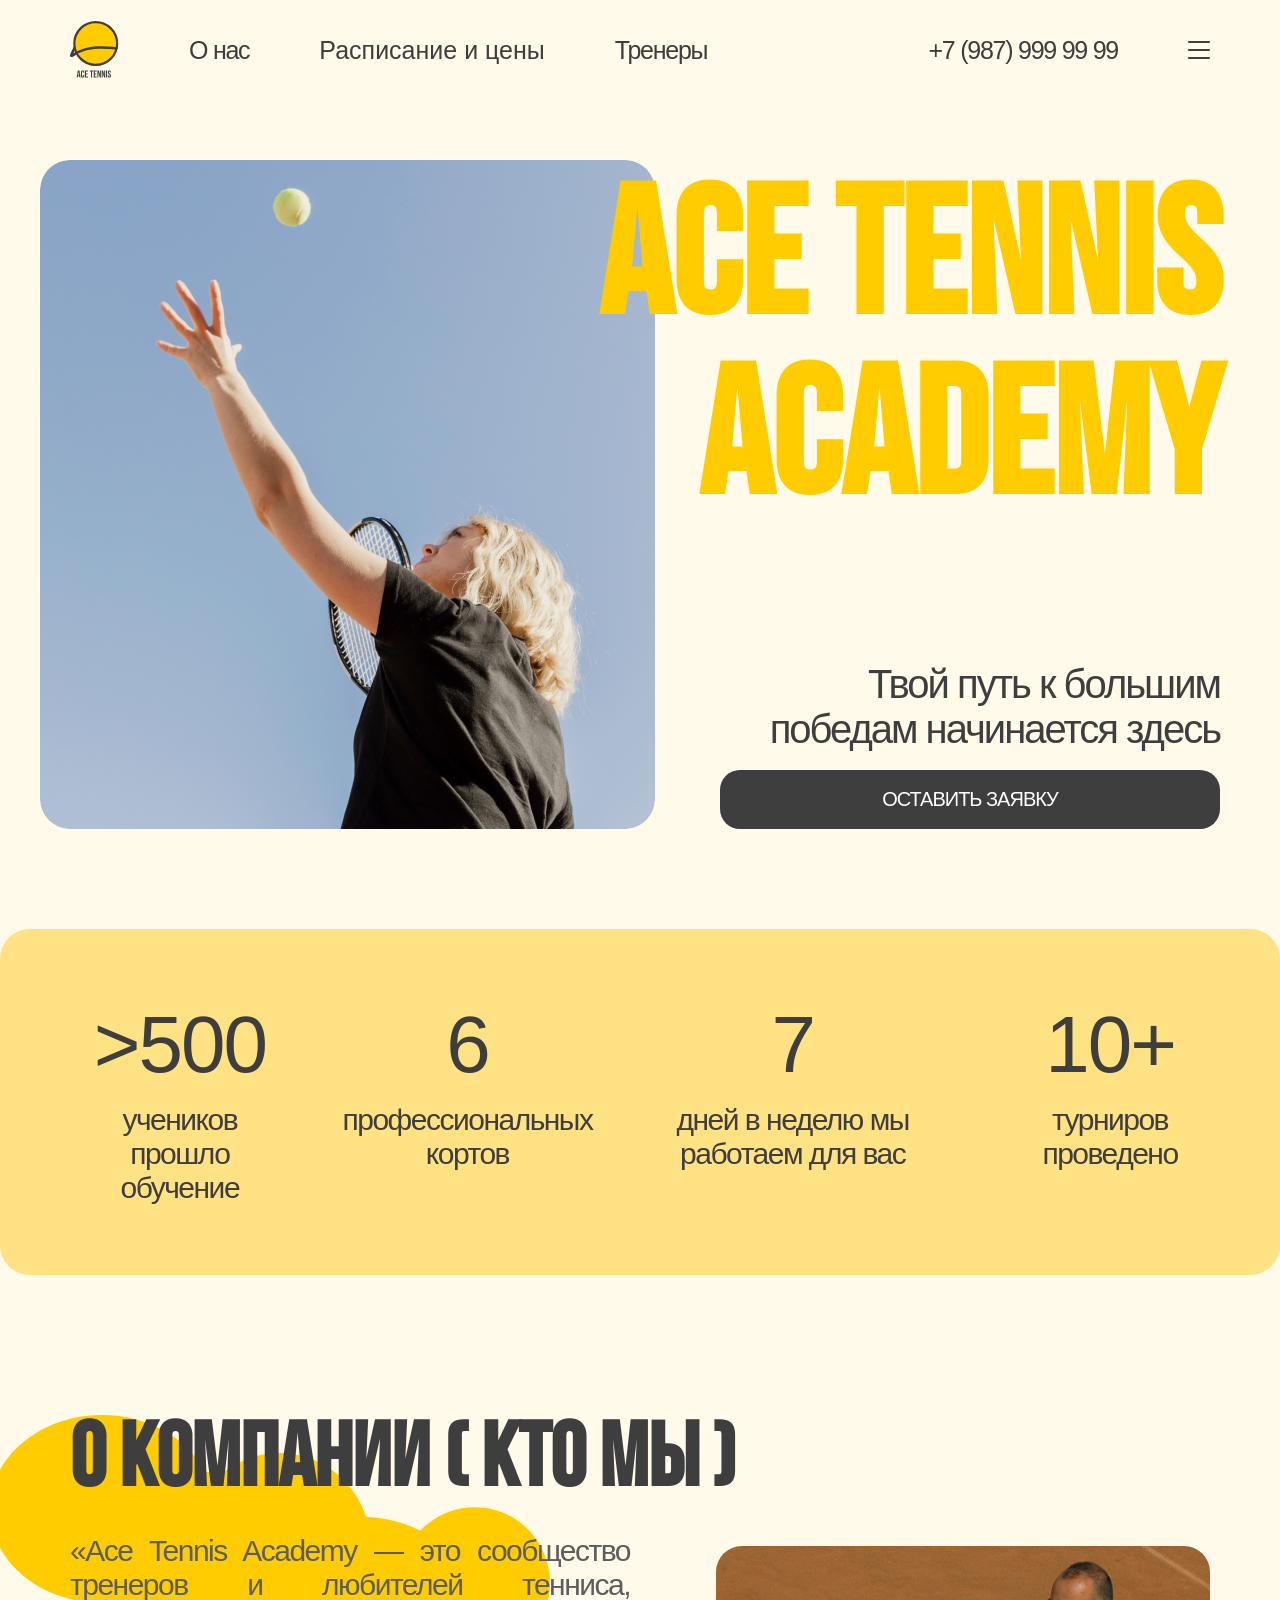
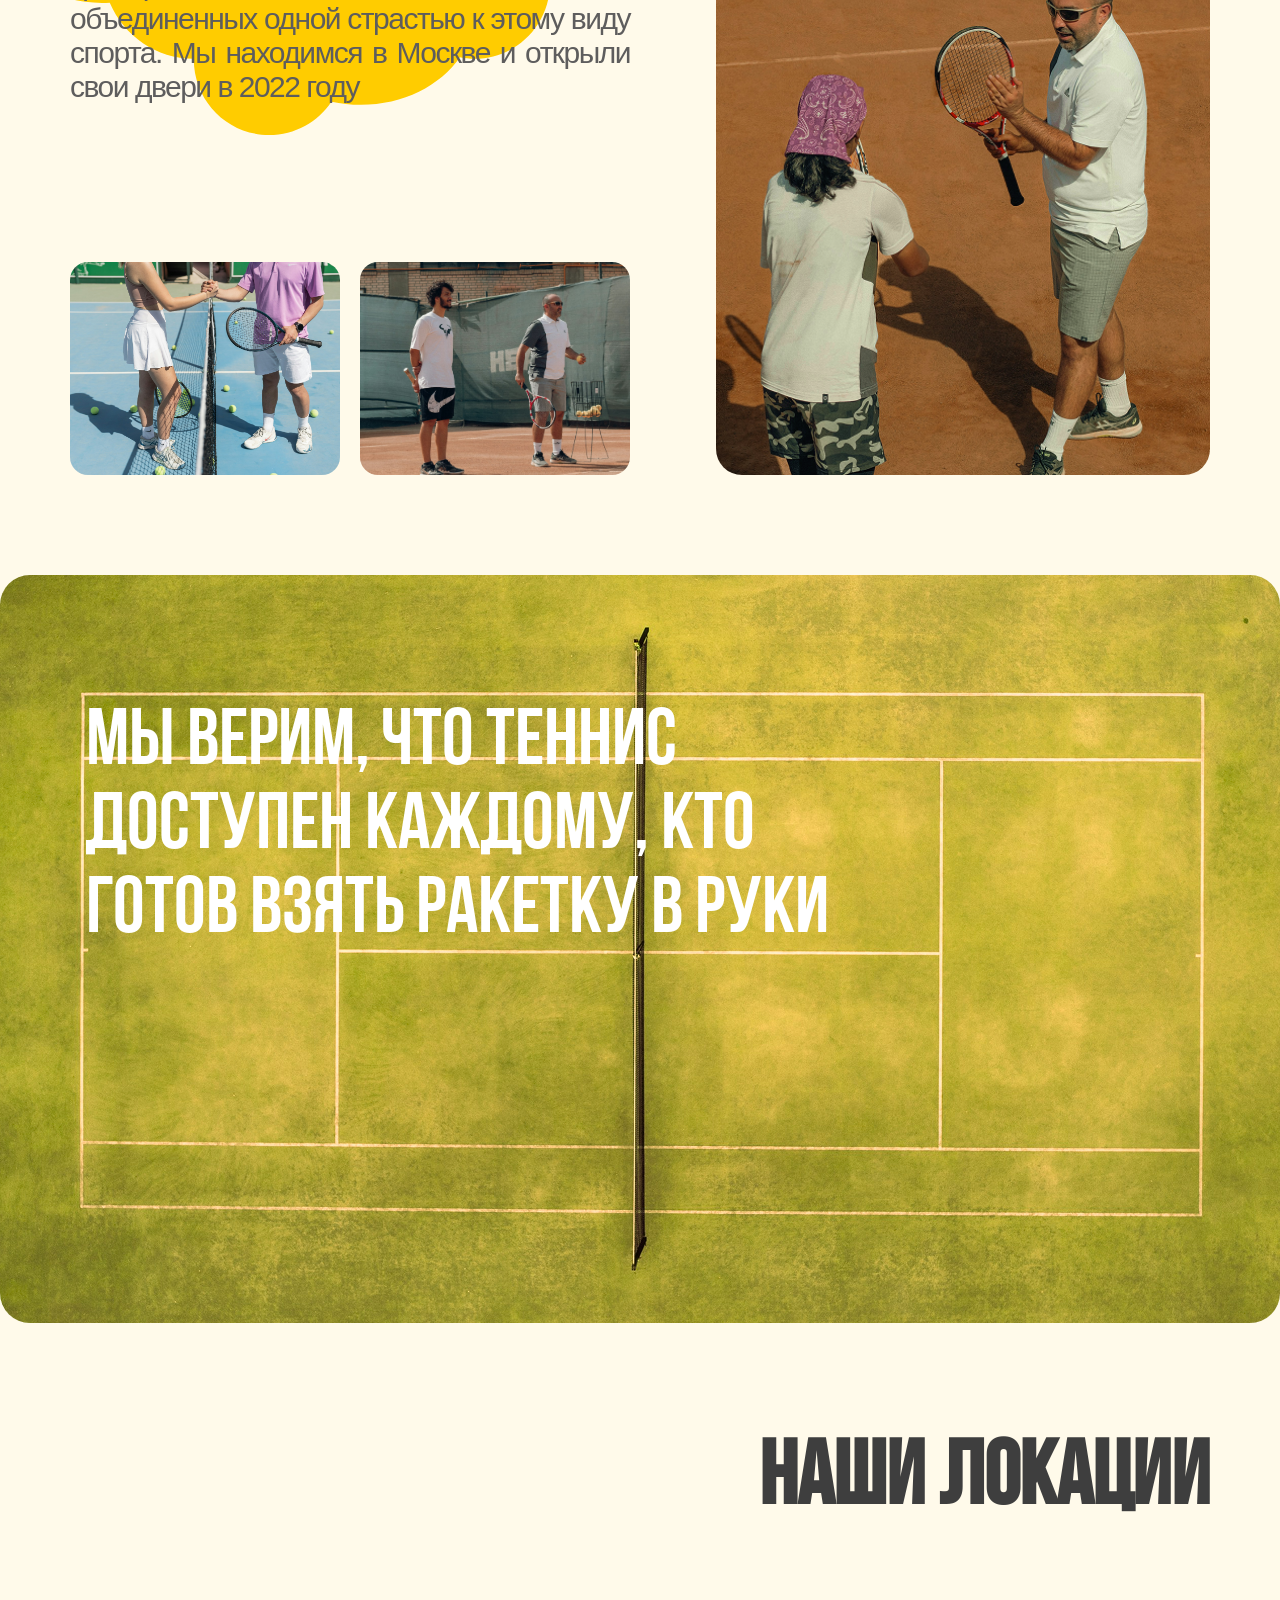
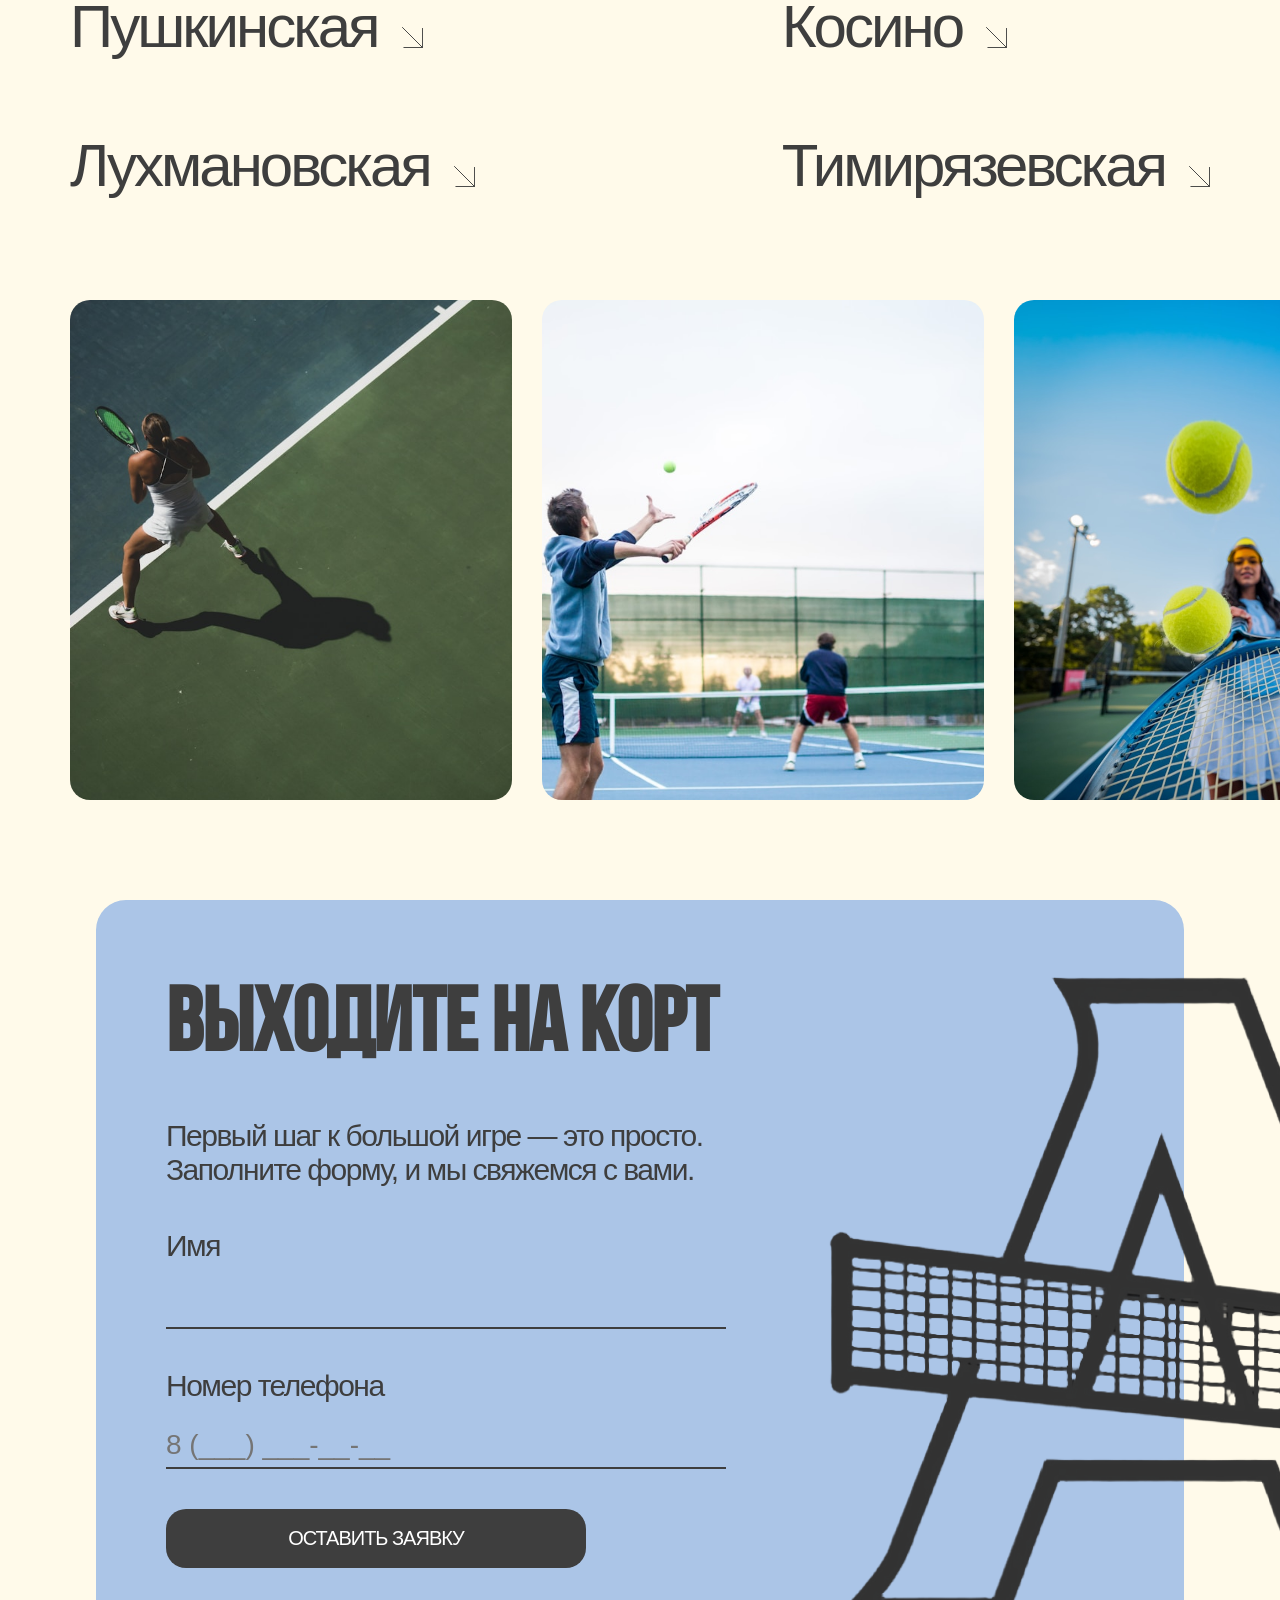
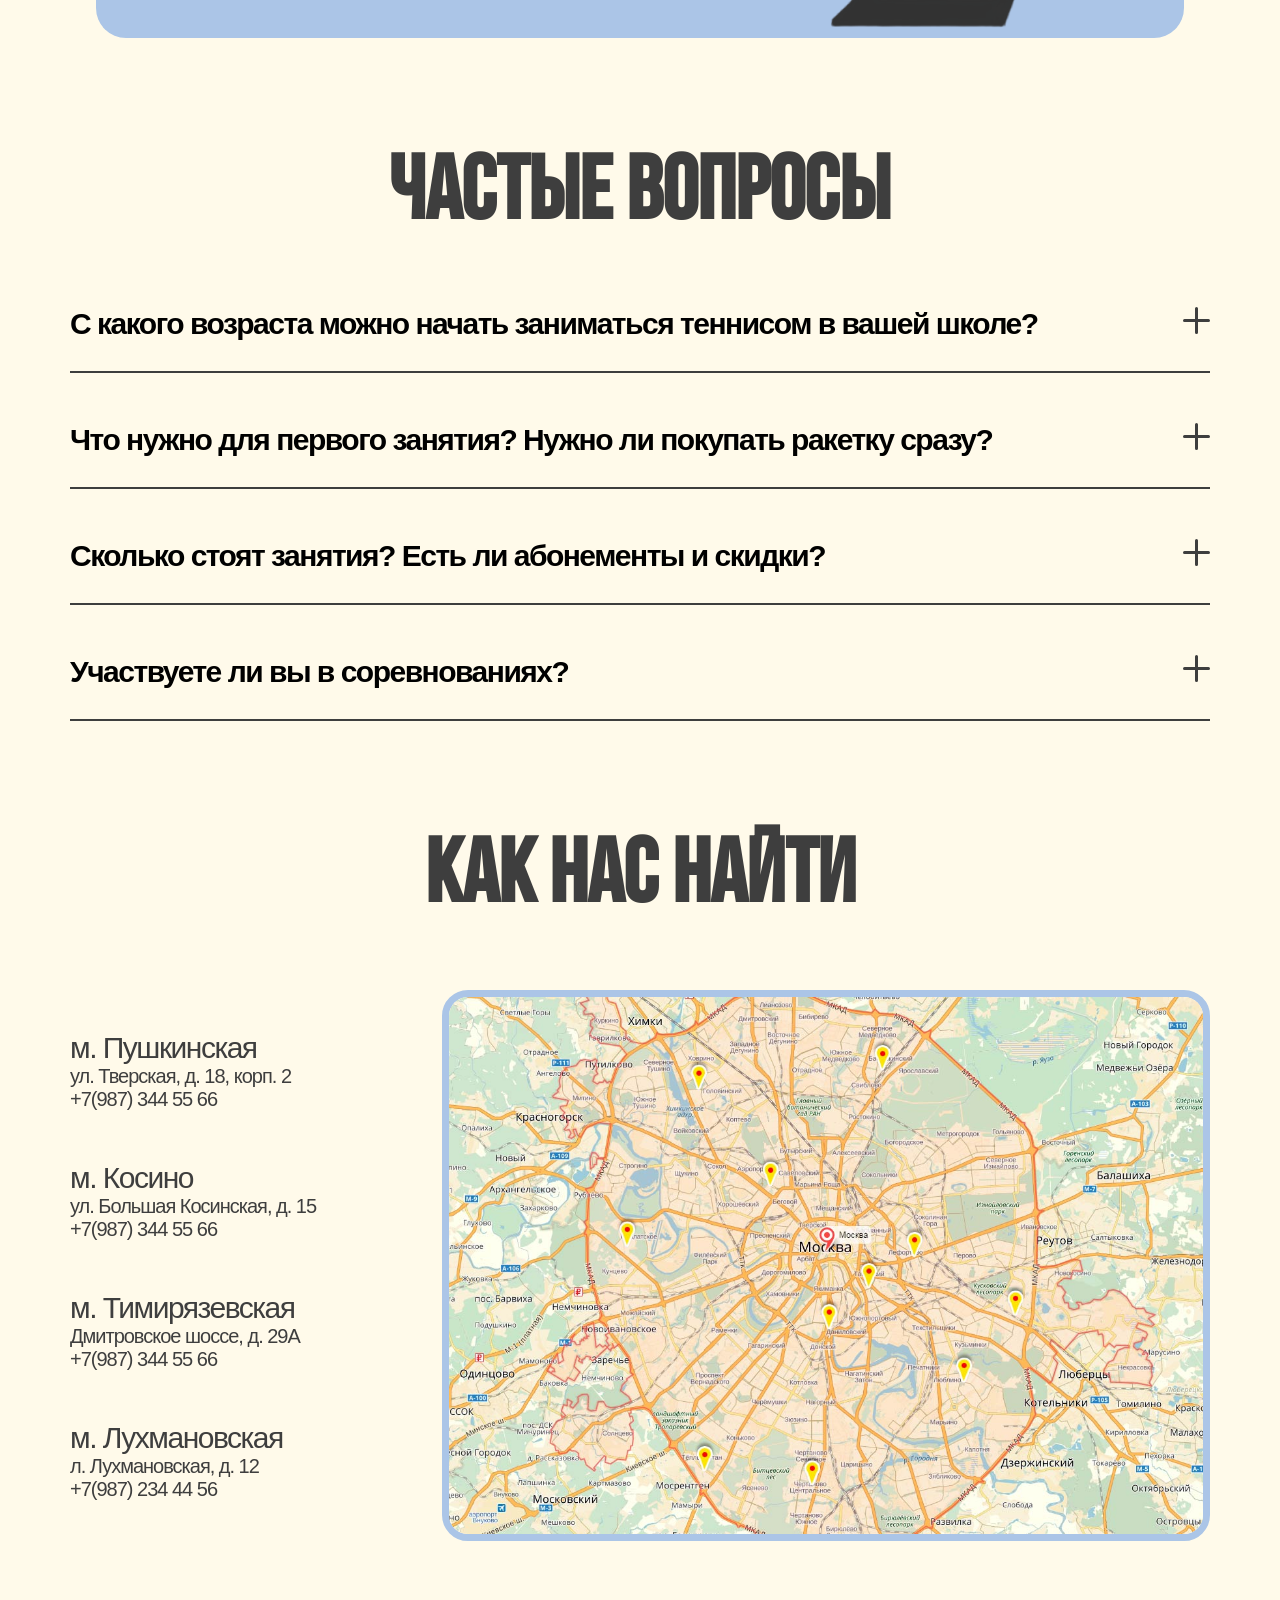
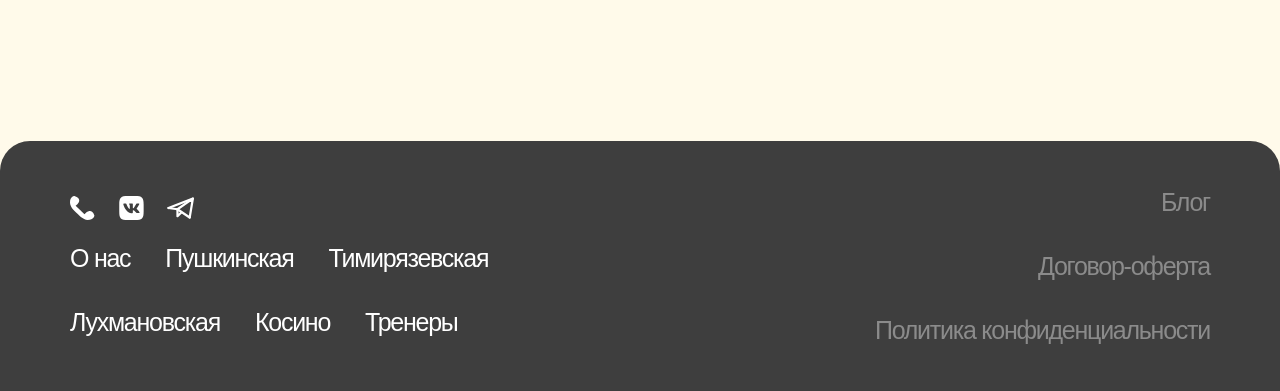
<file: index.html>
﻿<!doctype html>
<html lang="ru">
  <head>
    <meta charset="utf-8" />
    <meta name="viewport" content="width=device-width, initial-scale=1" />
    <title>Ace Tennis Academy</title>
    <link rel="preconnect" href="https://fonts.googleapis.com" />
    <link rel="preconnect" href="https://fonts.gstatic.com" crossorigin />
    <link
      href="https://fonts.googleapis.com/css2?family=Bebas+Neue&display=swap"
      rel="stylesheet"
    />
    <link rel="stylesheet" href="styles.css" />
  </head>
  <body>
    <div class="page">
      <header class="site-header">
        <div class="header-left">
          <img src="assets/img/лого.svg" alt=""/>
          
          <nav class="header-nav">
            <a href="about.html">О нас</a>
            <div class="header-schedule-wrap">
              <button
                class="header-schedule"
                type="button"
                data-header-schedule
              >
                Расписание и цены
              </button>
              <div
                class="header-schedule-panel"
                data-header-schedule-panel
                aria-hidden="true"
              >
                <a href="schedule-pushkinskaya.html">Пушкинская</a>
                <a href="schedule-timiryazevskaya.html">Тимирязевская</a>
                <a href="schedule-kosino.html">Косино</a>
                <a href="schedule-lukhmanovskaya.html">Лухмановская</a>
              </div>
            </div>
            <a href="trainers.html">Тренеры</a>
          </nav>
        </div>
        <div class="header-right">
          <div class="header-phone">+7 (987) 999 99 99</div>
          <button
            class="burger"
            type="button"
            aria-label="Открыть меню"
            data-menu-open
          >
            <span></span>
            <span></span>
            <span></span>
          </button>
        </div>
      </header>

      <div class="menu-overlay" data-menu-overlay aria-hidden="true">
        <div class="menu-panel" role="dialog" aria-modal="true">
          <button class="menu-close" type="button" aria-label="Закрыть меню" data-menu-close></button>
          <nav class="menu-links">
  <a href="index.html">Главная</a>
  <a href="about.html">О нас</a>
  
  <!-- Обёртка для кнопки + выпадашки -->
  <div class="menu-schedule-wrap">
    <button class="menu-link" type="button" data-menu-schedule>
      Расписание и цены
    </button>
    <div class="menu-schedule" data-menu-schedule-panel aria-hidden="true">
      <a href="schedule-pushkinskaya.html">Пушкинская</a>
      <a href="schedule-timiryazevskaya.html">Тимирязевская</a>
      <a href="schedule-kosino.html">Косино</a>
      <a href="schedule-lukhmanovskaya.html">Лухмановская</a>
    </div>
  </div>
  
  <a href="trainers.html">Тренеры</a>
  <a href="reviews.html">Отзывы</a>
  <a href="certificates.html">Сертификаты</a>
</nav>
          <div class="menu-contacts">
            <div class="menu-phone">+7 (987) 999 99 99</div>
            <div class="menu-icons">
              <img src="assets/img/menu-icons.svg" alt="" />
            </div>
          </div>
          <button class="btn menu-cta" type="button" data-request-open>
            Оставить заявку
          </button>
        </div>
      </div>

      <main class="main" id="top">
        <section class="hero">
          <div class="hero-inner">
            <div class="hero-media">
              <picture>
                <source media="(max-width: 768px)" srcset="assets/img/hero-player-mobile.png">
                <img
                  src="assets/img/hero-player.png"
                  alt="Тренер бросает мяч"
                />
              </picture>
              
            </div>
            <div class="hero-copy">
              <h1 class="hero-title">Ace Tennis Academy</h1>
              <div class="hero-sub">
                <p>Твой путь к большим победам начинается здесь</p>
                <button class="btn" type="button" data-request-open>
                  Оставить заявку
                </button>
              </div>
            </div>
          </div>
            <div class="hero-sub hero-sub--mobile">
              <p>ТВОЙ ПУТЬ К БОЛЬШИМ ПОБЕДАМ НАЧИНАЕТСЯ ЗДЕСЬ</p>
              <button class="btn" type="button" data-request-open>
                Оставить заявку
              </button>
            </div>
        </section>

        <section class="facts">
          <div class="fact">
            <div class="fact-number">&gt;500</div>
            <div class="fact-text">учеников прошло обучение</div>
          </div>
          <div class="fact">
            <div class="fact-number">6</div>
            <div class="fact-text">профессиональных кортов</div>
          </div>
          <div class="fact">
            <div class="fact-number">7</div>
            <div class="fact-text">дней в неделю мы работаем для вас</div>
          </div>
          <div class="fact fact-highlight">
            <div class="fact-number">10+</div>
            <div class="fact-text">турниров проведено</div>
          </div>
        </section>

        <section class="about" id="about">
          <h2>О компании ( Кто мы )</h2>
          <div class="about-content">
            <div class="about-text">
              <p>
                «Ace Tennis Academy — это сообщество тренеров и любителей тенниса,
                объединенных одной страстью к этому виду спорта. Мы находимся в
                Москве и открыли свои двери в 2022 году
              </p>
              <div class="about-images">
                <div class="mask-image mask-small">
                  <img
                    src="assets/img/about-1.jpg"
                    alt="Тренировка на корте"
                  />
                </div>
                <div class="mask-image mask-small">
                  <img
                    src="assets/img/about-2.jpg"
                    alt="Тренер и ученик"
                  />
                </div>
              </div>
            </div>
            <div class="mask-image mask-large">
              <img
                src="assets/img/about-3.png"
                alt="Игровой момент"
              />
            </div>
          </div>
        </section>

        <section class="belief">
          <img
            class="belief-bg"
            src="assets/img/belief-bg.png"
            alt=""
          />
          <div class="belief-text">
            Мы верим, что теннис доступен каждому, кто готов взять ракетку в руки
          </div>
        </section>

        <section class="locations" id="schedule">
          <h2>Наши локации</h2>
          <div class="locations-grid">
            <div class="locations-col">
              <a href="schedule-pushkinskaya.html">
                <span>Пушкинская</span>
                <img
                  src="assets/img/location-arrow.svg"
                  alt=""
                />
              </a>
              <a href="schedule-lukhmanovskaya.html">
                <span>Лухмановская</span>
                <img
                  src="assets/img/location-arrow.svg"
                  alt=""
                />
              </a>
            </div>
            <div class="locations-col">
              <a href="schedule-kosino.html">
                <span>Косино</span>
                <img
                  src="assets/img/location-arrow.svg"
                  alt=""
                />
              </a>
              <a href="schedule-timiryazevskaya.html">
                <span>Тимирязевская</span>
                <img
                  src="assets/img/location-arrow.svg"
                  alt=""
                />
              </a>
            </div>
          </div>
        </section>

        

        <section class="gallery">
          <div class="gallery-track">
            <img
              src="assets/img/gallery-1.jpg"
              alt=""
            />
            <img
              src="assets/img/gallery-2.jpg"
              alt=""
            />
            <img
              src="assets/img/gallery-3.jpg"
              alt=""
            />
            <img
              src="assets/img/gallery-4.jpg"
              alt=""
            />
            <img
              src="assets/img/gallery-5.jpg"
              alt=""
            />
            <img
              src="assets/img/gallery-6.jpg"
              alt=""
            />
          </div>
        </section>

        <section class="cta">
  <div class="cta-content">

    <div class="cta-text">
      <h2>Выходите на корт</h2>

      <p>
        Первый шаг к большой игре — это просто.
        Заполните форму, и мы свяжемся с вами.
      </p>
    </div>

    <form class="cta-form">

      <label>
        <span>Имя</span>

        <input
          type="text"
          class="name-input"
          placeholder=""
	  required
  	  minlength="2"
  	  maxlength="40"
  	  pattern="[A-Za-zА-Яа-яЁё\s\-]+"
  	  title="Только буквы"
        />
      </label>

      <label>
        <span>Номер телефона</span>
        <input
          type="tel"
          class="phone-input"
          placeholder="8 (___) ___-__-__"
          required
          minlength="11"
          maxlength="12"
          pattern="^(\+7|8)\d{10}$"
          inputmode="tel"
          title="Введите номер в формате +7XXXXXXXXXX или 8XXXXXXXXXX "
        />
      </label>

      <button class="btn" type="submit">
        Оставить заявку
      </button>

    </form>

  </div>
  <div class="cta-logo"></div>
</section>

        <section class="faq">
          <h2>Частые вопросы</h2>
          <div class="faq-list">
            <div class="faq-item">
              <button type="button">
                <span>С какого возраста можно начать заниматься теннисом в вашей школе?</span>
                <img
                  src="assets/img/faq-plus.svg"
                  alt=""
                />
              </button>
              <p class="faq-answer">
                Принимаем учеников с 4 лет, есть группы для детей и взрослых. Программу
                подбираем по возрасту и уровню подготовки.
              </p>
              <div class="faq-line"></div>
            </div>
            <div class="faq-item">
              <button type="button">
                <span>Что нужно для первого занятия? Нужно ли покупать ракетку сразу?</span>
                <img
                  src="assets/img/faq-plus.svg"
                  alt=""
                />
              </button>
              <p class="faq-answer">
                На первое занятие достаточно удобной формы и кроссовок. Ракетку и мячи
                предоставим на месте.
              </p>
              <div class="faq-line"></div>
            </div>
            <div class="faq-item">
              <button type="button">
                <span>Сколько стоят занятия? Есть ли абонементы и скидки?</span>
                <img
                  src="assets/img/faq-plus.svg"
                  alt=""
                />
              </button>
              <p class="faq-answer">
                Стоимость зависит от формата и длительности занятий. Есть абонементы и
                семейные скидки — подскажем лучший вариант.
              </p>
              <div class="faq-line"></div>
            </div>
            <div class="faq-item">
              <button type="button">
                <span>Участвуете ли вы в соревнованиях?</span>
                <img
                  src="assets/img/faq-plus.svg"
                  alt=""
                />
              </button>
              <p class="faq-answer">
                Да, мы участвуем в различных соревнованиях и турнирах. Ребята получают опыт и радость от участия в спортивных мероприятиях.
              </p>
              <div class="faq-line"></div>
            </div>
          </div>
        </section>

        <section class="contacts" id="contacts">
          <h2>Как нас найти</h2>
          <div class="contacts-inner">
            <div class="contacts-list">
              <div class="contact-item">
                <div class="contact-title">м. Пушкинская</div>
                <div class="contact-right">
                <div class="contact-text">ул. Тверская, д. 18, корп. 2</div>
                <div class="contact-text">+7(987) 344 55 66</div>
                </div>
              </div>
              <div class="contact-item">
                <div class="contact-title">м. Косино</div>
                <div class="contact-right">
                <div class="contact-text">ул. Большая Косинская, д. 15</div>
                <div class="contact-text">+7(987) 344 55 66</div>
                </div>
              </div>
              <div class="contact-item">
                <div class="contact-title">м. Тимирязевская</div>
                <div class="contact-right">
                <div class="contact-text">Дмитровское шоссе, д. 29А</div>
                <div class="contact-text">+7(987) 344 55 66</div>
                </div>
              </div>
              <div class="contact-item">
                <div class="contact-title">м. Лухмановская</div>
                <div class="contact-right">
                <div class="contact-text">л. Лухмановская, д. 12</div>
                <div class="contact-text">+7(987) 234 44 56</div>
                </div>
              </div>
            </div>
            <div class="contacts-map">
              <img
                src="assets/img/map.jpg"
                alt="Карта"
              />
            </div>
          </div>
        </section>
      </main>

      <div class="request-modal" data-request-form-modal aria-hidden="true">
        <div
          class="request-modal__window request-modal__window--form"
          role="dialog"
          aria-modal="true"
          aria-labelledby="request-form-title"
        >
          <button
            class="request-modal__close"
            type="button"
            aria-label="Закрыть"
            data-request-form-close
          ></button>
          <div class="request-modal__content">
            <div class="request-modal__header">
              <h2 id="request-form-title">Ace Tennis Academy</h2>
              <p>Оставьте заявку и мы свяжемся с вами</p>
            </div>
            <form class="request-form" data-request-form>
              <input type="text" class="name-input" name="name" placeholder="Имя" required minlength="2" maxlength="40" pattern="[A-Za-zА-Яа-яЁё\s\-]+" title="Только буквы"/>
              <input
                type="tel"
                class="phone-input"
                placeholder="8 (___) ___-__-__"
                required
                minlength="11"
                maxlength="12"
                pattern="^(\+7|8)\d{10}$"
                inputmode="tel"
                title="Введите номер в формате +7XXXXXXXXXX или 8XXXXXXXXXX "
              />              
        <button class="btn request-submit" type="submit">
                Оставить заявку
              </button>
            </form>
          </div>
        </div>
      </div>

      <div class="request-modal" data-request-success aria-hidden="true">
        <div
          class="request-modal__window request-modal__window--success"
          role="dialog"
          aria-modal="true"
          aria-labelledby="request-success-title"
        >
          <button
            class="request-modal__close"
            type="button"
            aria-label="Закрыть"
            data-request-success-close
          ></button>
          <h2 id="request-success-title">Заявка отправлена</h2>
        </div>
      </div>

      <footer class="site-footer">
        <div class="footer-left">
          <div class="footer-icons">
            <img src="assets/img/footer-logo.svg" alt="Контакты" />
          </div>
          <nav class="footer-nav">
            <a href="about.html">О нас</a>
            <a href="schedule-pushkinskaya.html">Пушкинская</a>
            <a href="schedule-timiryazevskaya.html">Тимирязевская</a>
            <a href="schedule-lukhmanovskaya.html">Лухмановская</a>
            <a href="schedule-kosino.html">Косино</a>
            <a href="trainers.html">Тренеры</a>
          </nav>
        </div>
        <div class="footer-right">
          <div>Блог</div>
          <div>Договор-оферта</div>
          <div>Политика конфиденциальности</div>
        </div>
      </footer>
    </div>
    <script src="menu.js"></script>
    <script src="request.js"></script>
  </body>
</html>
</file>
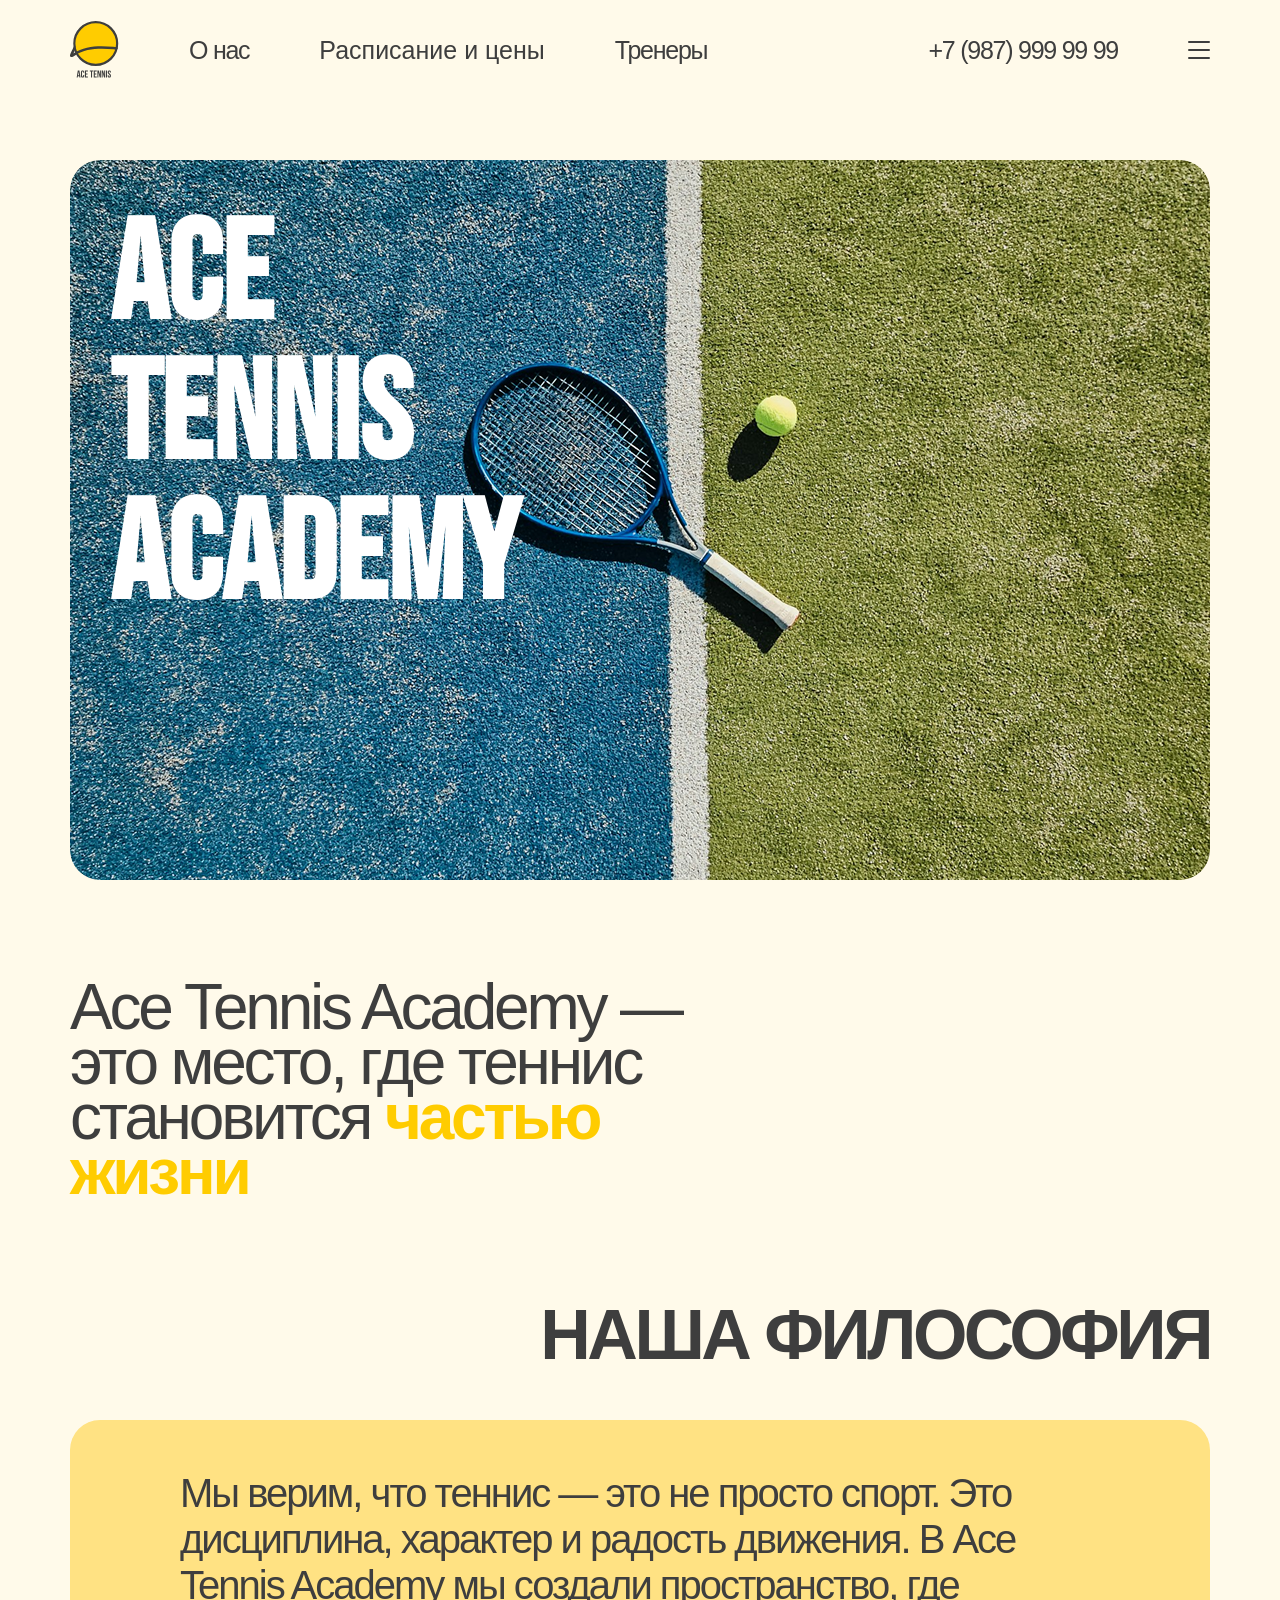
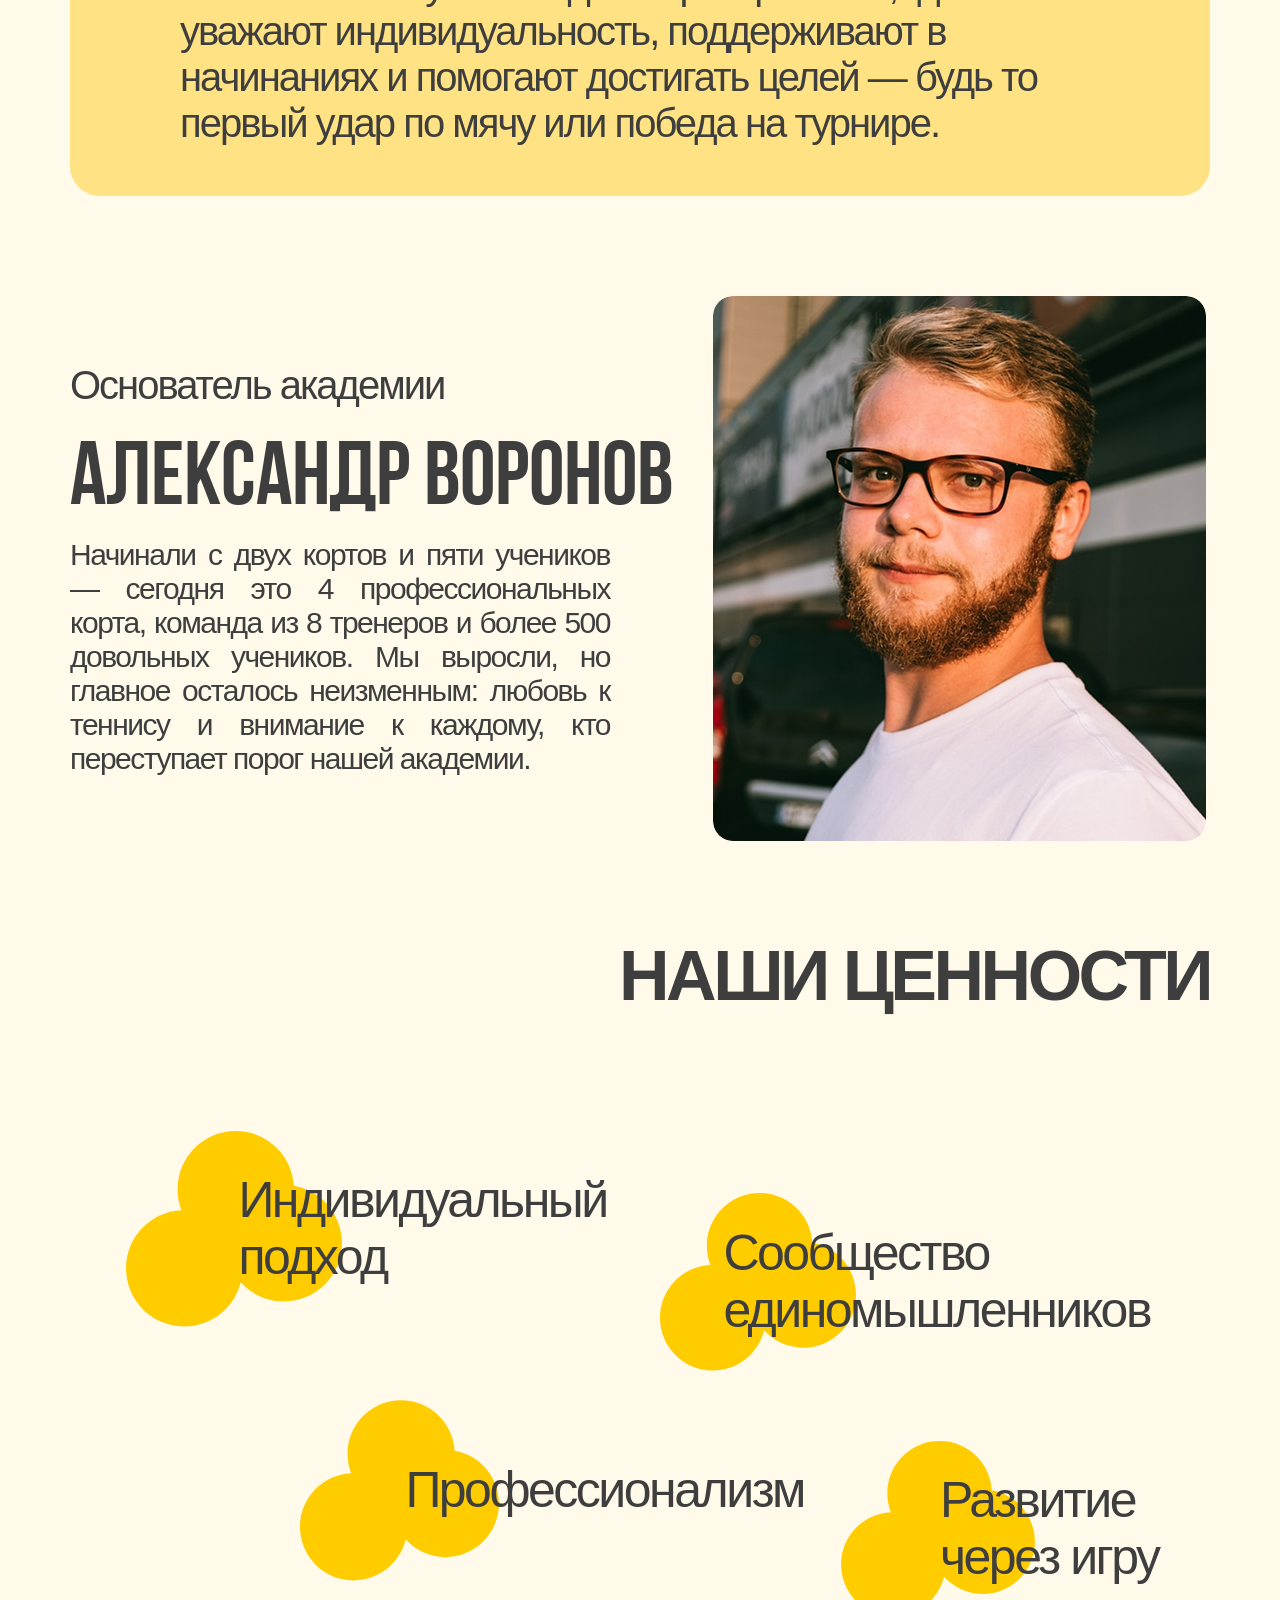
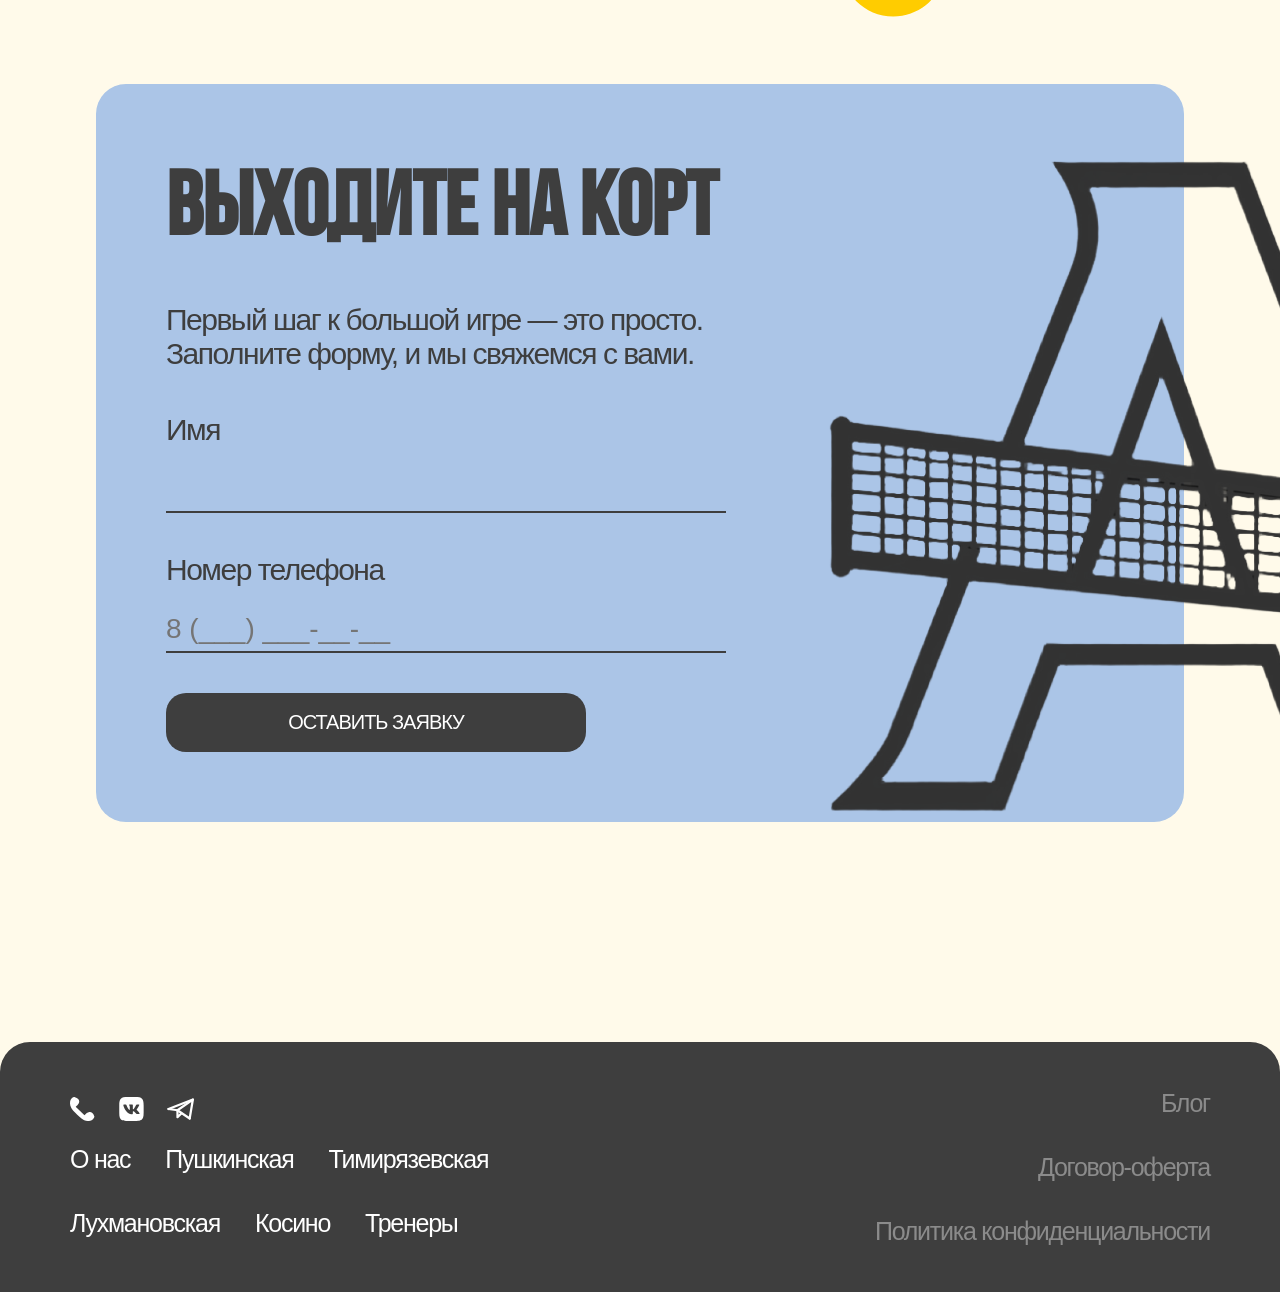
<file: about.html>
<!doctype html>
<html lang="ru">
  <head>
    <meta charset="utf-8" />
    <meta name="viewport" content="width=device-width, initial-scale=1" />
    <title>О нас - Ace Tennis Academy</title>
    <link rel="preconnect" href="https://fonts.googleapis.com" />
    <link rel="preconnect" href="https://fonts.gstatic.com" crossorigin />
    <link
      href="https://fonts.googleapis.com/css2?family=Bebas+Neue&display=swap"
      rel="stylesheet"
    />
    <link rel="stylesheet" href="styles.css" />
    <link rel="stylesheet" href="about.css" />
  </head>
  <body>
    <div class="page">
      <header class="site-header">
        <div class="header-left">
          <a class="logo" href="index.html" aria-label="Ace Tennis Academy">
            <img src="assets/img/лого.svg" alt=""/>
          </a>
          <nav class="header-nav">
            <a href="about.html">О нас</a>
            <div class="header-schedule-wrap">
              <button
                class="header-schedule"
                type="button"
                data-header-schedule
              >
                Расписание и цены
              </button>
              <div
                class="header-schedule-panel"
                data-header-schedule-panel
                aria-hidden="true"
              >
                <a href="schedule-pushkinskaya.html">Пушкинская</a>
                <a href="schedule-timiryazevskaya.html">Тимирязевская</a>
                <a href="schedule-kosino.html">Косино</a>
                <a href="schedule-lukhmanovskaya.html">Лухмановская</a>
              </div>
            </div>
            <a href="trainers.html">Тренеры</a>
          </nav>
        </div>
        <div class="header-right">
          <div class="header-phone">+7 (987) 999 99 99</div>
          <button
            class="burger"
            type="button"
            aria-label="Открыть меню"
            data-menu-open
          >
            <span></span>
            <span></span>
            <span></span>
          </button>
        </div>
      </header>

      <div class="menu-overlay" data-menu-overlay aria-hidden="true">
  <div class="menu-panel" role="dialog" aria-modal="true">
    <button class="menu-close" type="button" aria-label="Закрыть меню" data-menu-close></button>
    <nav class="menu-links">
      <a href="index.html">Главная</a>
      <a href="about.html">О нас</a>
      
      <!-- Обёртка для кнопки + выпадашки -->
      <div class="menu-schedule-wrap">
        <button class="menu-link" type="button" data-menu-schedule>
          Расписание и цены
        </button>
        <div class="menu-schedule" data-menu-schedule-panel aria-hidden="true">
          <a href="schedule-pushkinskaya.html">Пушкинская</a>
          <a href="schedule-timiryazevskaya.html">Тимирязевская</a>
          <a href="schedule-kosino.html">Косино</a>
          <a href="schedule-lukhmanovskaya.html">Лухмановская</a>
        </div>
      </div>
      
      <a href="trainers.html">Тренеры</a>
      <a href="reviews.html">Отзывы</a>
      <a href="certificates.html">Сертификаты</a>
    </nav>
    <div class="menu-contacts">
      <div class="menu-phone">+7 (987) 999 99 99</div>
      <div class="menu-icons">
        <img src="assets/img/menu-icons.svg" alt="" />
      </div>
    </div>
    <button class="btn menu-cta" type="button" data-request-open>
      Оставить заявку
    </button>
  </div>
</div>

      <main class="about-main">
        <section class="about-hero">
          <div class="about-hero-card">
            <img src="assets/img/Rectangle 4363.png" alt="Корт" />
            <h1>
              Ace
              <br />
              Tennis
              <br />
              Academy
            </h1>
          </div>
        </section>

        <section class="about-intro">
          <p>
            Ace Tennis Academy — это место, где теннис становится
            <span class="accent">частью жизни</span>
          </p>
        </section>

        <section class="about-philosophy" id="philosophy">
          <h2 class="about-heading-right">Наша философия</h2>
          <div class="about-quote">
            <p>
              Мы верим, что теннис — это не просто спорт. Это дисциплина,
              характер и радость движения. В Ace Tennis Academy мы создали
              пространство, где уважают индивидуальность, поддерживают в
              начинаниях и помогают достигать целей — будь то первый удар по
              мячу или победа на турнире.
            </p>
          </div>
        </section>

        <section class="about-founder" id="founder">
          <div class="founder-text">
            <div class="founder-label">Основатель академии</div>
            <div class="founder-name">Александр Воронов</div>
            <p>
              Начинали с двух кортов и пяти учеников — сегодня это 4
              профессиональных корта, команда из 8 тренеров и более 500
              довольных учеников. Мы выросли, но главное осталось неизменным:
              любовь к теннису и внимание к каждому, кто переступает порог нашей
              академии.
            </p>
          </div>
          <div class="founder-photo">
            <img src="assets/img/Rectangle 4369.png" alt="Александр Воронов" />
          </div>
        </section>

        <section class="about-values" id="values">
          <h2 class="about-heading-right">Наши ценности</h2>
          <div class="values-clouds">
            <div class="value-item value-1">
              <img class="value-icon" src="assets/img/Union.svg" alt="" />
              <span>Индивидуальный подход</span>
            </div>
            <div class="value-item value-2">
              <img class="value-icon" src="assets/img/Union.svg" alt="" />
              <span>Сообщество единомышленников</span>
            </div>
            <div class="value-item value-3">
              <img class="value-icon" src="assets/img/Union.svg" alt="" />
              <span>Профессионализм</span>
            </div>
            <div class="value-item value-4">
              <img class="value-icon" src="assets/img/Union.svg" alt="" />
              <span>Развитие через игру</span>
            </div>
          </div>
        </section>

        <section class="cta">
          <div class="cta-content">
            <div class="cta-text">
              <h2>Выходите на корт</h2>
              <p>
                Первый шаг к большой игре — это просто. Заполните форму, и мы
                свяжемся с вами.
              </p>
            </div>
            <form class="cta-form">
              <label>
                <span>Имя</span>
                <input type="text" class="name-input" placeholder="" required minlength="2" maxlength="40" pattern="[A-Za-zА-Яа-яЁё\s\-]+" title="Только буквы" />
              </label>
              <label>
                <span>Номер телефона</span>
                <input type="tel"
                  class="phone-input"
                  placeholder="8 (___) ___-__-__"
                  required
                  minlength="11"
                  maxlength="12"
                  pattern="^(\+7|8)\d{10}$"
                  inputmode="tel"
                  title="Введите номер в формате +7XXXXXXXXXX или 8XXXXXXXXXX " 
                />
              </label>
              <button class="btn" type="submit">Оставить заявку</button>
            </form>
          </div>
          <div class="cta-logo"></div>
        </section>
      </main>

      <div class="request-modal" data-request-form-modal aria-hidden="true">
        <div
          class="request-modal__window request-modal__window--form"
          role="dialog"
          aria-modal="true"
          aria-labelledby="request-form-title"
        >
          <button
            class="request-modal__close"
            type="button"
            aria-label="Закрыть"
            data-request-form-close
          ></button>
          <div class="request-modal__content">
            <div class="request-modal__header">
              <h2 id="request-form-title">Ace Tennis Academy</h2>
              <p>Оставьте заявку и мы свяжемся с вами</p>
            </div>
            <form class="request-form" data-request-form>
              <input type="text" class="name-input" name="name" placeholder="Имя" required minlength="2" maxlength="40" pattern="[A-Za-zА-Яа-яЁё\s\-]+" title="Только буквы"/>
              <input
                        type="tel"
                        class="phone-input"
                        placeholder="8 (___) ___-__-__"
                        required
                        minlength="11"
                        maxlength="12"
                        pattern="^(\+7|8)\d{10}$"
                        inputmode="tel"
                        title="Введите номер в формате +7XXXXXXXXXX или 8XXXXXXXXXX "
                      />              
              <button class="btn request-submit" type="submit">
                Оставить заявку
              </button>
            </form>
          </div>
        </div>
      </div>

      <div class="request-modal" data-request-success aria-hidden="true">
        <div
          class="request-modal__window request-modal__window--success"
          role="dialog"
          aria-modal="true"
          aria-labelledby="request-success-title"
        >
          <button
            class="request-modal__close"
            type="button"
            aria-label="Закрыть"
            data-request-success-close
          ></button>
          <h2 id="request-success-title">Заявка отправлена</h2>
        </div>
      </div>

      <footer class="site-footer">
        <div class="footer-left">
          <div class="footer-icons">
            <img src="assets/img/footer-logo.svg" alt="Контакты" />
          </div>
          <nav class="footer-nav">
            <a href="about.html">О нас</a>
            <a href="schedule-pushkinskaya.html">Пушкинская</a>
            <a href="schedule-timiryazevskaya.html">Тимирязевская</a>
            <a href="schedule-lukhmanovskaya.html">Лухмановская</a>
            <a href="schedule-kosino.html">Косино</a>
            <a href="trainers.html">Тренеры</a>
          </nav>
        </div>
        <div class="footer-right">
          <div>Блог</div>
          <div>Договор-оферта</div>
          <div>Политика конфиденциальности</div>
        </div>
      </footer>
    </div>
    <script src="menu.js"></script>
    <script src="request.js"></script>
  </body>
</html>
</file>
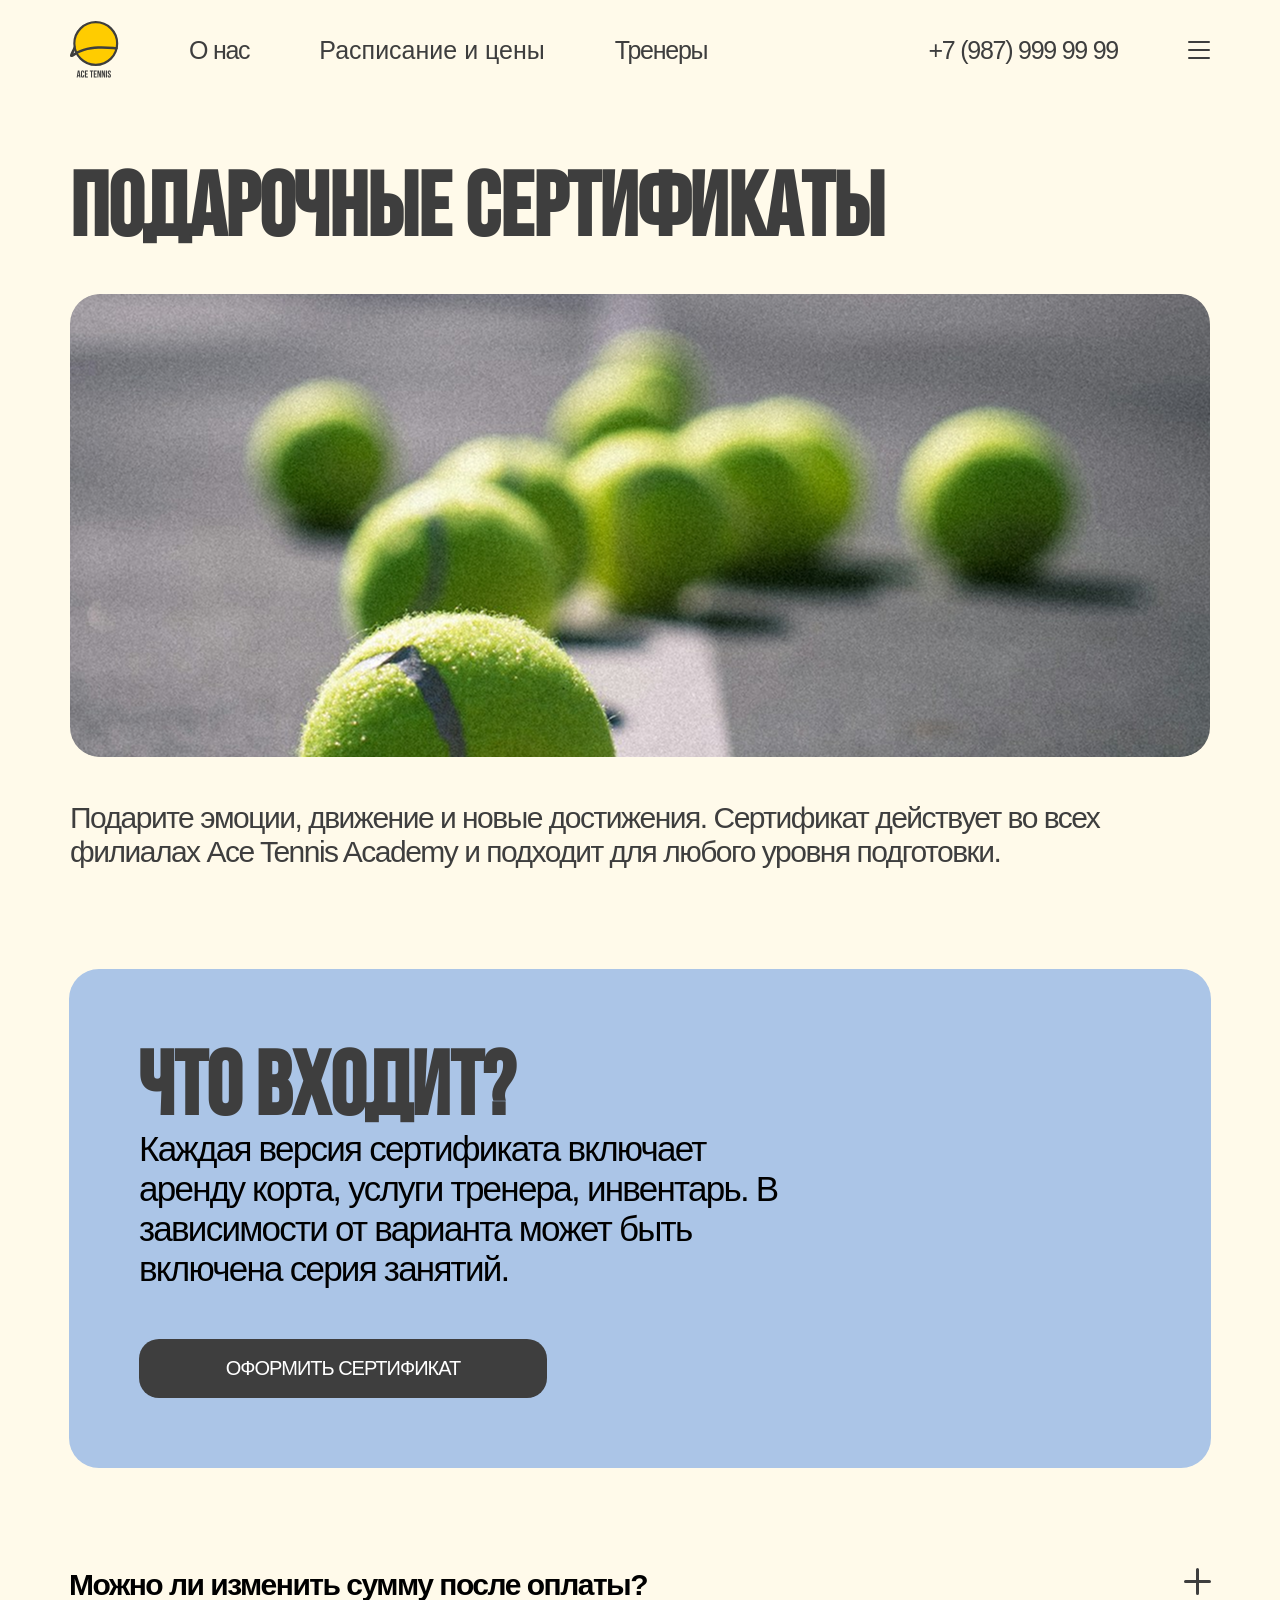
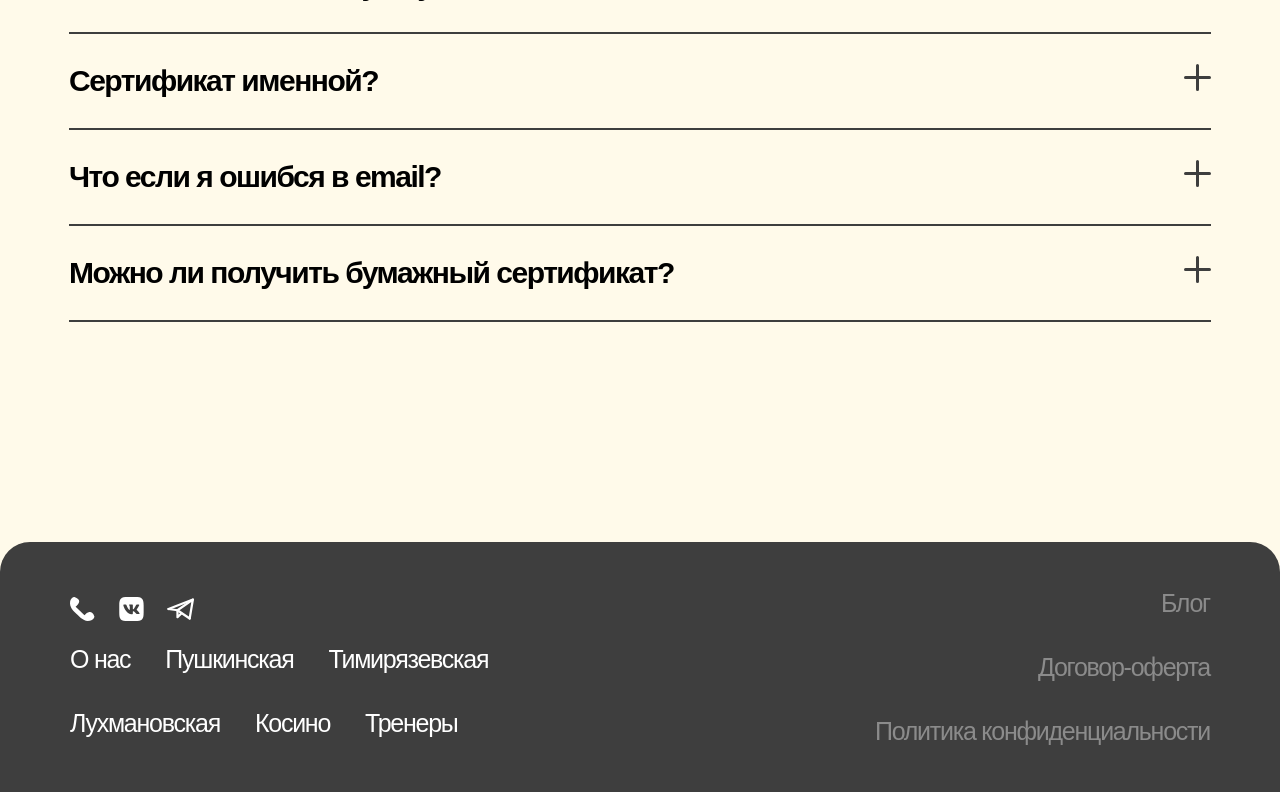
<file: certificates.html>
<!doctype html>
<html lang="ru">
  <head>
    <meta charset="utf-8" />
    <meta name="viewport" content="width=device-width, initial-scale=1" />
    <title>Сертификаты - Ace Tennis Academy</title>
    <link rel="preconnect" href="https://fonts.googleapis.com" />
    <link rel="preconnect" href="https://fonts.gstatic.com" crossorigin />
    <link
      href="https://fonts.googleapis.com/css2?family=Bebas+Neue&display=swap"
      rel="stylesheet"
    />
    <link rel="stylesheet" href="styles.css" />
    <link rel="stylesheet" href="certificates.css" />
  </head>
  <body>
    <div class="page">
      <header class="site-header">
        <div class="header-left">
          <a class="logo" href="index.html" aria-label="Ace Tennis Academy">
            <img src="assets/img/лого.svg" alt=""/>
          </a>
          <nav class="header-nav">
            <a href="about.html">О нас</a>
            <div class="header-schedule-wrap">
              <button
                class="header-schedule"
                type="button"
                data-header-schedule
              >
                Расписание и цены
              </button>
              <div
                class="header-schedule-panel"
                data-header-schedule-panel
                aria-hidden="true"
              >
                <a href="schedule-pushkinskaya.html">Пушкинская</a>
                <a href="schedule-timiryazevskaya.html">Тимирязевская</a>
                <a href="schedule-kosino.html">Косино</a>
                <a href="schedule-lukhmanovskaya.html">Лухмановская</a>
              </div>
            </div>
            <a href="trainers.html">Тренеры</a>
          </nav>
        </div>
        <div class="header-right">
          <div class="header-phone">+7 (987) 999 99 99</div>
          <button
            class="burger"
            type="button"
            aria-label="Открыть меню"
            data-menu-open
          >
            <span></span>
            <span></span>
            <span></span>
          </button>
        </div>
      </header>

     <div class="menu-overlay" data-menu-overlay aria-hidden="true">
  <div class="menu-panel" role="dialog" aria-modal="true">
    <button class="menu-close" type="button" aria-label="Закрыть меню" data-menu-close></button>
    <nav class="menu-links">
      <a href="index.html">Главная</a>
      <a href="about.html">О нас</a>
      
      <!-- Обёртка для кнопки + выпадашки -->
      <div class="menu-schedule-wrap">
        <button class="menu-link" type="button" data-menu-schedule>
          Расписание и цены
        </button>
        <div class="menu-schedule" data-menu-schedule-panel aria-hidden="true">
          <a href="schedule-pushkinskaya.html">Пушкинская</a>
          <a href="schedule-timiryazevskaya.html">Тимирязевская</a>
          <a href="schedule-kosino.html">Косино</a>
          <a href="schedule-lukhmanovskaya.html">Лухмановская</a>
        </div>
      </div>
      
      <a href="trainers.html">Тренеры</a>
      <a href="reviews.html">Отзывы</a>
      <a href="certificates.html">Сертификаты</a>
    </nav>
    <div class="menu-contacts">
      <div class="menu-phone">+7 (987) 999 99 99</div>
      <div class="menu-icons">
        <img src="assets/img/menu-icons.svg" alt="" />
      </div>
    </div>
    <button class="btn menu-cta" type="button" data-request-open>
      Оставить заявку
    </button>
  </div>
</div>

      <main class="certificates-main">
        <section class="certificates-section">
          <h1>Подарочные сертификаты</h1>
          <img
            class="certificates-image"
            src="assets/img/Rectangle 4368.png"
            alt="Подарочные сертификаты"
          />
          <p class="certificates-desc">
            Подарите эмоции, движение и новые достижения. Сертификат действует
            во всех филиалах Ace Tennis Academy и подходит для любого уровня
            подготовки.
          </p>
        </section>

        <section class="certificates-card">
          <div class="certificates-card-text">
            <h2>Что входит?</h2>
            <p>
              Каждая версия сертификата включает аренду корта, услуги тренера,
              инвентарь. В зависимости от варианта может быть включена серия
              занятий.
            </p>
          </div>
          <button class="btn certificates-button" type="button">
            Оформить сертификат
          </button>
        </section>

        <section class="certificates-faq">
          <div class="faq-item">
            <button type="button">
              <span>Можно ли изменить сумму после оплаты?</span>
              <img src="assets/img/faq-plus.svg" alt="" />
            </button>
            <p class="faq-answer">
              Да, мы можем скорректировать номинал. Напишите нам в течение 24 часов
              после оплаты, и мы оформим замену.
            </p>
            <div class="faq-line"></div>
          </div>
          <div class="faq-item">
            <button type="button">
              <span>Сертификат именной?</span>
              <img src="assets/img/faq-plus.svg" alt="" />
            </button>
            <p class="faq-answer">
              Нет, сертификат можно подарить любому человеку. При желании мы
              укажем имя получателя в письме.
            </p>
            <div class="faq-line"></div>
          </div>
          <div class="faq-item">
            <button type="button">
              <span>Что если я ошибся в email?</span>
              <img src="assets/img/faq-plus.svg" alt="" />
            </button>
            <p class="faq-answer">
              Сообщите правильный адрес в течение суток, и мы отправим сертификат
              повторно. Если письмо уже ушло, сделаем новую отправку.
            </p>
            <div class="faq-line"></div>
          </div>
          <div class="faq-item">
            <button type="button">
              <span>Можно ли получить бумажный сертификат?</span>
              <img src="assets/img/faq-plus.svg" alt="" />
            </button>
            <p class="faq-answer">
              Да, можно забрать в любом филиале. Предупредите нас заранее, чтобы
              мы подготовили печатный вариант.
            </p>
            <div class="faq-line"></div>
          </div>
        </section>
      </main>

      <div class="modal-backdrop" data-cert-modal aria-hidden="true">
        <div
          class="modal-window"
          role="dialog"
          aria-modal="true"
          aria-labelledby="cert-modal-title"
        >
          <button
            class="modal-close"
            type="button"
            aria-label="Закрыть"
            data-cert-close
          ></button>
          <h2 id="cert-modal-title">Оформить сертификат</h2>
          <p class="modal-subtitle">
            Оформите онлайн — направим ссылку для оплаты на ваш номер.
          </p>
          <form class="cert-form" data-cert-form>
            <input
  type="text"
  name="amount"
  placeholder="Сумма"
  inputmode="numeric"
  pattern="[0-9]+"
  maxlength="6"
  required
/>
            <input
  type="text"
  name="recipient"
  placeholder="Имя получателя"
  minlength="2"
  maxlength="40"
  required
/>
            <input
  type="text"
  name="from"
  placeholder="От кого (ваше имя)"
  minlength="2"
  maxlength="40"
  required
/>
            <input
  type="text"
  name="message"
  placeholder="Поздравление / подпись"
  maxlength="200"
/>
            <input
  type="tel"
  name="phone"
  placeholder="Ваш номер телефона"
  inputmode="numeric"
  pattern="[0-9+]{10,15}"
  minlength="10"
  maxlength="15"
  required
/>
            <input
  type="email"
  name="email"
  placeholder="Ваш Email"
  required
/>
            <label class="cert-check">
              <input type="checkbox" name="agreement" required />
              <span>Согласие на обработку персональных данных</span>
            </label>
            <button class="btn cert-submit" type="submit">
              Оформить сертификат
            </button>
          </form>
        </div>
      </div>

      <div class="modal-backdrop" data-cert-success aria-hidden="true">
        <div
          class="modal-window modal-success"
          role="dialog"
          aria-modal="true"
          aria-labelledby="cert-success-title"
        >
          <button
            class="modal-close"
            type="button"
            aria-label="Закрыть"
            data-cert-success-close
          ></button>
          <h2 id="cert-success-title">Сертификат оформлен</h2>
          <p class="modal-subtitle">
            Ожидайте, в ближайшее время отправим ссылку для оплаты на номер
            телефона, указанный при заполнении.
          </p>
        </div>
      </div>

<div class="request-modal" data-request-form-modal aria-hidden="true">
        <div
          class="request-modal__window request-modal__window--form"
          role="dialog"
          aria-modal="true"
          aria-labelledby="request-form-title"
        >
          <button
            class="request-modal__close"
            type="button"
            aria-label="Закрыть"
            data-request-form-close
          ></button>
          <div class="request-modal__content">
            <div class="request-modal__header">
              <h2 id="request-form-title">Ace Tennis Academy</h2>
              <p>Оставьте заявку и мы свяжемся с вами</p>
            </div>
            <form class="request-form" data-request-form>
              <input type="text" class="name-input" name="name" placeholder="Имя" />
              <input
                type="tel"
                class="phone-input"
                placeholder="8 (___) ___-__-__"
                required
                minlength="11"
                maxlength="12"
                pattern="^(\+7|8)\d{10}$"
                inputmode="tel"
                title="Введите номер в формате +7XXXXXXXXXX или 8XXXXXXXXXX "
              />              
              <button class="btn request-submit" type="submit">
                Оставить заявку
              </button>
            </form>
          </div>
        </div>
      </div>

      <div class="request-modal" data-request-success aria-hidden="true">
        <div
          class="request-modal__window request-modal__window--success"
          role="dialog"
          aria-modal="true"
          aria-labelledby="request-success-title"
        >
          <button
            class="request-modal__close"
            type="button"
            aria-label="Закрыть"
            data-request-success-close
          ></button>
          <h2 id="request-success-title">Заявка отправлена</h2>
        </div>
      </div>

      <footer class="site-footer">
        <div class="footer-left">
          <div class="footer-icons">
            <img src="assets/img/footer-logo.svg" alt="Контакты" />
          </div>
          <nav class="footer-nav">
            <a href="about.html">О нас</a>
            <a href="schedule-pushkinskaya.html">Пушкинская</a>
            <a href="schedule-timiryazevskaya.html">Тимирязевская</a>
            <a href="schedule-lukhmanovskaya.html">Лухмановская</a>
            <a href="schedule-kosino.html">Косино</a>
            <a href="trainers.html">Тренеры</a>
          </nav>
        </div>
        <div class="footer-right">
          <div>Блог</div>
          <div>Договор-оферта</div>
          <div>Политика конфиденциальности</div>
        </div>
      </footer>
    </div>
    <script src="menu.js"></script>
    <script src="certificates.js"></script>
    <script src="request.js"></script>
  </body>
</html>
</file>
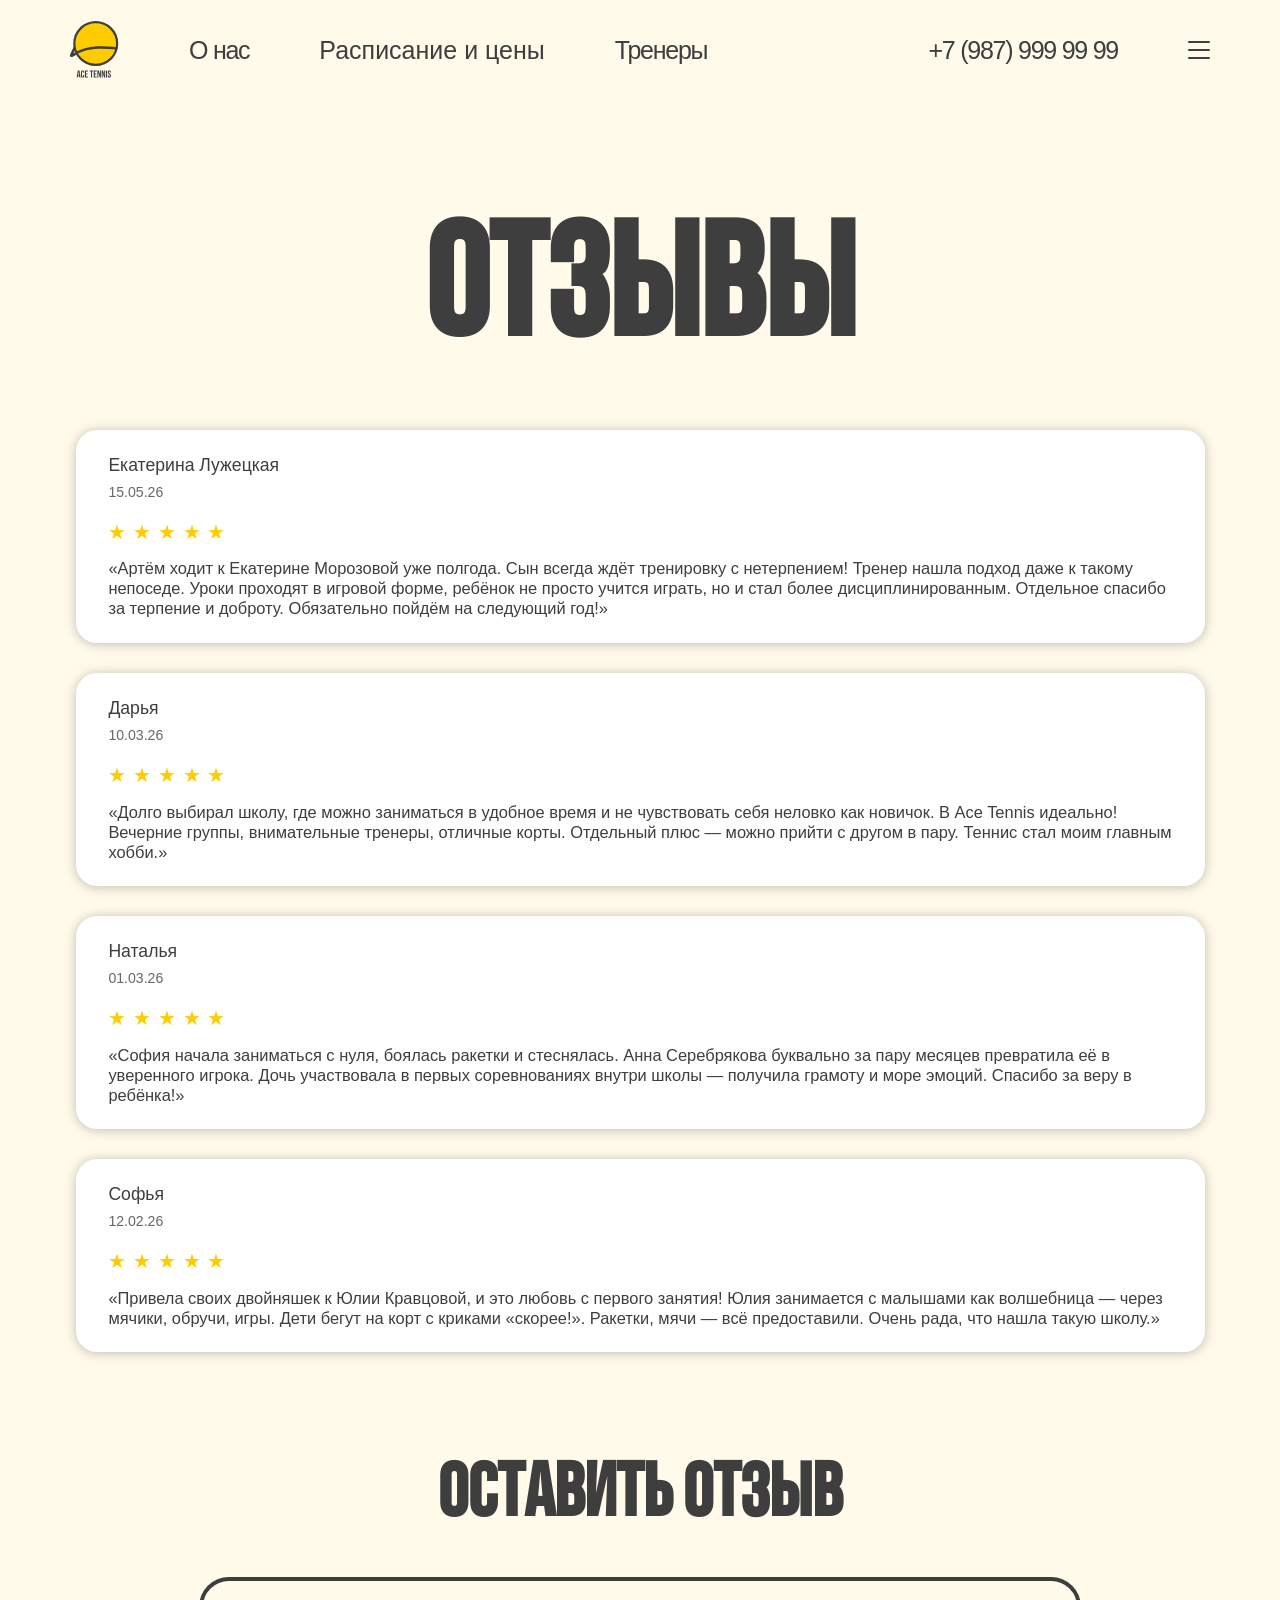
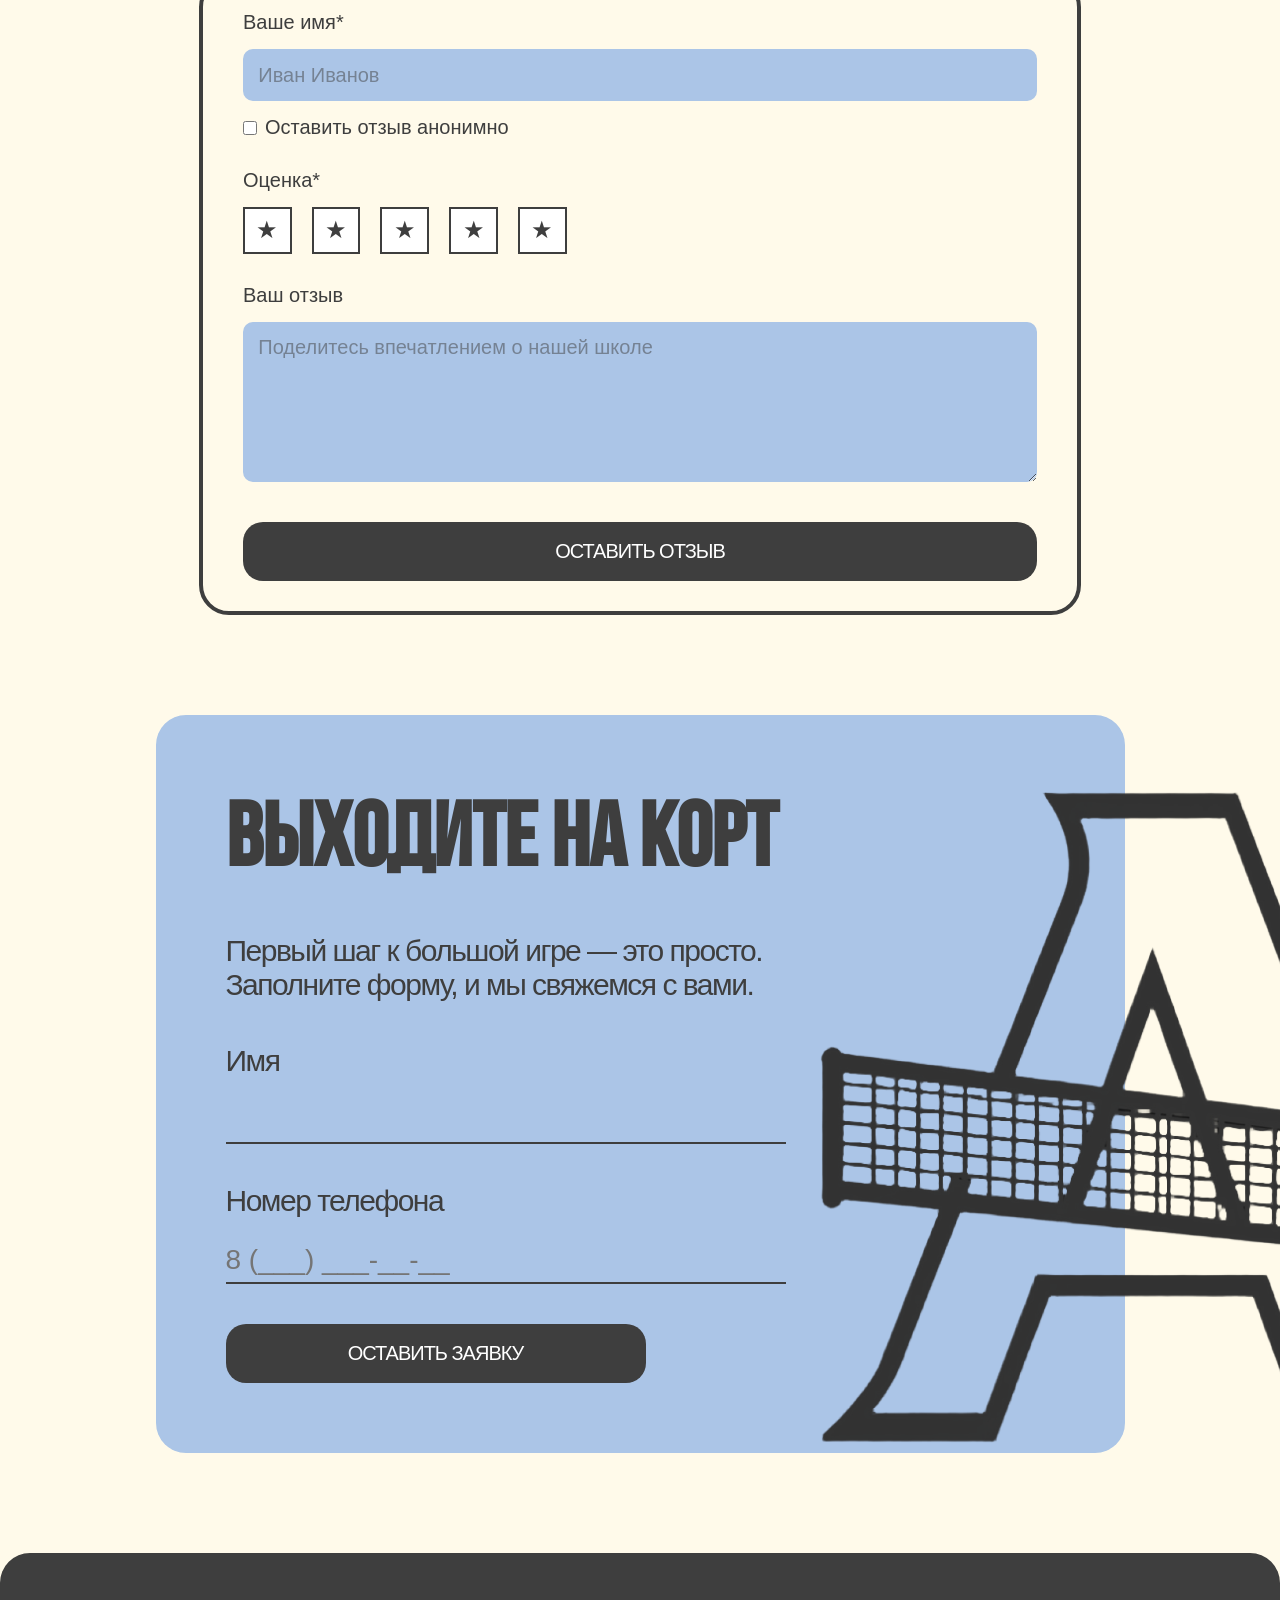
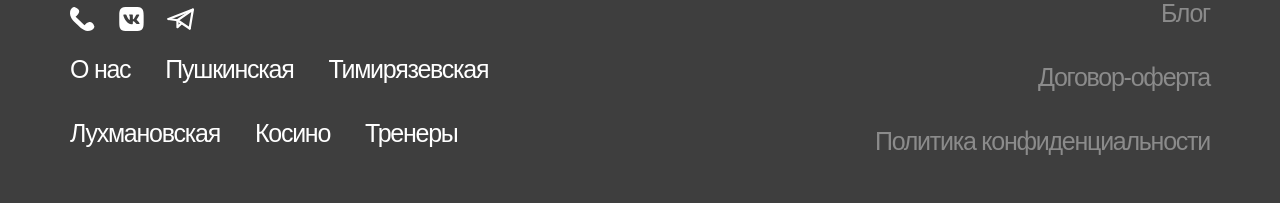
<file: reviews.html>
<!doctype html>
<html lang="ru">
  <head>
    <meta charset="utf-8" />
    <meta name="viewport" content="width=device-width, initial-scale=1" />
    <title>Отзывы - Ace Tennis Academy</title>
    <link rel="preconnect" href="https://fonts.googleapis.com" />
    <link rel="preconnect" href="https://fonts.gstatic.com" crossorigin />
    <link
      href="https://fonts.googleapis.com/css2?family=Bebas+Neue&display=swap"
      rel="stylesheet"
    />
    <link rel="stylesheet" href="styles.css" />
    <link rel="stylesheet" href="reviews.css" />
  </head>
  <body>
    <div class="page">
      <header class="site-header">
        <div class="header-left">
          <a class="logo" href="index.html" aria-label="Ace Tennis Academy">
            <img src="assets/img/лого.svg" alt=""/>
          </a>
          <nav class="header-nav">
            <a href="about.html">О нас</a>
            <div class="header-schedule-wrap">
              <button
                class="header-schedule"
                type="button"
                data-header-schedule
              >
                Расписание и цены
              </button>
              <div
                class="header-schedule-panel"
                data-header-schedule-panel
                aria-hidden="true"
              >
                <a href="schedule-pushkinskaya.html">Пушкинская</a>
                <a href="schedule-timiryazevskaya.html">Тимирязевская</a>
                <a href="schedule-kosino.html">Косино</a>
                <a href="schedule-lukhmanovskaya.html">Лухмановская</a>
              </div>
            </div>
            <a href="trainers.html">Тренеры</a>
          </nav>
        </div>
        <div class="header-right">
          <div class="header-phone">+7 (987) 999 99 99</div>
          <button
            class="burger"
            type="button"
            aria-label="Открыть меню"
            data-menu-open
          >
            <span></span>
            <span></span>
            <span></span>
          </button>
        </div>
      </header>

      <div class="menu-overlay" data-menu-overlay aria-hidden="true">
  <div class="menu-panel" role="dialog" aria-modal="true">
    <button class="menu-close" type="button" aria-label="Закрыть меню" data-menu-close></button>
    <nav class="menu-links">
      <a href="index.html">Главная</a>
      <a href="about.html">О нас</a>
      
      <!-- Обёртка для кнопки + выпадашки -->
      <div class="menu-schedule-wrap">
        <button class="menu-link" type="button" data-menu-schedule>
          Расписание и цены
        </button>
        <div class="menu-schedule" data-menu-schedule-panel aria-hidden="true">
          <a href="schedule-pushkinskaya.html">Пушкинская</a>
          <a href="schedule-timiryazevskaya.html">Тимирязевская</a>
          <a href="schedule-kosino.html">Косино</a>
          <a href="schedule-lukhmanovskaya.html">Лухмановская</a>
        </div>
      </div>
      
      <a href="trainers.html">Тренеры</a>
      <a href="reviews.html">Отзывы</a>
      <a href="certificates.html">Сертификаты</a>
    </nav>
    <div class="menu-contacts">
      <div class="menu-phone">+7 (987) 999 99 99</div>
      <div class="menu-icons">
        <img src="assets/img/menu-icons.svg" alt="" />
      </div>
    </div>
    <button class="btn menu-cta" type="button" data-request-open>
      Оставить заявку
    </button>
  </div>
</div>

      <main class="main reviews-page">
        <section class="reviews-section">
          <h1 class="reviews-title">Отзывы</h1>
          
          <div class="reviews-container">
            <div class="reviews-list" id="reviewsList">
              <!-- Reviews will be inserted here -->
            </div>
          </div>

          <h2 class="reviews-form-title">Оставить отзыв</h2>

          <div class="review-form-box">
            <form class="review-form" id="reviewForm">
              <div class="form-group">
                <label for="reviewName">Ваше имя*</label>
                <input
                  type="text"
                  id="reviewName"
                  name="name"
                  placeholder="Иван Иванов"
                  pattern="[A-Za-zА-Яа-яЁё\s\-]+"
                  title="Только буквы"
                  required
                />
              </div>

              <div class="form-group form-checkbox">
                <input
                  type="checkbox"
                  id="reviewAnonymous"
                  name="anonymous"
                />
                <label for="reviewAnonymous">Оставить отзыв анонимно</label>
              </div>

              <div class="form-group">
                <label for="reviewRating">Оценка*</label>
                <div class="rating-stars" id="ratingStars">
                  <button type="button" class="star" data-rating="1" aria-label="1 звезда"></button>
                  <button type="button" class="star" data-rating="2" aria-label="2 звезды"></button>
                  <button type="button" class="star" data-rating="3" aria-label="3 звезды"></button>
                  <button type="button" class="star" data-rating="4" aria-label="4 звезды"></button>
                  <button type="button" class="star" data-rating="5" aria-label="5 звёзд"></button>
                </div>
                <input type="hidden" id="reviewRating" name="rating" required />
              </div>

              <div class="form-group">
                <label for="reviewText">Ваш отзыв</label>
                <textarea
                  id="reviewText"
                  name="text"
                  placeholder="Поделитесь впечатлением о нашей школе"
                  rows="5"
                  required
                ></textarea>
              </div>

              <button type="submit" class="btn btn-submit">Оставить отзыв</button>
            </form>
          </div>
        </section>

         <!-- Success Modal -->
      <div class="modal" id="successModal">
        <div class="modal-content">
          <p>Спасибо за отзыв! Он будет опубликован после проверки.</p>
          <button type="button" class="btn" id="modalCloseBtn">Закрыть</button>
        </div>
      </div>

        <section class="cta">
          <div class="cta-content">
            <div class="cta-text">
              <h2>Выходите на корт</h2>
              <p>
                Первый шаг к большой игре — это просто. Заполните форму, и мы
                свяжемся с вами.
              </p>
            </div>
            <form class="cta-form">
              <label>
                <span>Имя</span>
                <input type="text" class="name-input" placeholder="" required minlength="2" maxlength="40" pattern="[A-Za-zА-Яа-яЁё\s\-]+" title="Только буквы"/>
              </label>
              <label>
                <span>Номер телефона</span>
                <input type="tel" class="phone-input" placeholder="8 (___) ___-__-__" required minlength="11" maxlength="12" pattern="^(\+7|8)\d{10}$" inputmode="tel" title="Введите номер в формате +7XXXXXXXXXX или 8XXXXXXXXXX " />
              </label>
              <button  class="btn" type="submit">Оставить заявку</button>
            </form>
          </div>
          <div class="cta-logo"></div>
        </section>
      </main>

      <div class="request-modal" data-request-form-modal aria-hidden="true">
        <div
          class="request-modal__window request-modal__window--form"
          role="dialog"
          aria-modal="true"
          aria-labelledby="request-form-title"
        >
          <button
            class="request-modal__close"
            type="button"
            aria-label="Закрыть"
            data-request-form-close
          ></button>
          <div class="request-modal__content">
            <div class="request-modal__header">
              <h2 id="request-form-title">Ace Tennis Academy</h2>
              <p>Оставьте заявку и мы свяжемся с вами</p>
            </div>
            <form class="request-form" data-request-form>
              <input type="text" class="name-input" name="name" placeholder="Имя" required minlength="2" maxlength="40" pattern="[A-Za-zА-Яа-яЁё\s\-]+" title="Только буквы"/>
              <input type="tel" class="phone-input" name="phone" placeholder="Номер телефона" required minlength="10" maxlength="15" pattern="[0-9+]+" inputmode="numeric" />
              <button class="btn request-submit" type="submit">
                Оставить заявку
              </button>
            </form>
          </div>
        </div>
      </div>

      <div class="request-modal" data-request-success aria-hidden="true">
        <div
          class="request-modal__window request-modal__window--success"
          role="dialog"
          aria-modal="true"
          aria-labelledby="request-success-title"
        >
          <button
            class="request-modal__close"
            type="button"
            aria-label="Закрыть"
            data-request-success-close
          ></button>
          <h2 id="request-success-title">Заявка отправлена</h2>
        </div>
      </div>

      <footer class="site-footer">
        <div class="footer-left">
          <div class="footer-icons">
            <img src="assets/img/footer-logo.svg" alt="Контакты" />
          </div>
          <nav class="footer-nav">
            <a href="about.html">О нас</a>
            <a href="schedule-pushkinskaya.html">Пушкинская</a>
            <a href="schedule-timiryazevskaya.html">Тимирязевская</a>
            <a href="schedule-lukhmanovskaya.html">Лухмановская</a>
            <a href="schedule-kosino.html">Косино</a>
            <a href="trainers.html">Тренеры</a>
          </nav>
        </div>
        <div class="footer-right">
          <div>Блог</div>
          <div>Договор-оферта</div>
          <div>Политика конфиденциальности</div>
        </div>
      </footer>
    </div>

    <script src="menu.js"></script>
    <script src="reviews.js"></script>
    <script src="request.js"></script>
  </body>
</html>
</file>
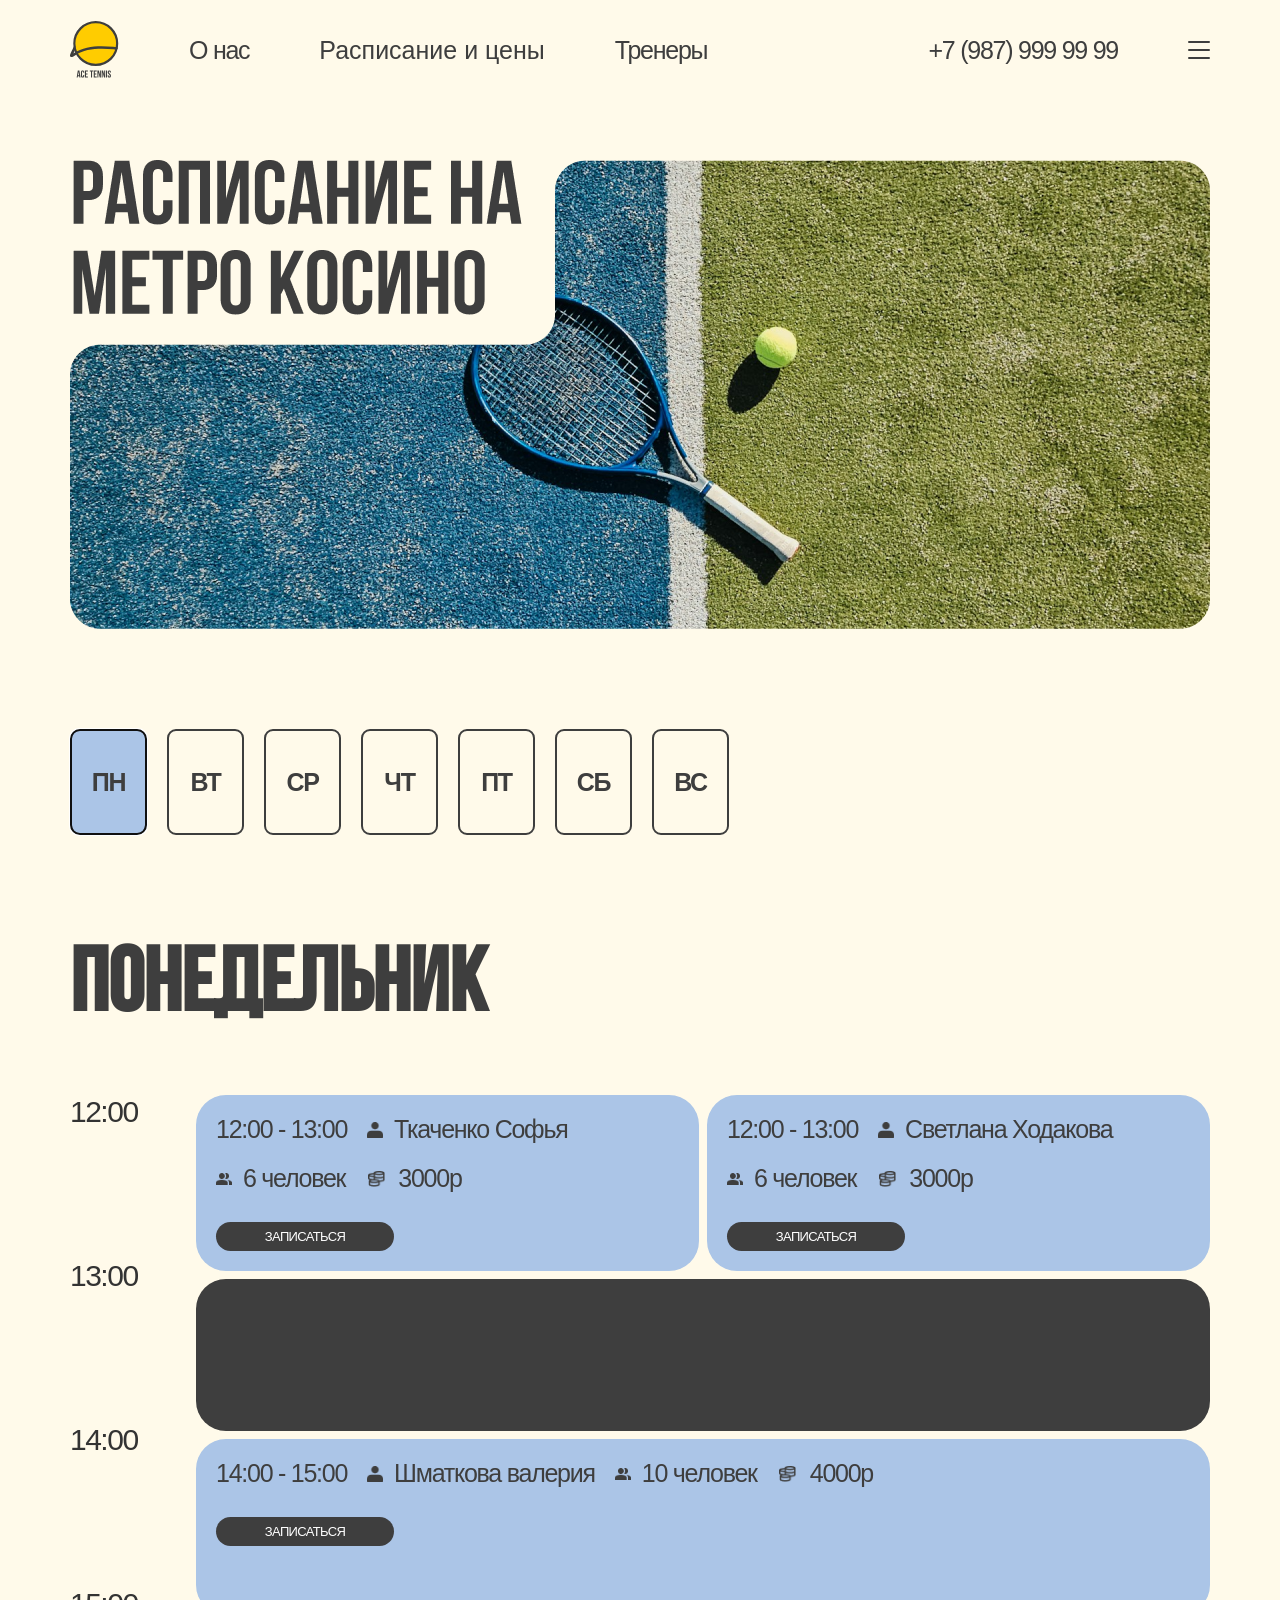
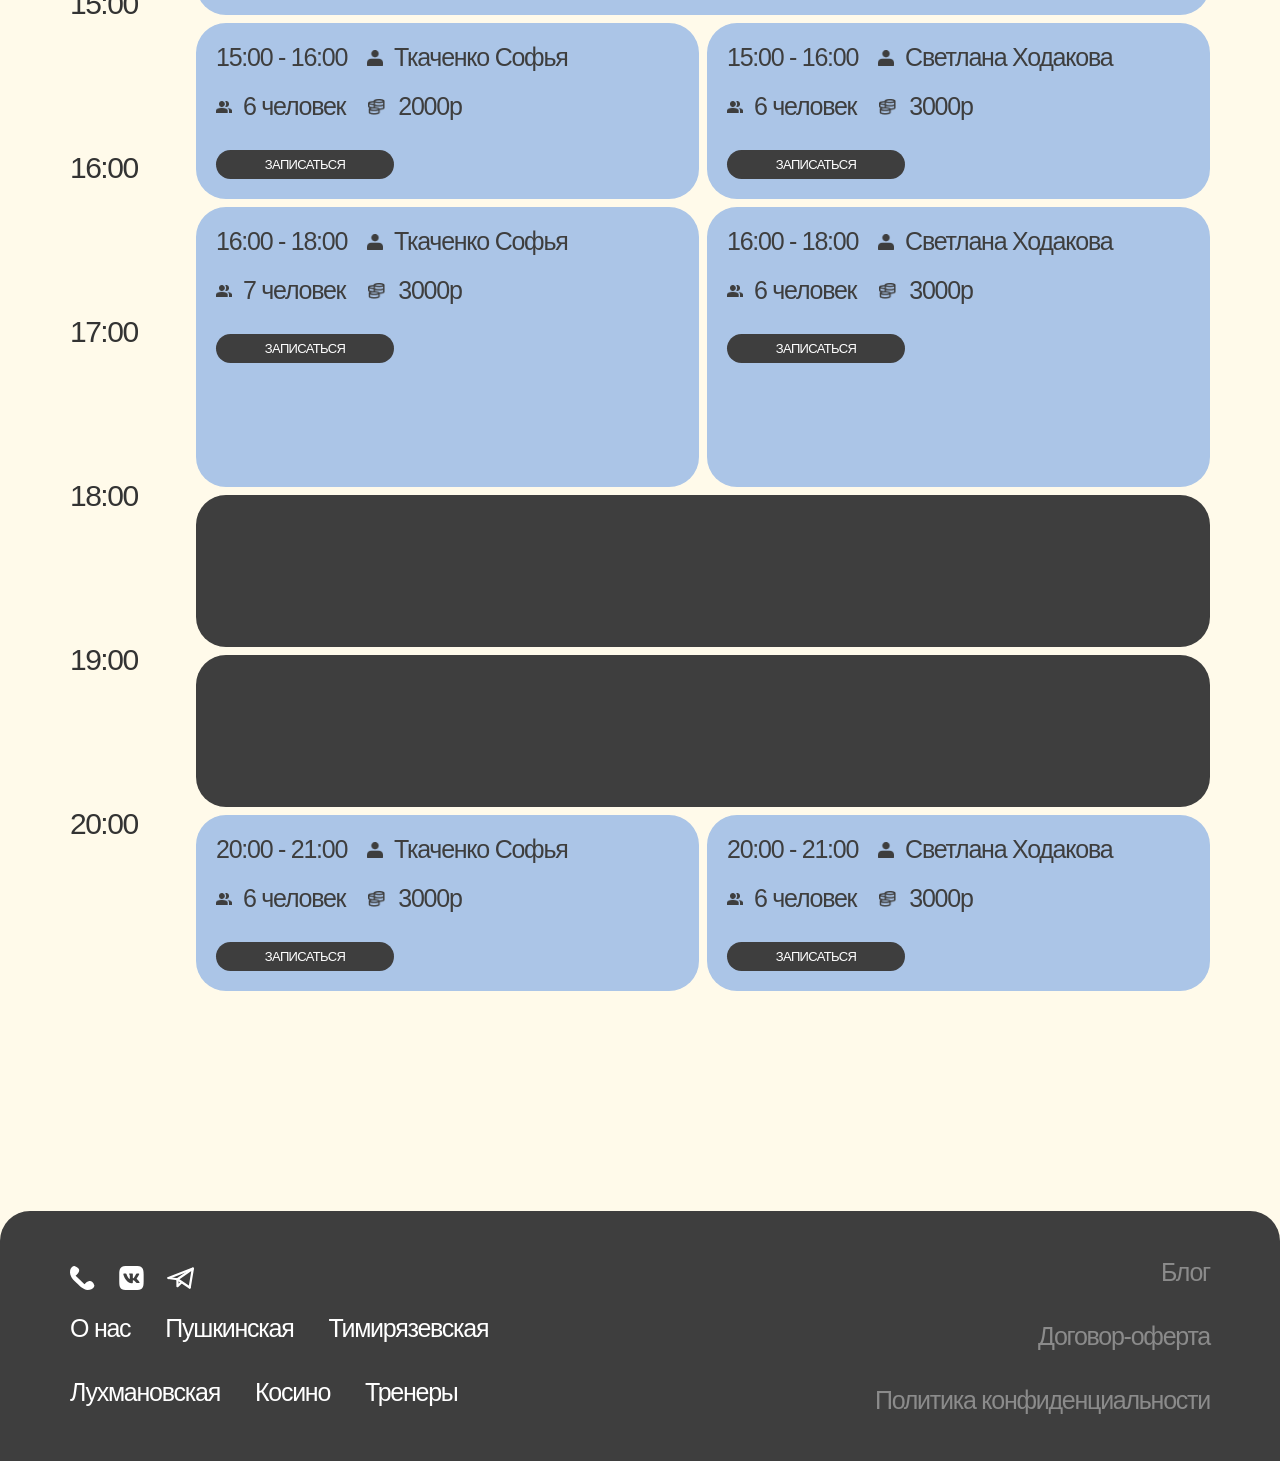
<file: schedule-kosino.html>
<!doctype html>
<html lang="ru">
	<head>
		<meta charset="utf-8" />
		<meta name="viewport" content="width=device-width, initial-scale=1" />
		<title>Расписание - Косино</title>
		<link rel="preconnect" href="https://fonts.googleapis.com" />
		<link rel="preconnect" href="https://fonts.gstatic.com" crossorigin />
		<link
			href="https://fonts.googleapis.com/css2?family=Bebas+Neue&display=swap"
			rel="stylesheet"
		/>
		<link rel="stylesheet" href="styles.css" />
		<link rel="stylesheet" href="schedule.css" />
	</head>
	<body data-schedule-location="Косино">
		<div class="page">
			<header class="site-header">
				<div class="header-left">
					<a class="logo" href="index.html" aria-label="Ace Tennis Academy">
						<img src="assets/img/лого.svg" alt=""/>
					</a>
					<nav class="header-nav">
						<a href="about.html">О нас</a>
						<div class="header-schedule-wrap">
						<button
							class="header-schedule"
							type="button"
							data-header-schedule
						>
							Расписание и цены
						</button>
						<div
							class="header-schedule-panel"
							data-header-schedule-panel
							aria-hidden="true"
						>
							<a href="schedule-pushkinskaya.html">Пушкинская</a>
							<a href="schedule-timiryazevskaya.html">Тимирязевская</a>
							<a href="schedule-kosino.html">Косино</a>
							<a href="schedule-lukhmanovskaya.html">Лухмановская</a>
						</div>
						</div>
						<a href="trainers.html">Тренеры</a>
					</nav>
				</div>
				<div class="header-right">
					<div class="header-phone">+7 (987) 999 99 99</div>
					<button
						class="burger"
						type="button"
						aria-label="Открыть меню"
						data-menu-open
					>
						<span></span>
						<span></span>
						<span></span>
					</button>
				</div>
			</header>

			<div class="menu-overlay" data-menu-overlay aria-hidden="true">
  <div class="menu-panel" role="dialog" aria-modal="true">
    <button class="menu-close" type="button" aria-label="Закрыть меню" data-menu-close></button>
    <nav class="menu-links">
      <a href="index.html">Главная</a>
      <a href="about.html">О нас</a>
      
      <!-- Обёртка для кнопки + выпадашки -->
      <div class="menu-schedule-wrap">
        <button class="menu-link" type="button" data-menu-schedule>
          Расписание и цены
        </button>
        <div class="menu-schedule" data-menu-schedule-panel aria-hidden="true">
          <a href="schedule-pushkinskaya.html">Пушкинская</a>
          <a href="schedule-timiryazevskaya.html">Тимирязевская</a>
          <a href="schedule-kosino.html">Косино</a>
          <a href="schedule-lukhmanovskaya.html">Лухмановская</a>
        </div>
      </div>
      
      <a href="trainers.html">Тренеры</a>
      <a href="reviews.html">Отзывы</a>
      <a href="certificates.html">Сертификаты</a>
    </nav>
    <div class="menu-contacts">
      <div class="menu-phone">+7 (987) 999 99 99</div>
      <div class="menu-icons">
        <img src="assets/img/menu-icons.svg" alt="" />
      </div>
    </div>
    <button class="btn menu-cta" type="button" data-request-open>
      Оставить заявку
    </button>
  </div>
</div>

			<main class="schedule-main">
				<img src="assets/img/Group 1321319927 (3).png" alt="" />

				<section class="schedule-controls">
					<div class="day-tabs">
						<button class="day-tab is-active" type="button" data-day="pn">
							ПН
						</button>
						<button class="day-tab" type="button" data-day="vt">ВТ</button>
						<button class="day-tab" type="button" data-day="sr">СР</button>
						<button class="day-tab" type="button" data-day="cht">ЧТ</button>
						<button class="day-tab" type="button" data-day="pt">ПТ</button>
						<button class="day-tab" type="button" data-day="sb">СБ</button>
						<button class="day-tab" type="button" data-day="vs">ВС</button>
					</div>
				</section>

				<section class="schedule-day">
					<h2 data-schedule-title>Понедельник</h2>
					<div class="schedule-grid" data-schedule-grid></div>
				</section>

				<template id="schedule-template-a">
					<div class="schedule-times">
						<div>12:00</div>
						<div>13:00</div>
						<div>14:00</div>
						<div>15:00</div>
						<div>16:00</div>
						<div>17:00</div>
						<div>18:00</div>
						<div>19:00</div>
						<div>20:00</div>
					</div>
					<div class="schedule-slots">
						<div class="slot-row">
							<div class="slot-card">
								<div class="slot-meta">
									<span class="slot-time">12:00 - 13:00</span>
									<span class="slot-meta-item">
										<span class="icon icon-user"></span> Ткаченко Софья
									</span>
									<span class="slot-meta-item">
										<span class="icon icon-group"></span> 6 человек
									</span>
									<span class="slot-meta-item">
										<span class="icon icon-price"></span> 3000р
									</span>
								</div>
								<button class="slot-btn" type="button">Записаться</button>
							</div>
							<div class="slot-card">
								<div class="slot-meta">
									<span class="slot-time">12:00 - 13:00</span>
									<span class="slot-meta-item">
										<span class="icon icon-user"></span> Светлана Ходакова
									</span>
									<span class="slot-meta-item">
										<span class="icon icon-group"></span> 6 человек
									</span>
									<span class="slot-meta-item">
										<span class="icon icon-price"></span> 3000р
									</span>
								</div>
								<button class="slot-btn" type="button">Записаться</button>
							</div>
						</div>
						<div class="slot-row">
							<div class="slot-block"></div>
						</div>
						<div class="slot-row">
							<div class="slot-card slot-card-wide">
								<div class="slot-meta">
									<span class="slot-time">14:00 - 15:00</span>
									<span class="slot-meta-item">
										<span class="icon icon-user"></span> Шматкова валерия
									</span>
									<span class="slot-meta-item">
										<span class="icon icon-group"></span> 10 человек
									</span>
									<span class="slot-meta-item">
										<span class="icon icon-price"></span> 4000р
									</span>
								</div>
								<button class="slot-btn" type="button">Записаться</button>
							</div>
						</div>
						<div class="slot-row">
							<div class="slot-card">
								<div class="slot-meta">
									<span class="slot-time">15:00 - 16:00</span>
									<span class="slot-meta-item">
										<span class="icon icon-user"></span> Ткаченко Софья
									</span>
									<span class="slot-meta-item">
										<span class="icon icon-group"></span> 6 человек
									</span>
									<span class="slot-meta-item">
										<span class="icon icon-price"></span> 2000р
									</span>
								</div>
								<button class="slot-btn" type="button">Записаться</button>
							</div>
							<div class="slot-card">
								<div class="slot-meta">
									<span class="slot-time">15:00 - 16:00</span>
									<span class="slot-meta-item">
										<span class="icon icon-user"></span> Светлана Ходакова
									</span>
									<span class="slot-meta-item">
										<span class="icon icon-group"></span> 6 человек
									</span>
									<span class="slot-meta-item">
										<span class="icon icon-price"></span> 3000р
									</span>
								</div>
								<button class="slot-btn" type="button">Записаться</button>
							</div>
						</div>
						<div class="slot-row slot-row-tall">
							<div class="slot-card slot-card-tall">
								<div class="slot-meta">
									<span class="slot-time">16:00 - 18:00</span>
									<span class="slot-meta-item">
										<span class="icon icon-user"></span> Ткаченко Софья
									</span>
									<span class="slot-meta-item">
										<span class="icon icon-group"></span> 7 человек
									</span>
									<span class="slot-meta-item">
										<span class="icon icon-price"></span> 3000р
									</span>
								</div>
								<button class="slot-btn" type="button">Записаться</button>
							</div>
							<div class="slot-card slot-card-tall">
								<div class="slot-meta">
									<span class="slot-time">16:00 - 18:00</span>
									<span class="slot-meta-item">
										<span class="icon icon-user"></span> Светлана Ходакова
									</span>
									<span class="slot-meta-item">
										<span class="icon icon-group"></span> 6 человек
									</span>
									<span class="slot-meta-item">
										<span class="icon icon-price"></span> 3000р
									</span>
								</div>
								<button class="slot-btn" type="button">Записаться</button>
							</div>
						</div>
						<div class="slot-row">
							<div class="slot-block"></div>
						</div>
						<div class="slot-row">
							<div class="slot-block"></div>
						</div>
						<div class="slot-row">
							<div class="slot-card">
								<div class="slot-meta">
									<span class="slot-time">20:00 - 21:00</span>
									<span class="slot-meta-item">
										<span class="icon icon-user"></span> Ткаченко Софья
									</span>
									<span class="slot-meta-item">
										<span class="icon icon-group"></span> 6 человек
									</span>
									<span class="slot-meta-item">
										<span class="icon icon-price"></span> 3000р
									</span>
								</div>
								<button class="slot-btn" type="button">Записаться</button>
							</div>
							<div class="slot-card">
								<div class="slot-meta">
									<span class="slot-time">20:00 - 21:00</span>
									<span class="slot-meta-item">
										<span class="icon icon-user"></span> Светлана Ходакова
									</span>
									<span class="slot-meta-item">
										<span class="icon icon-group"></span> 6 человек
									</span>
									<span class="slot-meta-item">
										<span class="icon icon-price"></span> 3000р
									</span>
								</div>
								<button class="slot-btn" type="button">Записаться</button>
							</div>
						</div>
					</div>
				</template>

				<template id="schedule-template-b">
					<div class="schedule-times">
						<div>12:00</div>
						<div>13:00</div>
						<div>14:00</div>
						<div>15:00</div>
						<div>16:00</div>
						<div>17:00</div>
						<div>18:00</div>
						<div>19:00</div>
						<div>20:00</div>
					</div>
					<div class="schedule-slots">
						<div class="slot-row">
							<div class="slot-card slot-card-wide">
								<div class="slot-meta">
									<span class="slot-time">12:00 - 13:00</span>
									<span class="slot-meta-item">
										<span class="icon icon-user"></span> Ткаченко Софья
									</span>
									<span class="slot-meta-item">
										<span class="icon icon-group"></span> 8 человек
									</span>
									<span class="slot-meta-item">
										<span class="icon icon-price"></span> 3000р
									</span>
								</div>
								<button class="slot-btn" type="button">Записаться</button>
							</div>
						</div>
						<div class="slot-row">
							<div class="slot-card slot-card-wide">
								<div class="slot-meta">
									<span class="slot-time">13:00 - 14:00</span>
									<span class="slot-meta-item">
										<span class="icon icon-user"></span> Ткаченко Софья
									</span>
									<span class="slot-meta-item">
										<span class="icon icon-group"></span> 6 человек
									</span>
									<span class="slot-meta-item">
										<span class="icon icon-price"></span> 5000р
									</span>
								</div>
								<button class="slot-btn" type="button">Записаться</button>
							</div>
						</div>
						<div class="slot-row">
							<div class="slot-block"></div>
						</div>
						<div class="slot-row slot-row-tall">
							<div class="slot-card slot-card-tall">
								<div class="slot-meta">
									<span class="slot-time">15:00 - 17:00</span>
									<span class="slot-meta-item">
										<span class="icon icon-user"></span> Светлана Ходакова
									</span>
									<span class="slot-meta-item">
										<span class="icon icon-group"></span> 8 человек
									</span>
									<span class="slot-meta-item">
										<span class="icon icon-price"></span> 3000р
									</span>
								</div>
								<button class="slot-btn" type="button">Записаться</button>
							</div>
							<div class="slot-card slot-card-tall">
								<div class="slot-meta">
									<span class="slot-time">15:00 - 18:00</span>
									<span class="slot-meta-item">
										<span class="icon icon-user"></span> Шматкова Валерия
									</span>
									<span class="slot-meta-item">
										<span class="icon icon-group"></span> 7 человек
									</span>
									<span class="slot-meta-item">
										<span class="icon icon-price"></span> 6000р
									</span>
								</div>
								<button class="slot-btn" type="button">Записаться</button>
							</div>
						</div>
						<div class="slot-row">
							<div class="slot-block"></div>
						</div>
						<div class="slot-row">
							<div class="slot-card">
								<div class="slot-meta">
									<span class="slot-time">18:00 - 19:00</span>
									<span class="slot-meta-item">
										<span class="icon icon-user"></span> Ткаченко Софья
									</span>
									<span class="slot-meta-item">
										<span class="icon icon-group"></span> 10 человек
									</span>
									<span class="slot-meta-item">
										<span class="icon icon-price"></span> 2000р
									</span>
								</div>
								<button class="slot-btn" type="button">Записаться</button>
							</div>
							<div class="slot-card">
								<div class="slot-meta">
									<span class="slot-time">18:00 - 19:00</span>
									<span class="slot-meta-item">
										<span class="icon icon-user"></span> Светлана Ходакова
									</span>
									<span class="slot-meta-item">
										<span class="icon icon-group"></span> 10 человек
									</span>
									<span class="slot-meta-item">
										<span class="icon icon-price"></span> 3000р
									</span>
								</div>
								<button class="slot-btn" type="button">Записаться</button>
							</div>
						</div>
						<div class="slot-row">
							<div class="slot-block"></div>
						</div>
						<div class="slot-row">
							<div class="slot-block"></div>
						</div>
					</div>
				</template>
			</main>

			<div class="request-modal request-modal--schedule" data-request-form-modal aria-hidden="true">
				<div
					class="request-modal__window request-modal__window--schedule"
					role="dialog"
					aria-modal="true"
					aria-labelledby="request-schedule-title"
				>
					<button
						class="request-modal__close"
						type="button"
						aria-label="Закрыть"
						data-request-form-close
					></button>
					<div class="request-modal__content request-modal__content--schedule">
						<h2 id="request-schedule-title">Ace Tennis Academy</h2>
						<div class="request-schedule">
							<div class="request-schedule-row">
								<span class="request-schedule-label">Дата</span>
								<div class="request-schedule-value">
									<span data-schedule-day>Понедельник</span>
									<span data-schedule-time>12:00 - 13:30</span>
								</div>
							</div>
							<div class="request-schedule-divider"></div>
							<div class="request-schedule-row">
								<span class="request-schedule-label">Тренер</span>
								<div class="request-schedule-value">
									<span data-schedule-trainer>Светлана Ходакова</span>
								</div>
							</div>
							<div class="request-schedule-divider"></div>
							<div class="request-schedule-row">
								<span class="request-schedule-label">Локация</span>
								<div class="request-schedule-value">
									<span data-schedule-location>Косино</span>
								</div>
							</div>
							<div class="request-schedule-divider"></div>
						</div>
						<form class="request-form request-form--schedule" data-request-form>
							<input type="text" class="name-input" name="name" placeholder="Имя" required minlength="2" maxlength="40" pattern="[A-Za-zА-Яа-яЁё\s\-]+" title="Только буквы"/>
                <input type="tel" class="phone-input" placeholder="8 (___) ___-__-__" required minlength="11" maxlength="12" pattern="^(\+7|8)\d{10}$" inputmode="tel" title="Введите номер в формате +7XXXXXXXXXX или 8XXXXXXXXXX " />
							<label class="request-consent">
								<input required type="checkbox" name="consent" />
								<span>Согласие на обработку персональных данных</span>
							</label>
							<button class="btn request-submit request-submit--schedule" type="submit">
								Записаться
							</button>
						</form>
					</div>
				</div>
			</div>

			<div class="request-modal" data-request-success aria-hidden="true">
				<div
					class="request-modal__window request-modal__window--success"
					role="dialog"
					aria-modal="true"
					aria-labelledby="request-success-title"
				>
					<button
						class="request-modal__close"
						type="button"
						aria-label="Закрыть"
						data-request-success-close
					></button>
					<h2 id="request-success-title">Заявка отправлена</h2>
				</div>
			</div>

			<footer class="site-footer">
				<div class="footer-left">
					<div class="footer-icons">
						<img src="assets/img/footer-logo.svg" alt="Контакты" />
					</div>
					<nav class="footer-nav">
						<a href="about.html">О нас</a>
						<a href="schedule-pushkinskaya.html">Пушкинская</a>
						<a href="schedule-timiryazevskaya.html">Тимирязевская</a>
						<a href="schedule-lukhmanovskaya.html">Лухмановская</a>
						<a href="schedule-kosino.html">Косино</a>
						<a href="trainers.html">Тренеры</a>
					</nav>
				</div>
				<div class="footer-right">
					<div>Блог</div>
					<div>Договор-оферта</div>
					<div>Политика конфиденциальности</div>
				</div>
			</footer>
		</div>
		<script src="menu.js"></script>
		<script src="request.js"></script>
		<script src="schedule.js"></script>
	</body>
</html>
</file>
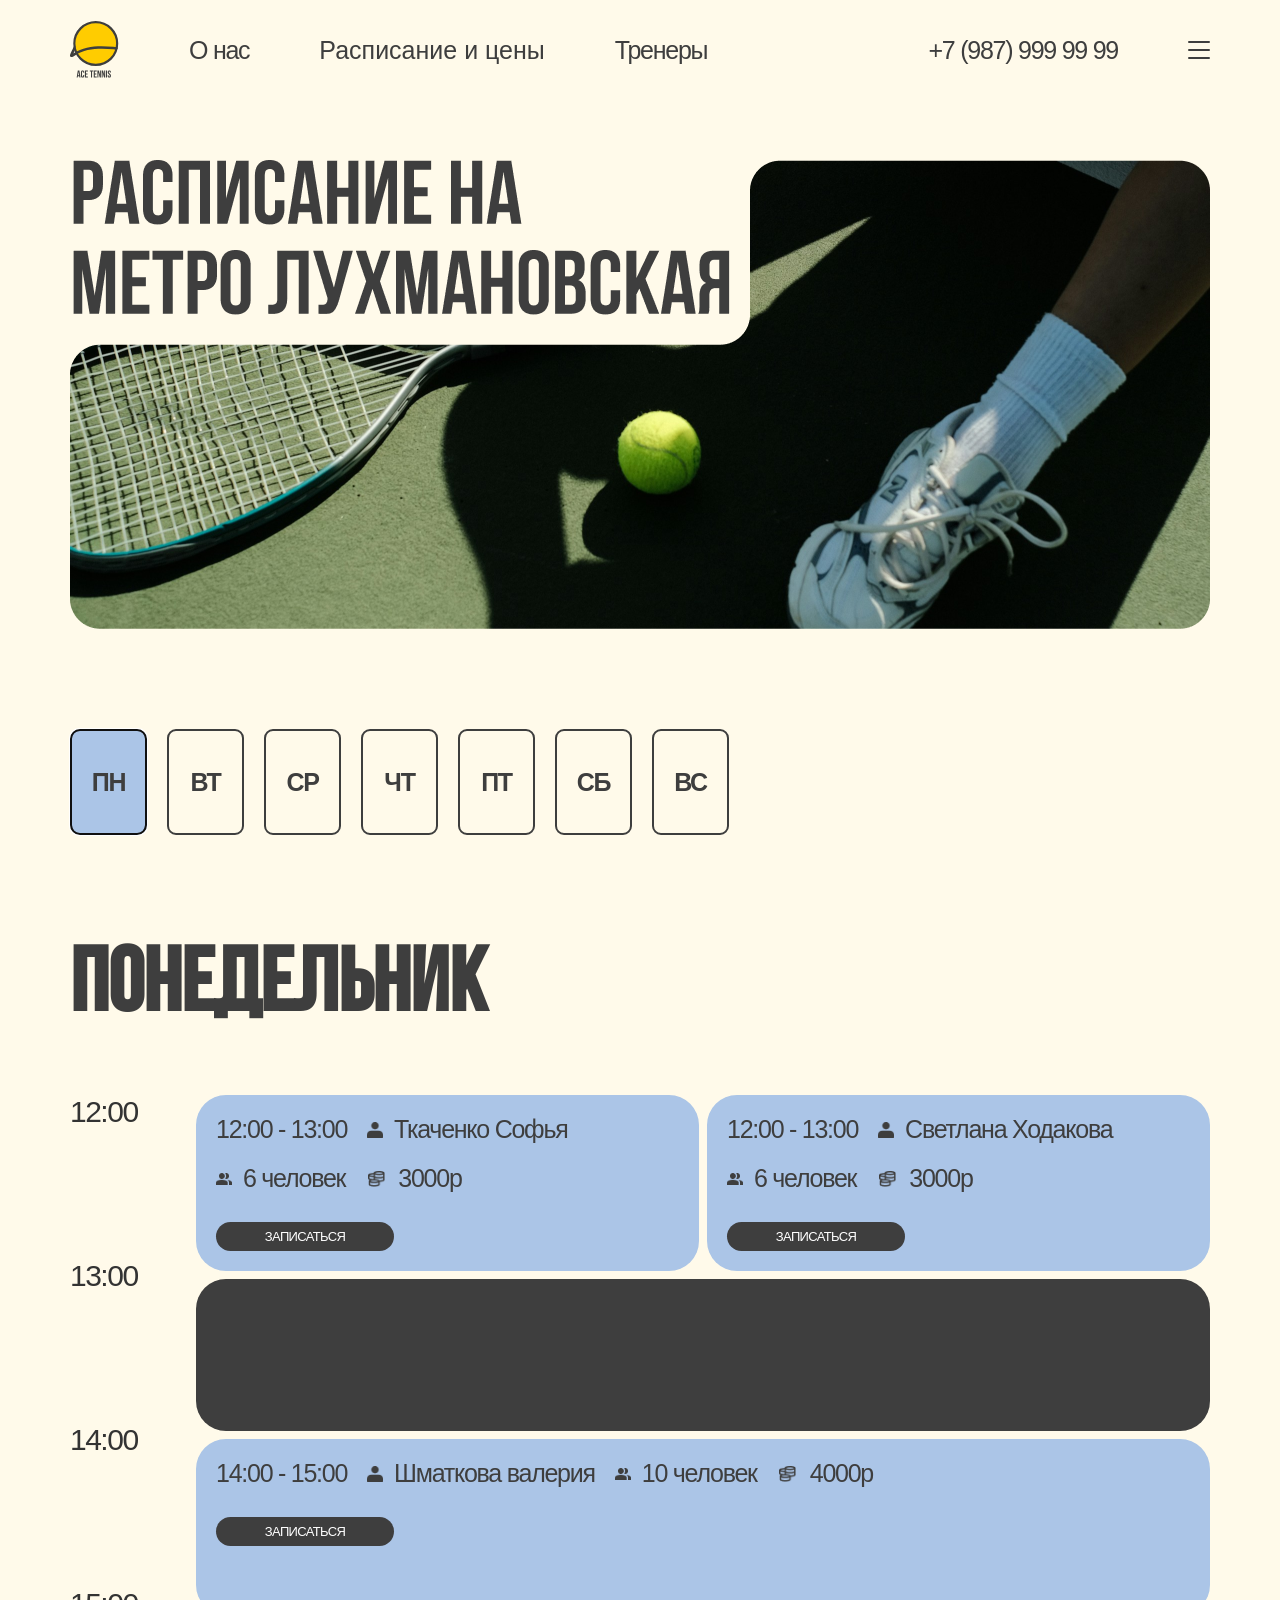
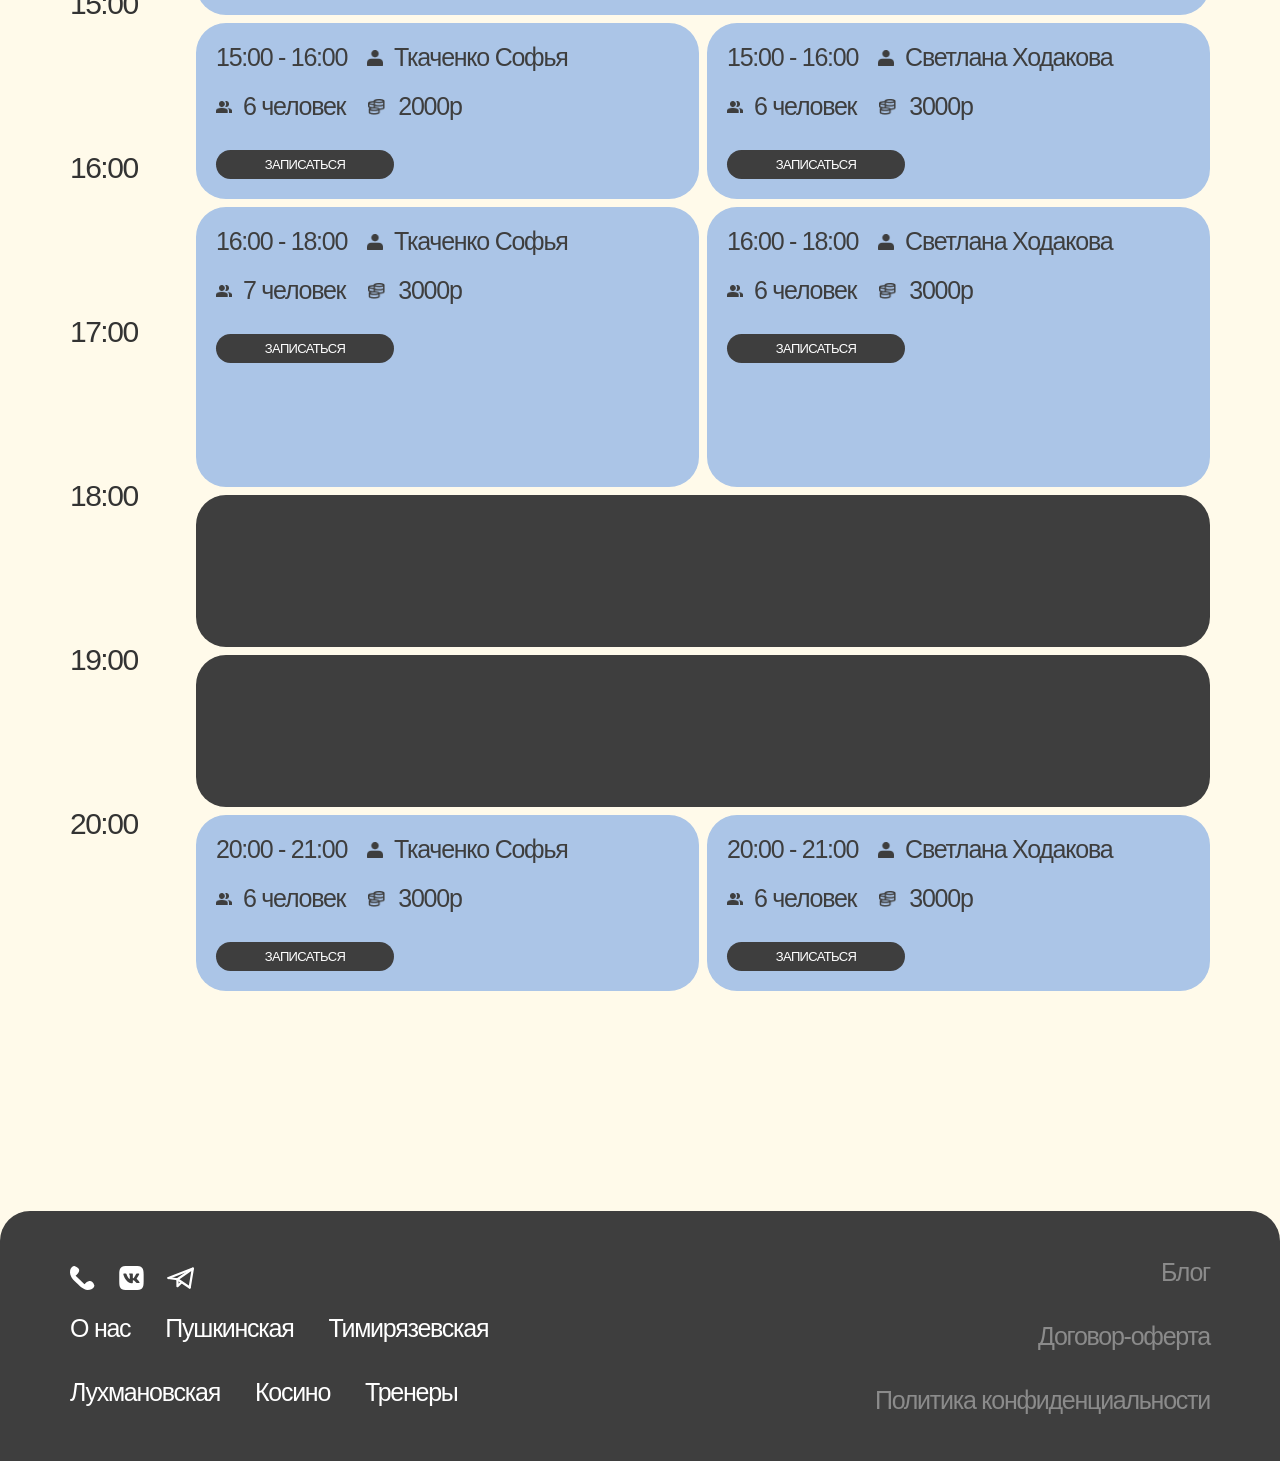
<file: schedule-lukhmanovskaya.html>
<!doctype html>
<html lang="ru">
	<head>
		<meta charset="utf-8" />
		<meta name="viewport" content="width=device-width, initial-scale=1" />
		<title>Расписание - Лухмановская</title>
		<link rel="preconnect" href="https://fonts.googleapis.com" />
		<link rel="preconnect" href="https://fonts.gstatic.com" crossorigin />
		<link
			href="https://fonts.googleapis.com/css2?family=Bebas+Neue&display=swap"
			rel="stylesheet"
		/>
		<link rel="stylesheet" href="styles.css" />
		<link rel="stylesheet" href="schedule.css" />
	</head>
	<body data-schedule-location="Лухмановская">
		<div class="page">
			<header class="site-header">
				<div class="header-left">
					<a class="logo" href="index.html" aria-label="Ace Tennis Academy">
						<img src="assets/img/лого.svg" alt=""/>
					</a>
					<nav class="header-nav">
						<a href="about.html">О нас</a>
						<div class="header-schedule-wrap">
							<button
								class="header-schedule"
								type="button"
								data-header-schedule
							>
								Расписание и цены
							</button>
							<div
								class="header-schedule-panel"
								data-header-schedule-panel
								aria-hidden="true"
							>
								<a href="schedule-pushkinskaya.html">Пушкинская</a>
								<a href="schedule-timiryazevskaya.html">Тимирязевская</a>
								<a href="schedule-kosino.html">Косино</a>
								<a href="schedule-lukhmanovskaya.html">Лухмановская</a>
							</div>
						</div>
						<a href="trainers.html">Тренеры</a>
					</nav>
				</div>
				<div class="header-right">
					<div class="header-phone">+7 (987) 999 99 99</div>
					<button
						class="burger"
						type="button"
						aria-label="Открыть меню"
						data-menu-open
					>
						<span></span>
						<span></span>
						<span></span>
					</button>
				</div>
			</header>

			<div class="menu-overlay" data-menu-overlay aria-hidden="true">
  <div class="menu-panel" role="dialog" aria-modal="true">
    <button class="menu-close" type="button" aria-label="Закрыть меню" data-menu-close></button>
    <nav class="menu-links">
      <a href="index.html">Главная</a>
      <a href="about.html">О нас</a>
      
      <!-- Обёртка для кнопки + выпадашки -->
      <div class="menu-schedule-wrap">
        <button class="menu-link" type="button" data-menu-schedule>
          Расписание и цены
        </button>
        <div class="menu-schedule" data-menu-schedule-panel aria-hidden="true">
          <a href="schedule-pushkinskaya.html">Пушкинская</a>
          <a href="schedule-timiryazevskaya.html">Тимирязевская</a>
          <a href="schedule-kosino.html">Косино</a>
          <a href="schedule-lukhmanovskaya.html">Лухмановская</a>
        </div>
      </div>
      
      <a href="trainers.html">Тренеры</a>
      <a href="reviews.html">Отзывы</a>
      <a href="certificates.html">Сертификаты</a>
    </nav>
    <div class="menu-contacts">
      <div class="menu-phone">+7 (987) 999 99 99</div>
      <div class="menu-icons">
        <img src="assets/img/menu-icons.svg" alt="" />
      </div>
    </div>
    <button class="btn menu-cta" type="button" data-request-open>
      Оставить заявку
    </button>
  </div>
</div>

			<main class="schedule-main">
				<img src="assets/img/Group 1321319927 (2).png" alt="" />

				<section class="schedule-controls">
					<div class="day-tabs">
						<button class="day-tab is-active" type="button" data-day="pn">
							ПН
						</button>
						<button class="day-tab" type="button" data-day="vt">ВТ</button>
						<button class="day-tab" type="button" data-day="sr">СР</button>
						<button class="day-tab" type="button" data-day="cht">ЧТ</button>
						<button class="day-tab" type="button" data-day="pt">ПТ</button>
						<button class="day-tab" type="button" data-day="sb">СБ</button>
						<button class="day-tab" type="button" data-day="vs">ВС</button>
					</div>
				</section>

				<section class="schedule-day">
					<h2 data-schedule-title>Понедельник</h2>
					<div class="schedule-grid" data-schedule-grid></div>
				</section>

				<template id="schedule-template-a">
					<div class="schedule-times">
						<div>12:00</div>
						<div>13:00</div>
						<div>14:00</div>
						<div>15:00</div>
						<div>16:00</div>
						<div>17:00</div>
						<div>18:00</div>
						<div>19:00</div>
						<div>20:00</div>
					</div>
					<div class="schedule-slots">
						<div class="slot-row">
							<div class="slot-card">
								<div class="slot-meta">
									<span class="slot-time">12:00 - 13:00</span>
									<span class="slot-meta-item">
										<span class="icon icon-user"></span> Ткаченко Софья
									</span>
									<span class="slot-meta-item">
										<span class="icon icon-group"></span> 6 человек
									</span>
									<span class="slot-meta-item">
										<span class="icon icon-price"></span> 3000р
									</span>
								</div>
								<button class="slot-btn" type="button">Записаться</button>
							</div>
							<div class="slot-card">
								<div class="slot-meta">
									<span class="slot-time">12:00 - 13:00</span>
									<span class="slot-meta-item">
										<span class="icon icon-user"></span> Светлана Ходакова
									</span>
									<span class="slot-meta-item">
										<span class="icon icon-group"></span> 6 человек
									</span>
									<span class="slot-meta-item">
										<span class="icon icon-price"></span> 3000р
									</span>
								</div>
								<button class="slot-btn" type="button">Записаться</button>
							</div>
						</div>
						<div class="slot-row">
							<div class="slot-block"></div>
						</div>
						<div class="slot-row">
							<div class="slot-card slot-card-wide">
								<div class="slot-meta">
									<span class="slot-time">14:00 - 15:00</span>
									<span class="slot-meta-item">
										<span class="icon icon-user"></span> Шматкова валерия
									</span>
									<span class="slot-meta-item">
										<span class="icon icon-group"></span> 10 человек
									</span>
									<span class="slot-meta-item">
										<span class="icon icon-price"></span> 4000р
									</span>
								</div>
								<button class="slot-btn" type="button">Записаться</button>
							</div>
						</div>
						<div class="slot-row">
							<div class="slot-card">
								<div class="slot-meta">
									<span class="slot-time">15:00 - 16:00</span>
									<span class="slot-meta-item">
										<span class="icon icon-user"></span> Ткаченко Софья
									</span>
									<span class="slot-meta-item">
										<span class="icon icon-group"></span> 6 человек
									</span>
									<span class="slot-meta-item">
										<span class="icon icon-price"></span> 2000р
									</span>
								</div>
								<button class="slot-btn" type="button">Записаться</button>
							</div>
							<div class="slot-card">
								<div class="slot-meta">
									<span class="slot-time">15:00 - 16:00</span>
									<span class="slot-meta-item">
										<span class="icon icon-user"></span> Светлана Ходакова
									</span>
									<span class="slot-meta-item">
										<span class="icon icon-group"></span> 6 человек
									</span>
									<span class="slot-meta-item">
										<span class="icon icon-price"></span> 3000р
									</span>
								</div>
								<button class="slot-btn" type="button">Записаться</button>
							</div>
						</div>
						<div class="slot-row slot-row-tall">
							<div class="slot-card slot-card-tall">
								<div class="slot-meta">
									<span class="slot-time">16:00 - 18:00</span>
									<span class="slot-meta-item">
										<span class="icon icon-user"></span> Ткаченко Софья
									</span>
									<span class="slot-meta-item">
										<span class="icon icon-group"></span> 7 человек
									</span>
									<span class="slot-meta-item">
										<span class="icon icon-price"></span> 3000р
									</span>
								</div>
								<button class="slot-btn" type="button">Записаться</button>
							</div>
							<div class="slot-card slot-card-tall">
								<div class="slot-meta">
									<span class="slot-time">16:00 - 18:00</span>
									<span class="slot-meta-item">
										<span class="icon icon-user"></span> Светлана Ходакова
									</span>
									<span class="slot-meta-item">
										<span class="icon icon-group"></span> 6 человек
									</span>
									<span class="slot-meta-item">
										<span class="icon icon-price"></span> 3000р
									</span>
								</div>
								<button class="slot-btn" type="button">Записаться</button>
							</div>
						</div>
						<div class="slot-row">
							<div class="slot-block"></div>
						</div>
						<div class="slot-row">
							<div class="slot-block"></div>
						</div>
						<div class="slot-row">
							<div class="slot-card">
								<div class="slot-meta">
									<span class="slot-time">20:00 - 21:00</span>
									<span class="slot-meta-item">
										<span class="icon icon-user"></span> Ткаченко Софья
									</span>
									<span class="slot-meta-item">
										<span class="icon icon-group"></span> 6 человек
									</span>
									<span class="slot-meta-item">
										<span class="icon icon-price"></span> 3000р
									</span>
								</div>
								<button class="slot-btn" type="button">Записаться</button>
							</div>
							<div class="slot-card">
								<div class="slot-meta">
									<span class="slot-time">20:00 - 21:00</span>
									<span class="slot-meta-item">
										<span class="icon icon-user"></span> Светлана Ходакова
									</span>
									<span class="slot-meta-item">
										<span class="icon icon-group"></span> 6 человек
									</span>
									<span class="slot-meta-item">
										<span class="icon icon-price"></span> 3000р
									</span>
								</div>
								<button class="slot-btn" type="button">Записаться</button>
							</div>
						</div>
					</div>
				</template>

				<template id="schedule-template-b">
					<div class="schedule-times">
						<div>12:00</div>
						<div>13:00</div>
						<div>14:00</div>
						<div>15:00</div>
						<div>16:00</div>
						<div>17:00</div>
						<div>18:00</div>
						<div>19:00</div>
						<div>20:00</div>
					</div>
					<div class="schedule-slots">
						<div class="slot-row">
							<div class="slot-card slot-card-wide">
								<div class="slot-meta">
									<span class="slot-time">12:00 - 13:00</span>
									<span class="slot-meta-item">
										<span class="icon icon-user"></span> Ткаченко Софья
									</span>
									<span class="slot-meta-item">
										<span class="icon icon-group"></span> 8 человек
									</span>
									<span class="slot-meta-item">
										<span class="icon icon-price"></span> 3000р
									</span>
								</div>
								<button class="slot-btn" type="button">Записаться</button>
							</div>
						</div>
						<div class="slot-row">
							<div class="slot-card slot-card-wide">
								<div class="slot-meta">
									<span class="slot-time">13:00 - 14:00</span>
									<span class="slot-meta-item">
										<span class="icon icon-user"></span> Ткаченко Софья
									</span>
									<span class="slot-meta-item">
										<span class="icon icon-group"></span> 6 человек
									</span>
									<span class="slot-meta-item">
										<span class="icon icon-price"></span> 5000р
									</span>
								</div>
								<button class="slot-btn" type="button">Записаться</button>
							</div>
						</div>
						<div class="slot-row">
							<div class="slot-block"></div>
						</div>
						<div class="slot-row slot-row-tall">
							<div class="slot-card slot-card-tall">
								<div class="slot-meta">
									<span class="slot-time">15:00 - 17:00</span>
									<span class="slot-meta-item">
										<span class="icon icon-user"></span> Светлана Ходакова
									</span>
									<span class="slot-meta-item">
										<span class="icon icon-group"></span> 8 человек
									</span>
									<span class="slot-meta-item">
										<span class="icon icon-price"></span> 3000р
									</span>
								</div>
								<button class="slot-btn" type="button">Записаться</button>
							</div>
							<div class="slot-card slot-card-tall">
								<div class="slot-meta">
									<span class="slot-time">15:00 - 18:00</span>
									<span class="slot-meta-item">
										<span class="icon icon-user"></span> Шматкова Валерия
									</span>
									<span class="slot-meta-item">
										<span class="icon icon-group"></span> 7 человек
									</span>
									<span class="slot-meta-item">
										<span class="icon icon-price"></span> 6000р
									</span>
								</div>
								<button class="slot-btn" type="button">Записаться</button>
							</div>
						</div>
						<div class="slot-row">
							<div class="slot-block"></div>
						</div>
						<div class="slot-row">
							<div class="slot-card">
								<div class="slot-meta">
									<span class="slot-time">18:00 - 19:00</span>
									<span class="slot-meta-item">
										<span class="icon icon-user"></span> Ткаченко Софья
									</span>
									<span class="slot-meta-item">
										<span class="icon icon-group"></span> 10 человек
									</span>
									<span class="slot-meta-item">
										<span class="icon icon-price"></span> 2000р
									</span>
								</div>
								<button class="slot-btn" type="button">Записаться</button>
							</div>
							<div class="slot-card">
								<div class="slot-meta">
									<span class="slot-time">18:00 - 19:00</span>
									<span class="slot-meta-item">
										<span class="icon icon-user"></span> Светлана Ходакова
									</span>
									<span class="slot-meta-item">
										<span class="icon icon-group"></span> 10 человек
									</span>
									<span class="slot-meta-item">
										<span class="icon icon-price"></span> 3000р
									</span>
								</div>
								<button class="slot-btn" type="button">Записаться</button>
							</div>
						</div>
						<div class="slot-row">
							<div class="slot-block"></div>
						</div>
						<div class="slot-row">
							<div class="slot-block"></div>
						</div>
					</div>
				</template>
			</main>

			<div class="request-modal request-modal--schedule" data-request-form-modal aria-hidden="true">
				<div
					class="request-modal__window request-modal__window--schedule"
					role="dialog"
					aria-modal="true"
					aria-labelledby="request-schedule-title"
				>
					<button
						class="request-modal__close"
						type="button"
						aria-label="Закрыть"
						data-request-form-close
					></button>
					<div class="request-modal__content request-modal__content--schedule">
						<h2 id="request-schedule-title">Ace Tennis Academy</h2>
						<div class="request-schedule">
							<div class="request-schedule-row">
								<span class="request-schedule-label">Дата</span>
								<div class="request-schedule-value">
									<span data-schedule-day>Понедельник</span>
									<span data-schedule-time>12:00 - 13:30</span>
								</div>
							</div>
							<div class="request-schedule-divider"></div>
							<div class="request-schedule-row">
								<span class="request-schedule-label">Тренер</span>
								<div class="request-schedule-value">
									<span data-schedule-trainer>Светлана Ходакова</span>
								</div>
							</div>
							<div class="request-schedule-divider"></div>
							<div class="request-schedule-row">
								<span class="request-schedule-label">Локация</span>
								<div class="request-schedule-value">
									<span data-schedule-location>Лухмановская</span>
								</div>
							</div>
							<div class="request-schedule-divider"></div>
						</div>
						<form class="request-form request-form--schedule" data-request-form>
							<input type="text" class="name-input" name="name" placeholder="Имя" required minlength="2" maxlength="40" pattern="[A-Za-zА-Яа-яЁё\s\-]+" title="Только буквы"/>
                <input type="tel" class="phone-input" placeholder="8 (___) ___-__-__" required minlength="11" maxlength="12" pattern="^(\+7|8)\d{10}$" inputmode="tel" title="Введите номер в формате +7XXXXXXXXXX или 8XXXXXXXXXX " />
							<label class="request-consent">
								<input required type="checkbox" name="consent" />
								<span>Согласие на обработку персональных данных</span>
							</label>
							<button class="btn request-submit request-submit--schedule" type="submit">
								Записаться
							</button>
						</form>
					</div>
				</div>
			</div>

			<div class="request-modal" data-request-success aria-hidden="true">
				<div
					class="request-modal__window request-modal__window--success"
					role="dialog"
					aria-modal="true"
					aria-labelledby="request-success-title"
				>
					<button
						class="request-modal__close"
						type="button"
						aria-label="Закрыть"
						data-request-success-close
					></button>
					<h2 id="request-success-title">Заявка отправлена</h2>
				</div>
			</div>

			<footer class="site-footer">
				<div class="footer-left">
					<div class="footer-icons">
						<img src="assets/img/footer-logo.svg" alt="Контакты" />
					</div>
					<nav class="footer-nav">
						<a href="about.html">О нас</a>
						<a href="schedule-pushkinskaya.html">Пушкинская</a>
						<a href="schedule-timiryazevskaya.html">Тимирязевская</a>
						<a href="schedule-lukhmanovskaya.html">Лухмановская</a>
						<a href="schedule-kosino.html">Косино</a>
						<a href="trainers.html">Тренеры</a>
					</nav>
				</div>
				<div class="footer-right">
					<div>Блог</div>
					<div>Договор-оферта</div>
					<div>Политика конфиденциальности</div>
				</div>
			</footer>
		</div>
		<script src="menu.js"></script>
		<script src="request.js"></script>
		<script src="schedule.js"></script>
	</body>
</html>
</file>
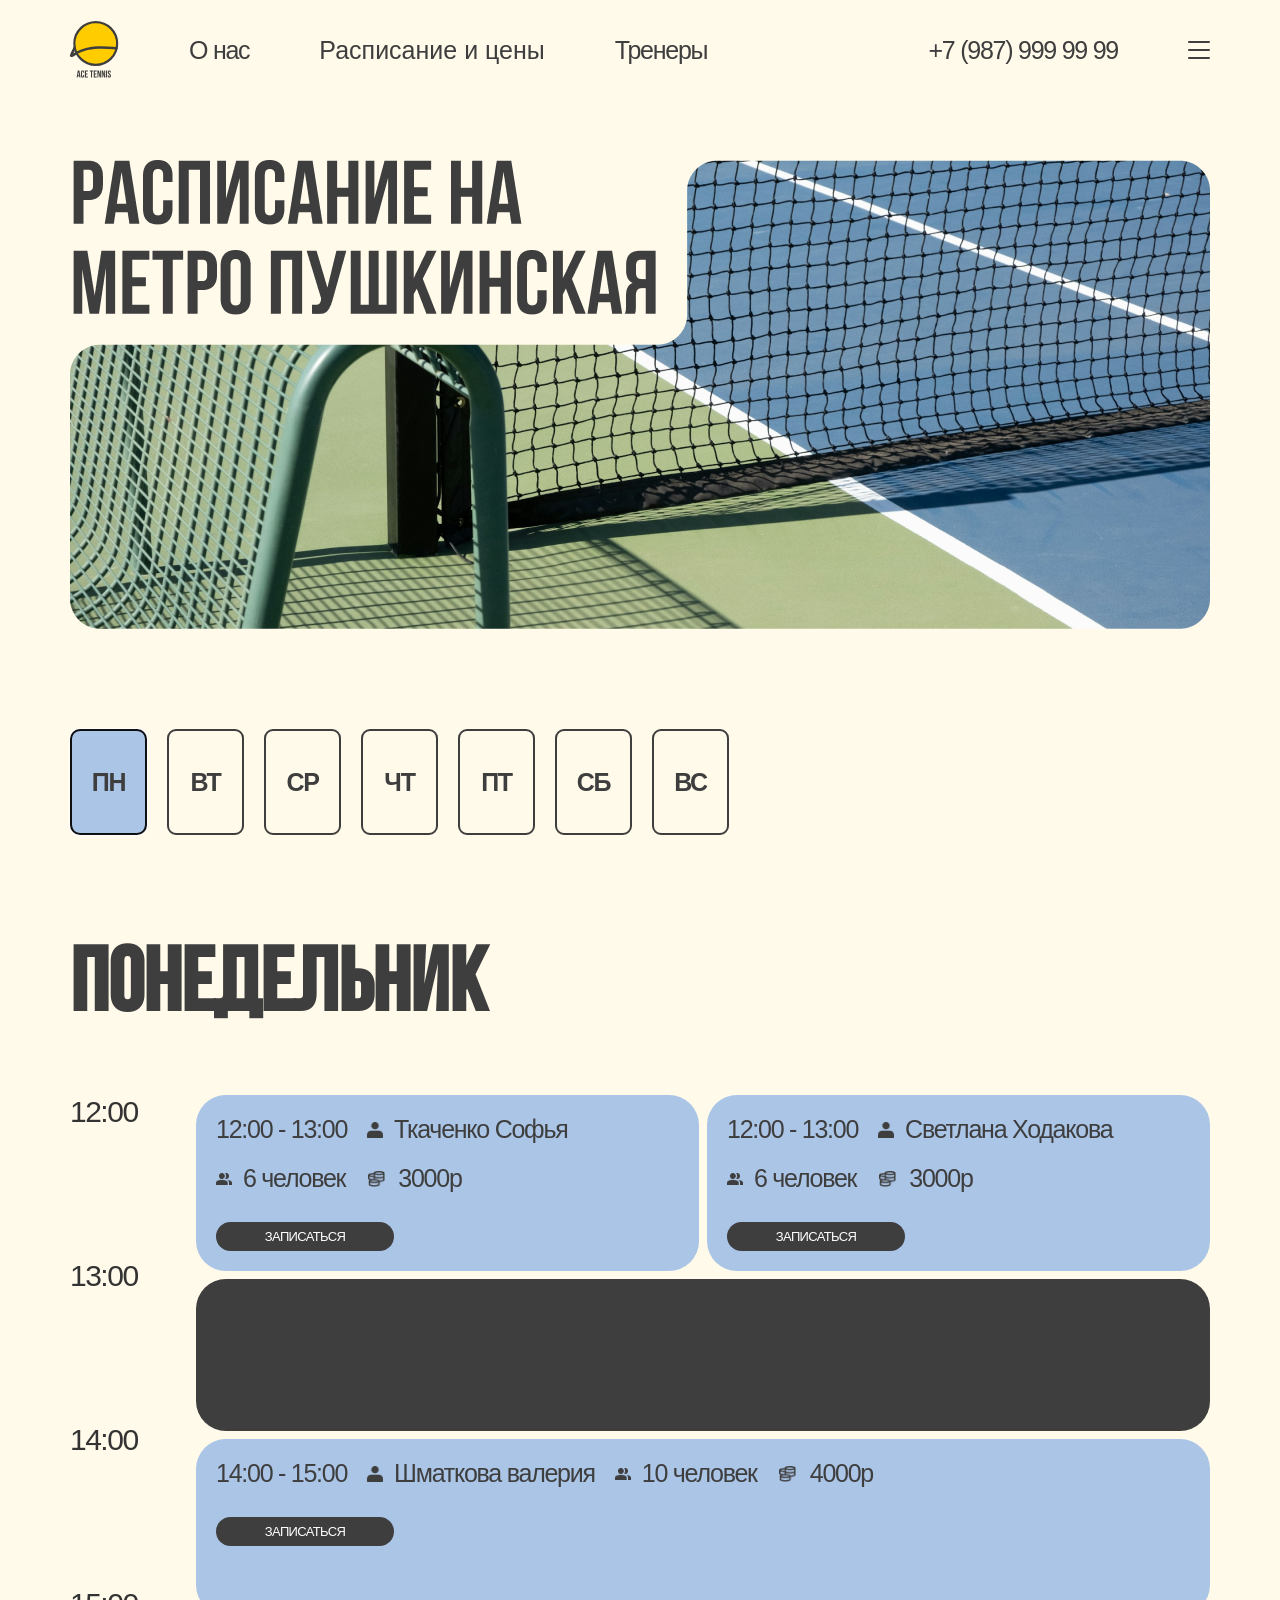
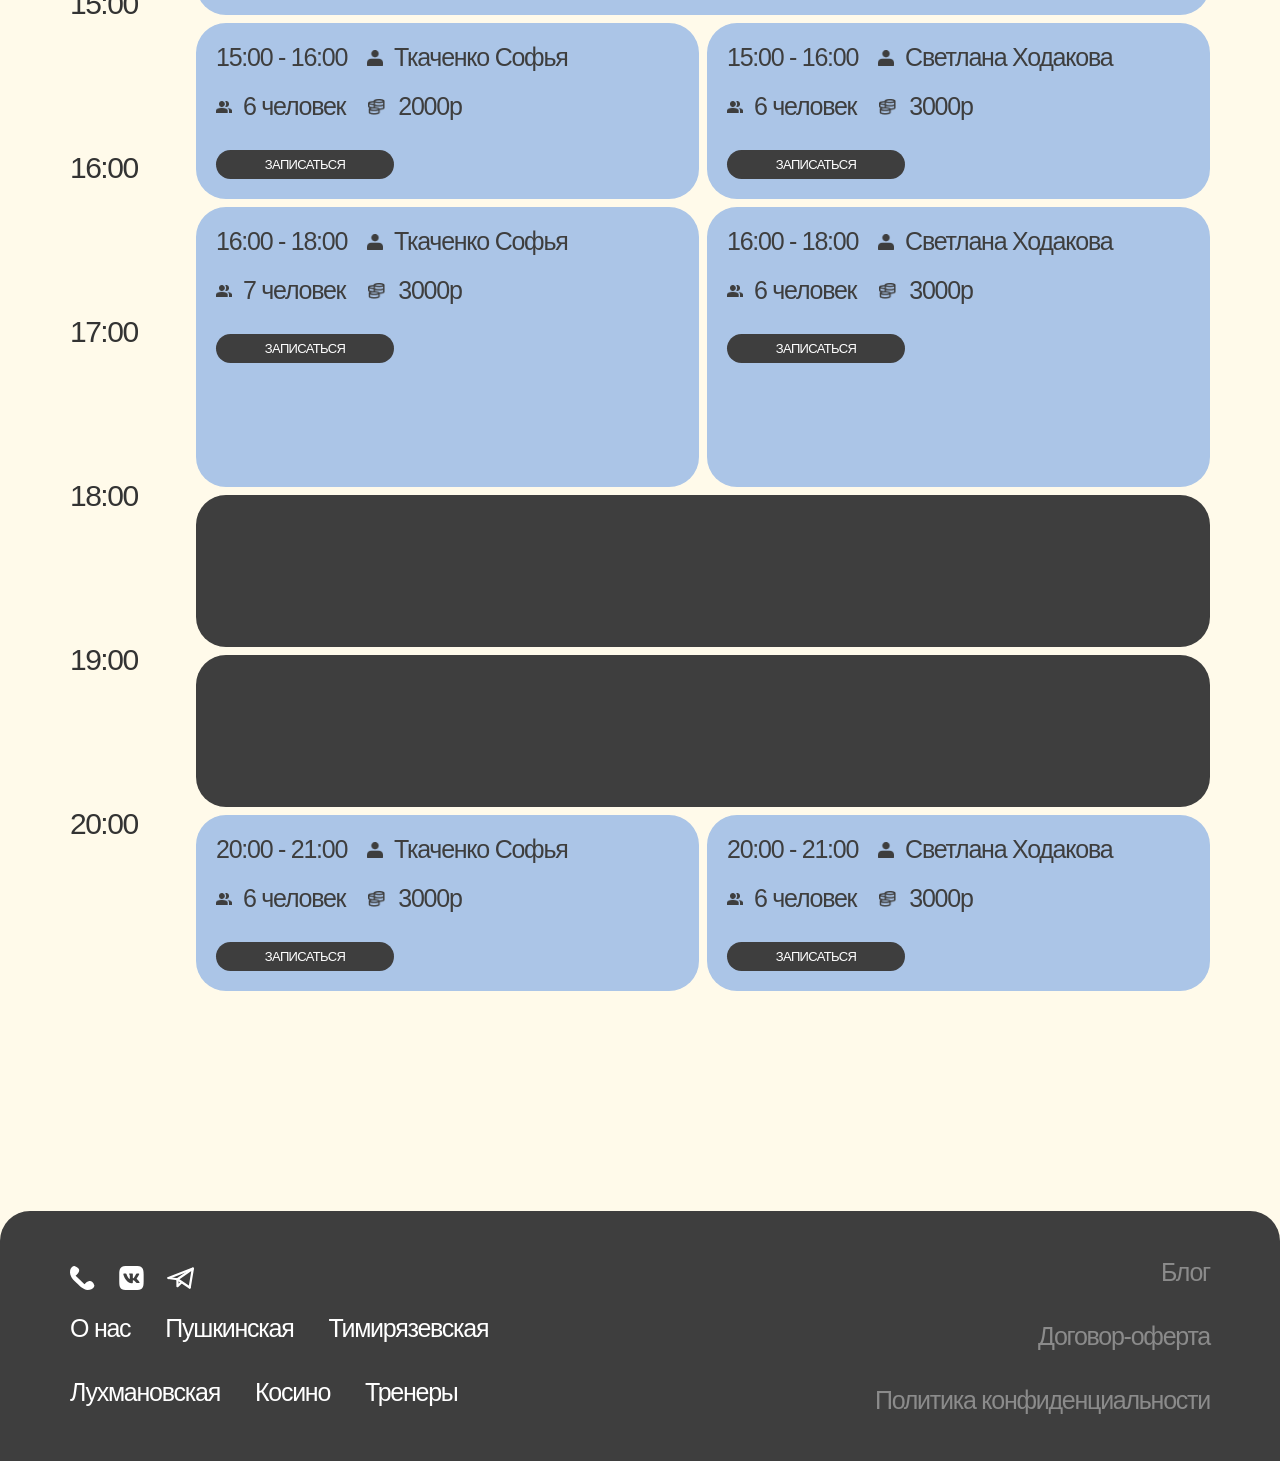
<file: schedule-pushkinskaya.html>
<!doctype html>
<html lang="ru">
	<head>
		<meta charset="utf-8" />
		<meta name="viewport" content="width=device-width, initial-scale=1" />
		<title>Расписание - Пушкинская</title>
		<link rel="preconnect" href="https://fonts.googleapis.com" />
		<link rel="preconnect" href="https://fonts.gstatic.com" crossorigin />
		<link
			href="https://fonts.googleapis.com/css2?family=Bebas+Neue&display=swap"
			rel="stylesheet"
		/>
		<link rel="stylesheet" href="styles.css" />
		<link rel="stylesheet" href="schedule.css" />
	</head>
	<body data-schedule-location="Пушкинская">
		<div class="page">
			<header class="site-header">
				<div class="header-left">
					<a class="logo" href="index.html" aria-label="Ace Tennis Academy">
						<img src="assets/img/лого.svg" alt=""/>
					</a>
					<nav class="header-nav">
						<a href="about.html">О нас</a>
						<div class="header-schedule-wrap">
							<button
								class="header-schedule"
								type="button"
								data-header-schedule
							>
								Расписание и цены
							</button>
							<div
								class="header-schedule-panel"
								data-header-schedule-panel
								aria-hidden="true"
							>
								<a href="schedule-pushkinskaya.html">Пушкинская</a>
								<a href="schedule-timiryazevskaya.html">Тимирязевская</a>
								<a href="schedule-kosino.html">Косино</a>
								<a href="schedule-lukhmanovskaya.html">Лухмановская</a>
							</div>
						</div>
						<a href="trainers.html">Тренеры</a>
					</nav>
				</div>
				<div class="header-right">
					<div class="header-phone">+7 (987) 999 99 99</div>
					<button
						class="burger"
						type="button"
						aria-label="Открыть меню"
						data-menu-open
					>
						<span></span>
						<span></span>
						<span></span>
					</button>
				</div>
			</header>

				<div class="menu-overlay" data-menu-overlay aria-hidden="true">
				<div class="menu-panel" role="dialog" aria-modal="true">
					<button class="menu-close" type="button" aria-label="Закрыть меню" data-menu-close></button>
					<nav class="menu-links">
					<a href="index.html">Главная</a>
					<a href="about.html">О нас</a>
					
					<!-- Обёртка для кнопки + выпадашки -->
					<div class="menu-schedule-wrap">
						<button class="menu-link" type="button" data-menu-schedule>
						Расписание и цены
						</button>
						<div class="menu-schedule" data-menu-schedule-panel aria-hidden="true">
						<a href="schedule-pushkinskaya.html">Пушкинская</a>
						<a href="schedule-timiryazevskaya.html">Тимирязевская</a>
						<a href="schedule-kosino.html">Косино</a>
						<a href="schedule-lukhmanovskaya.html">Лухмановская</a>
						</div>
					</div>
					
					<a href="trainers.html">Тренеры</a>
					<a href="reviews.html">Отзывы</a>
					<a href="certificates.html">Сертификаты</a>
					</nav>
					<div class="menu-contacts">
					<div class="menu-phone">+7 (987) 999 99 99</div>
					<div class="menu-icons">
						<img src="assets/img/menu-icons.svg" alt="" />
					</div>
					</div>
					<button class="btn menu-cta" type="button" data-request-open>
					Оставить заявку
					</button>
				</div>
				</div>

			<main class="schedule-main">
				<img src="assets/img/Group 1321319927 (1).png" alt="" />

				<section class="schedule-controls">
					<div class="day-tabs">
						<button class="day-tab is-active" type="button" data-day="pn">
							ПН
						</button>
						<button class="day-tab" type="button" data-day="vt">ВТ</button>
						<button class="day-tab" type="button" data-day="sr">СР</button>
						<button class="day-tab" type="button" data-day="cht">ЧТ</button>
						<button class="day-tab" type="button" data-day="pt">ПТ</button>
						<button class="day-tab" type="button" data-day="sb">СБ</button>
						<button class="day-tab" type="button" data-day="vs">ВС</button>
					</div>
				</section>

				<section class="schedule-day">
					<h2 data-schedule-title>Понедельник</h2>
					<div class="schedule-grid" data-schedule-grid></div>
				</section>

				<template id="schedule-template-a">
					<div class="schedule-times">
						<div>12:00</div>
						<div>13:00</div>
						<div>14:00</div>
						<div>15:00</div>
						<div>16:00</div>
						<div>17:00</div>
						<div>18:00</div>
						<div>19:00</div>
						<div>20:00</div>
					</div>
					<div class="schedule-slots">
						<div class="slot-row">
							<div class="slot-card">
								<div class="slot-meta">
									<span class="slot-time">12:00 - 13:00</span>
									<span class="slot-meta-item">
										<span class="icon icon-user"></span> Ткаченко Софья
									</span>
									<span class="slot-meta-item">
										<span class="icon icon-group"></span> 6 человек
									</span>
									<span class="slot-meta-item">
										<span class="icon icon-price"></span> 3000р
									</span>
								</div>
								<button class="slot-btn" type="button">Записаться</button>
							</div>
							<div class="slot-card">
								<div class="slot-meta">
									<span class="slot-time">12:00 - 13:00</span>
									<span class="slot-meta-item">
										<span class="icon icon-user"></span> Светлана Ходакова
									</span>
									<span class="slot-meta-item">
										<span class="icon icon-group"></span> 6 человек
									</span>
									<span class="slot-meta-item">
										<span class="icon icon-price"></span> 3000р
									</span>
								</div>
								<button class="slot-btn" type="button">Записаться</button>
							</div>
						</div>
						<div class="slot-row">
							<div class="slot-block"></div>
						</div>
						<div class="slot-row">
							<div class="slot-card slot-card-wide">
								<div class="slot-meta">
									<span class="slot-time">14:00 - 15:00</span>
									<span class="slot-meta-item">
										<span class="icon icon-user"></span> Шматкова валерия
									</span>
									<span class="slot-meta-item">
										<span class="icon icon-group"></span> 10 человек
									</span>
									<span class="slot-meta-item">
										<span class="icon icon-price"></span> 4000р
									</span>
								</div>
								<button class="slot-btn" type="button">Записаться</button>
							</div>
						</div>
						<div class="slot-row">
							<div class="slot-card">
								<div class="slot-meta">
									<span class="slot-time">15:00 - 16:00</span>
									<span class="slot-meta-item">
										<span class="icon icon-user"></span> Ткаченко Софья
									</span>
									<span class="slot-meta-item">
										<span class="icon icon-group"></span> 6 человек
									</span>
									<span class="slot-meta-item">
										<span class="icon icon-price"></span> 2000р
									</span>
								</div>
								<button class="slot-btn" type="button">Записаться</button>
							</div>
							<div class="slot-card">
								<div class="slot-meta">
									<span class="slot-time">15:00 - 16:00</span>
									<span class="slot-meta-item">
										<span class="icon icon-user"></span> Светлана Ходакова
									</span>
									<span class="slot-meta-item">
										<span class="icon icon-group"></span> 6 человек
									</span>
									<span class="slot-meta-item">
										<span class="icon icon-price"></span> 3000р
									</span>
								</div>
								<button class="slot-btn" type="button">Записаться</button>
							</div>
						</div>
						<div class="slot-row slot-row-tall">
							<div class="slot-card slot-card-tall">
								<div class="slot-meta">
									<span class="slot-time">16:00 - 18:00</span>
									<span class="slot-meta-item">
										<span class="icon icon-user"></span> Ткаченко Софья
									</span>
									<span class="slot-meta-item">
										<span class="icon icon-group"></span> 7 человек
									</span>
									<span class="slot-meta-item">
										<span class="icon icon-price"></span> 3000р
									</span>
								</div>
								<button class="slot-btn" type="button">Записаться</button>
							</div>
							<div class="slot-card slot-card-tall">
								<div class="slot-meta">
									<span class="slot-time">16:00 - 18:00</span>
									<span class="slot-meta-item">
										<span class="icon icon-user"></span> Светлана Ходакова
									</span>
									<span class="slot-meta-item">
										<span class="icon icon-group"></span> 6 человек
									</span>
									<span class="slot-meta-item">
										<span class="icon icon-price"></span> 3000р
									</span>
								</div>
								<button class="slot-btn" type="button">Записаться</button>
							</div>
						</div>
						<div class="slot-row">
							<div class="slot-block"></div>
						</div>
						<div class="slot-row">
							<div class="slot-block"></div>
						</div>
						<div class="slot-row">
							<div class="slot-card">
								<div class="slot-meta">
									<span class="slot-time">20:00 - 21:00</span>
									<span class="slot-meta-item">
										<span class="icon icon-user"></span> Ткаченко Софья
									</span>
									<span class="slot-meta-item">
										<span class="icon icon-group"></span> 6 человек
									</span>
									<span class="slot-meta-item">
										<span class="icon icon-price"></span> 3000р
									</span>
								</div>
								<button class="slot-btn" type="button">Записаться</button>
							</div>
							<div class="slot-card">
								<div class="slot-meta">
									<span class="slot-time">20:00 - 21:00</span>
									<span class="slot-meta-item">
										<span class="icon icon-user"></span> Светлана Ходакова
									</span>
									<span class="slot-meta-item">
										<span class="icon icon-group"></span> 6 человек
									</span>
									<span class="slot-meta-item">
										<span class="icon icon-price"></span> 3000р
									</span>
								</div>
								<button class="slot-btn" type="button">Записаться</button>
							</div>
						</div>
					</div>
				</template>

				<template id="schedule-template-b">
					<div class="schedule-times">
						<div>12:00</div>
						<div>13:00</div>
						<div>14:00</div>
						<div>15:00</div>
						<div>16:00</div>
						<div>17:00</div>
						<div>18:00</div>
						<div>19:00</div>
						<div>20:00</div>
					</div>
					<div class="schedule-slots">
						<div class="slot-row">
							<div class="slot-card slot-card-wide">
								<div class="slot-meta">
									<span class="slot-time">12:00 - 13:00</span>
									<span class="slot-meta-item">
										<span class="icon icon-user"></span> Ткаченко Софья
									</span>
									<span class="slot-meta-item">
										<span class="icon icon-group"></span> 8 человек
									</span>
									<span class="slot-meta-item">
										<span class="icon icon-price"></span> 3000р
									</span>
								</div>
								<button class="slot-btn" type="button">Записаться</button>
							</div>
						</div>
						<div class="slot-row">
							<div class="slot-card slot-card-wide">
								<div class="slot-meta">
									<span class="slot-time">13:00 - 14:00</span>
									<span class="slot-meta-item">
										<span class="icon icon-user"></span> Ткаченко Софья
									</span>
									<span class="slot-meta-item">
										<span class="icon icon-group"></span> 6 человек
									</span>
									<span class="slot-meta-item">
										<span class="icon icon-price"></span> 5000р
									</span>
								</div>
								<button class="slot-btn" type="button">Записаться</button>
							</div>
						</div>
						<div class="slot-row">
							<div class="slot-block"></div>
						</div>
						<div class="slot-row slot-row-tall">
							<div class="slot-card slot-card-tall">
								<div class="slot-meta">
									<span class="slot-time">15:00 - 17:00</span>
									<span class="slot-meta-item">
										<span class="icon icon-user"></span> Светлана Ходакова
									</span>
									<span class="slot-meta-item">
										<span class="icon icon-group"></span> 8 человек
									</span>
									<span class="slot-meta-item">
										<span class="icon icon-price"></span> 3000р
									</span>
								</div>
								<button class="slot-btn" type="button">Записаться</button>
							</div>
							<div class="slot-card slot-card-tall">
								<div class="slot-meta">
									<span class="slot-time">15:00 - 18:00</span>
									<span class="slot-meta-item">
										<span class="icon icon-user"></span> Шматкова Валерия
									</span>
									<span class="slot-meta-item">
										<span class="icon icon-group"></span> 7 человек
									</span>
									<span class="slot-meta-item">
										<span class="icon icon-price"></span> 6000р
									</span>
								</div>
								<button class="slot-btn" type="button">Записаться</button>
							</div>
						</div>
						<div class="slot-row">
							<div class="slot-block"></div>
						</div>
						<div class="slot-row">
							<div class="slot-card">
								<div class="slot-meta">
									<span class="slot-time">18:00 - 19:00</span>
									<span class="slot-meta-item">
										<span class="icon icon-user"></span> Ткаченко Софья
									</span>
									<span class="slot-meta-item">
										<span class="icon icon-group"></span> 10 человек
									</span>
									<span class="slot-meta-item">
										<span class="icon icon-price"></span> 2000р
									</span>
								</div>
								<button class="slot-btn" type="button">Записаться</button>
							</div>
							<div class="slot-card">
								<div class="slot-meta">
									<span class="slot-time">18:00 - 19:00</span>
									<span class="slot-meta-item">
										<span class="icon icon-user"></span> Светлана Ходакова
									</span>
									<span class="slot-meta-item">
										<span class="icon icon-group"></span> 10 человек
									</span>
									<span class="slot-meta-item">
										<span class="icon icon-price"></span> 3000р
									</span>
								</div>
								<button class="slot-btn" type="button">Записаться</button>
							</div>
						</div>
						<div class="slot-row">
							<div class="slot-block"></div>
						</div>
						<div class="slot-row">
							<div class="slot-block"></div>
						</div>
					</div>
				</template>
			</main>

			<div class="request-modal request-modal--schedule" data-request-form-modal aria-hidden="true">
				<div
					class="request-modal__window request-modal__window--schedule"
					role="dialog"
					aria-modal="true"
					aria-labelledby="request-schedule-title"
				>
					<button
						class="request-modal__close"
						type="button"
						aria-label="Закрыть"
						data-request-form-close
					></button>
					<div class="request-modal__content request-modal__content--schedule">
						<h2 id="request-schedule-title">Ace Tennis Academy</h2>
						<div class="request-schedule">
							<div class="request-schedule-row">
								<span class="request-schedule-label">Дата</span>
								<div class="request-schedule-value">
									<span data-schedule-day>Понедельник</span>
									<span data-schedule-time>12:00 - 13:30</span>
								</div>
							</div>
							<div class="request-schedule-divider"></div>
							<div class="request-schedule-row">
								<span class="request-schedule-label">Тренер</span>
								<div class="request-schedule-value">
									<span data-schedule-trainer>Светлана Ходакова</span>
								</div>
							</div>
							<div class="request-schedule-divider"></div>
							<div class="request-schedule-row">
								<span class="request-schedule-label">Локация</span>
								<div class="request-schedule-value">
									<span data-schedule-location>Пушкинская</span>
								</div>
							</div>
							<div class="request-schedule-divider"></div>
						</div>
						<form class="request-form request-form--schedule" data-request-form>
							<input type="text" class="name-input" name="name" placeholder="Имя" required minlength="2" maxlength="40" pattern="[A-Za-zА-Яа-яЁё\s\-]+" title="Только буквы"/>
                <input type="tel" class="phone-input" placeholder="8 (___) ___-__-__" required minlength="11" maxlength="12" pattern="^(\+7|8)\d{10}$" inputmode="tel" title="Введите номер в формате +7XXXXXXXXXX или 8XXXXXXXXXX " />
							<label class="request-consent">
								<input required type="checkbox" name="consent" />
								<span>Согласие на обработку персональных данных</span>
							</label>
							<button class="btn request-submit request-submit--schedule" type="submit">
								Записаться
							</button>
						</form>
					</div>
				</div>
			</div>

			<div class="request-modal" data-request-success aria-hidden="true">
				<div
					class="request-modal__window request-modal__window--success"
					role="dialog"
					aria-modal="true"
					aria-labelledby="request-success-title"
				>
					<button
						class="request-modal__close"
						type="button"
						aria-label="Закрыть"
						data-request-success-close
					></button>
					<h2 id="request-success-title">Заявка отправлена</h2>
				</div>
			</div>

			<footer class="site-footer">
				<div class="footer-left">
					<div class="footer-icons">
						<img src="assets/img/footer-logo.svg" alt="Контакты" />
					</div>
					<nav class="footer-nav">
						<a href="about.html">О нас</a>
						<a href="schedule-pushkinskaya.html">Пушкинская</a>
						<a href="schedule-timiryazevskaya.html">Тимирязевская</a>
						<a href="schedule-lukhmanovskaya.html">Лухмановская</a>
						<a href="schedule-kosino.html">Косино</a>
						<a href="trainers.html">Тренеры</a>
					</nav>
				</div>
				<div class="footer-right">
					<div>Блог</div>
					<div>Договор-оферта</div>
					<div>Политика конфиденциальности</div>
				</div>
			</footer>
		</div>
		<script src="menu.js"></script>
		<script src="request.js"></script>
		<script src="schedule.js"></script>
	</body>
</html>
</file>
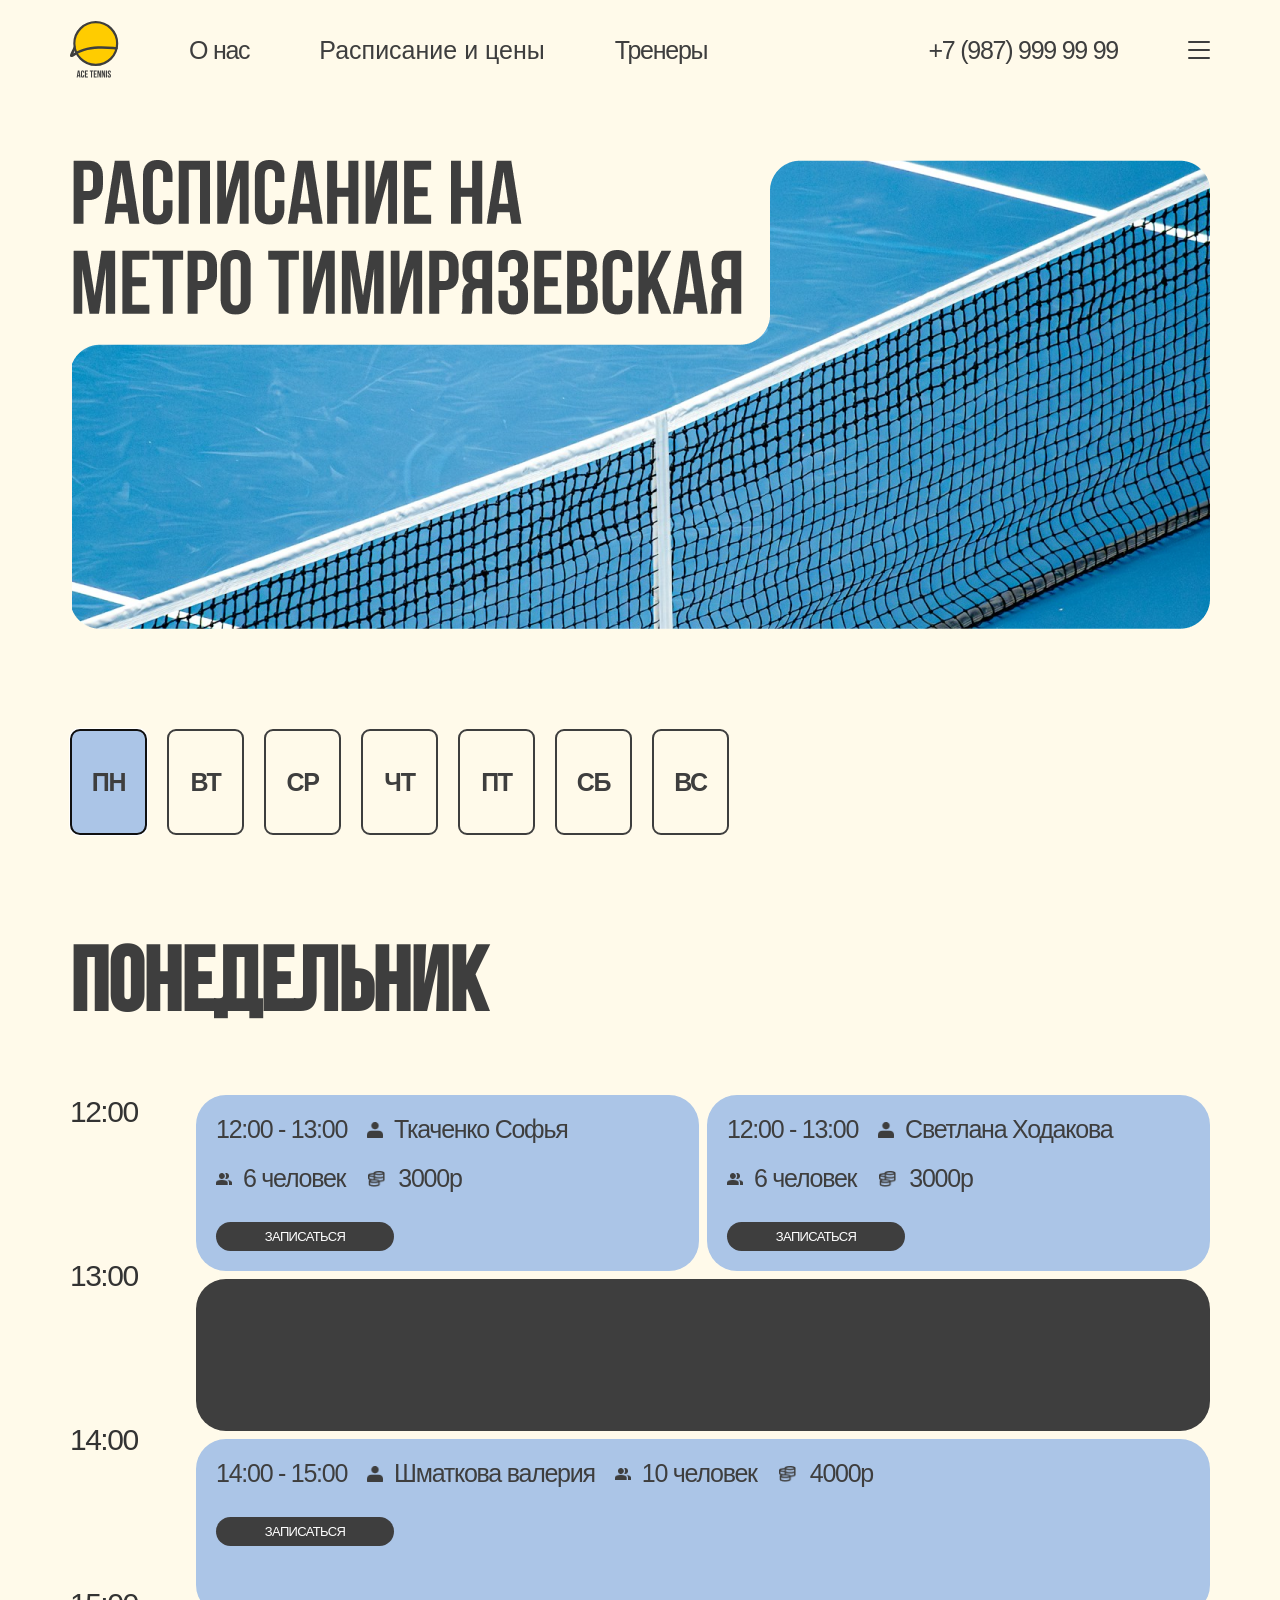
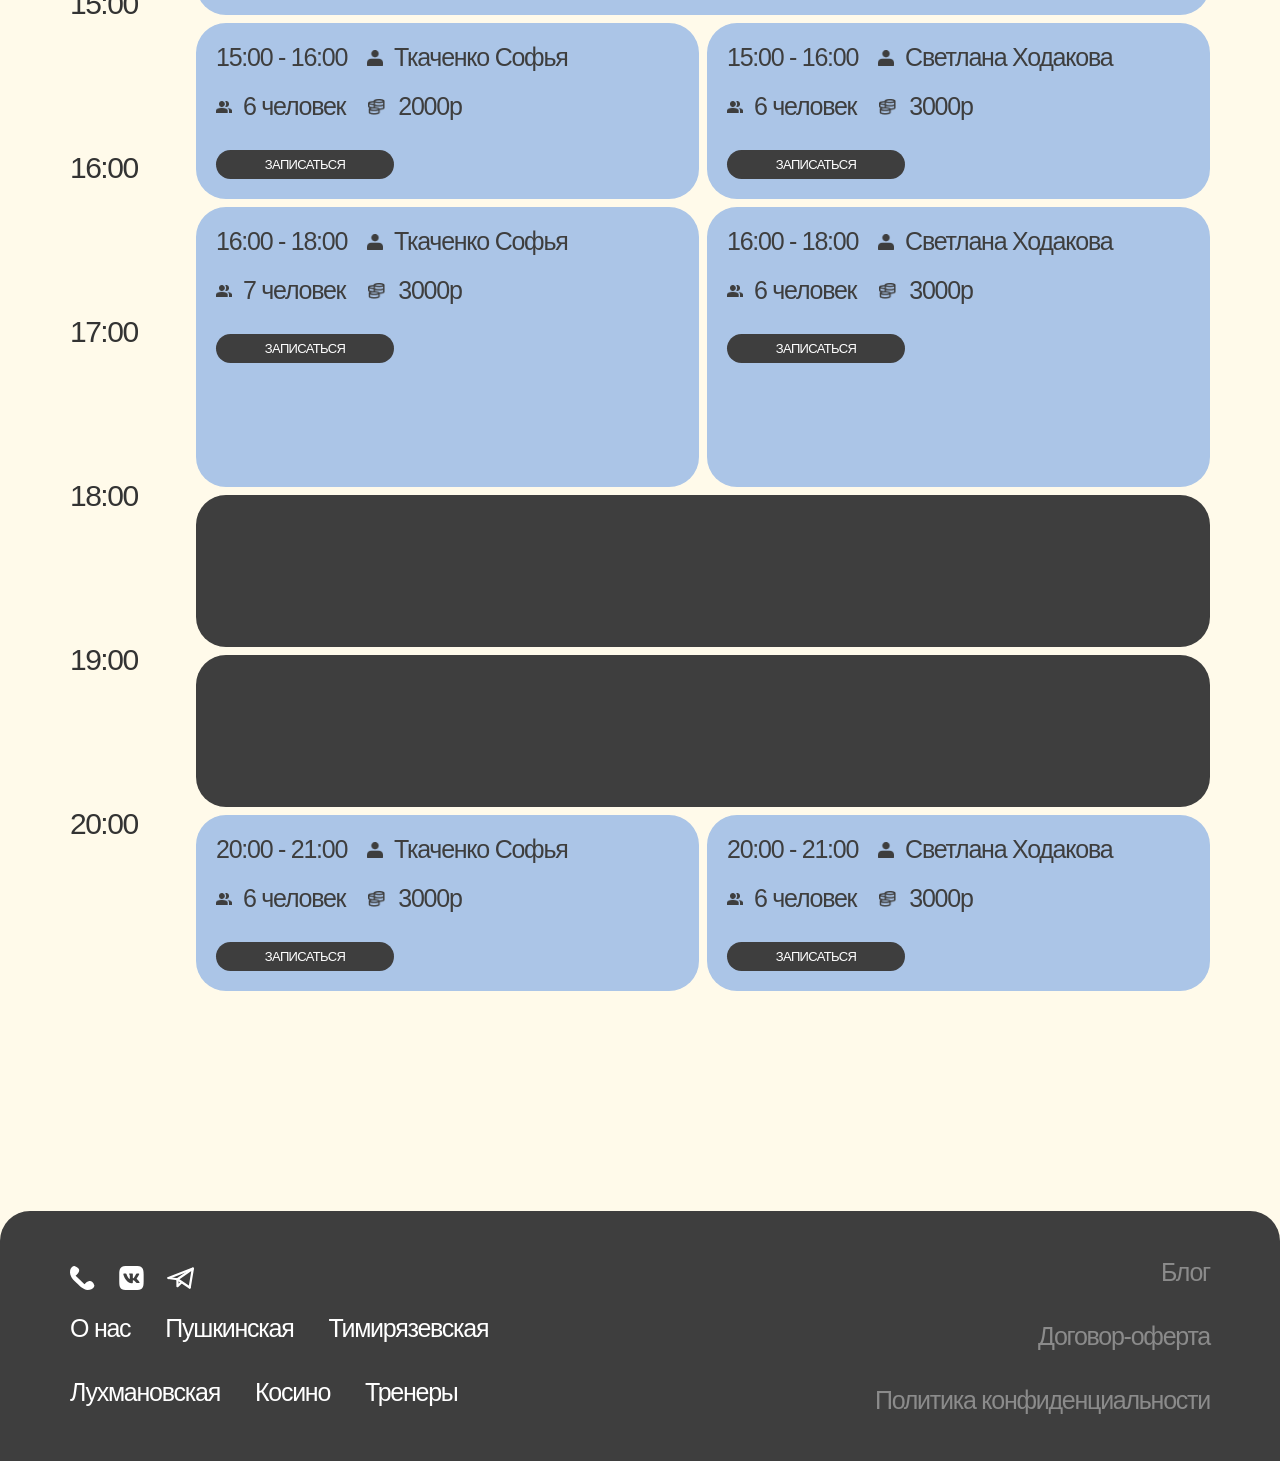
<file: schedule-timiryazevskaya.html>
<!doctype html>
<html lang="ru">
	<head>
		<meta charset="utf-8" />
		<meta name="viewport" content="width=device-width, initial-scale=1" />
		<title>Расписание - Тимирязевская</title>
		<link rel="preconnect" href="https://fonts.googleapis.com" />
		<link rel="preconnect" href="https://fonts.gstatic.com" crossorigin />
		<link
			href="https://fonts.googleapis.com/css2?family=Bebas+Neue&display=swap"
			rel="stylesheet"
		/>
		<link rel="stylesheet" href="styles.css" />
		<link rel="stylesheet" href="schedule.css" />
	</head>
	<body data-schedule-location="Тимирязевская">
		<div class="page">
			<header class="site-header">
				<div class="header-left">
					<a class="logo" href="index.html" aria-label="Ace Tennis Academy">
						<img src="assets/img/лого.svg" alt=""/>
					</a>
					<nav class="header-nav">
						<a href="about.html">О нас</a>
						<div class="header-schedule-wrap">
						<button
							class="header-schedule"
							type="button"
							data-header-schedule
						>
							Расписание и цены
						</button>
						<div
							class="header-schedule-panel"
							data-header-schedule-panel
							aria-hidden="true"
						>
							<a href="schedule-pushkinskaya.html">Пушкинская</a>
							<a href="schedule-timiryazevskaya.html">Тимирязевская</a>
							<a href="schedule-kosino.html">Косино</a>
							<a href="schedule-lukhmanovskaya.html">Лухмановская</a>
						</div>
						</div>
						<a href="trainers.html">Тренеры</a>
					</nav>
				</div>
				<div class="header-right">
					<div class="header-phone">+7 (987) 999 99 99</div>
					<button
						class="burger"
						type="button"
						aria-label="Открыть меню"
						data-menu-open
					>
						<span></span>
						<span></span>
						<span></span>
					</button>
				</div>
			</header>

				<div class="menu-overlay" data-menu-overlay aria-hidden="true">
				<div class="menu-panel" role="dialog" aria-modal="true">
					<button class="menu-close" type="button" aria-label="Закрыть меню" data-menu-close></button>
					<nav class="menu-links">
					<a href="index.html">Главная</a>
					<a href="about.html">О нас</a>
					
					<!-- Обёртка для кнопки + выпадашки -->
					<div class="menu-schedule-wrap">
						<button class="menu-link" type="button" data-menu-schedule>
						Расписание и цены
						</button>
						<div class="menu-schedule" data-menu-schedule-panel aria-hidden="true">
						<a href="schedule-pushkinskaya.html">Пушкинская</a>
						<a href="schedule-timiryazevskaya.html">Тимирязевская</a>
						<a href="schedule-kosino.html">Косино</a>
						<a href="schedule-lukhmanovskaya.html">Лухмановская</a>
						</div>
					</div>
					
					<a href="trainers.html">Тренеры</a>
					<a href="reviews.html">Отзывы</a>
					<a href="certificates.html">Сертификаты</a>
					</nav>
					<div class="menu-contacts">
					<div class="menu-phone">+7 (987) 999 99 99</div>
					<div class="menu-icons">
						<img src="assets/img/menu-icons.svg" alt="" />
					</div>
					</div>
					<button class="btn menu-cta" type="button" data-request-open>
					Оставить заявку
					</button>
				</div>
				</div>

			<main class="schedule-main">
				<img src="assets/img/Group 1321319927.png" alt="" />

				<section class="schedule-controls">
					<div class="day-tabs">
						<button class="day-tab is-active" type="button" data-day="pn">
							ПН
						</button>
						<button class="day-tab" type="button" data-day="vt">ВТ</button>
						<button class="day-tab" type="button" data-day="sr">СР</button>
						<button class="day-tab" type="button" data-day="cht">ЧТ</button>
						<button class="day-tab" type="button" data-day="pt">ПТ</button>
						<button class="day-tab" type="button" data-day="sb">СБ</button>
						<button class="day-tab" type="button" data-day="vs">ВС</button>
					</div>
				</section>

				<section class="schedule-day">
					<h2 data-schedule-title>Понедельник</h2>
					<div class="schedule-grid" data-schedule-grid></div>
				</section>

				<template id="schedule-template-a">
					<div class="schedule-times">
						<div>12:00</div>
						<div>13:00</div>
						<div>14:00</div>
						<div>15:00</div>
						<div>16:00</div>
						<div>17:00</div>
						<div>18:00</div>
						<div>19:00</div>
						<div>20:00</div>
					</div>
					<div class="schedule-slots">
						<div class="slot-row">
							<div class="slot-card">
								<div class="slot-meta">
									<span class="slot-time">12:00 - 13:00</span>
									<span class="slot-meta-item">
										<span class="icon icon-user"></span> Ткаченко Софья
									</span>
									<span class="slot-meta-item">
										<span class="icon icon-group"></span> 6 человек
									</span>
									<span class="slot-meta-item">
										<span class="icon icon-price"></span> 3000р
									</span>
								</div>
								<button class="slot-btn" type="button">Записаться</button>
							</div>
							<div class="slot-card">
								<div class="slot-meta">
									<span class="slot-time">12:00 - 13:00</span>
									<span class="slot-meta-item">
										<span class="icon icon-user"></span> Светлана Ходакова
									</span>
									<span class="slot-meta-item">
										<span class="icon icon-group"></span> 6 человек
									</span>
									<span class="slot-meta-item">
										<span class="icon icon-price"></span> 3000р
									</span>
								</div>
								<button class="slot-btn" type="button">Записаться</button>
							</div>
						</div>
						<div class="slot-row">
							<div class="slot-block"></div>
						</div>
						<div class="slot-row">
							<div class="slot-card slot-card-wide">
								<div class="slot-meta">
									<span class="slot-time">14:00 - 15:00</span>
									<span class="slot-meta-item">
										<span class="icon icon-user"></span> Шматкова валерия
									</span>
									<span class="slot-meta-item">
										<span class="icon icon-group"></span> 10 человек
									</span>
									<span class="slot-meta-item">
										<span class="icon icon-price"></span> 4000р
									</span>
								</div>
								<button class="slot-btn" type="button">Записаться</button>
							</div>
						</div>
						<div class="slot-row">
							<div class="slot-card">
								<div class="slot-meta">
									<span class="slot-time">15:00 - 16:00</span>
									<span class="slot-meta-item">
										<span class="icon icon-user"></span> Ткаченко Софья
									</span>
									<span class="slot-meta-item">
										<span class="icon icon-group"></span> 6 человек
									</span>
									<span class="slot-meta-item">
										<span class="icon icon-price"></span> 2000р
									</span>
								</div>
								<button class="slot-btn" type="button">Записаться</button>
							</div>
							<div class="slot-card">
								<div class="slot-meta">
									<span class="slot-time">15:00 - 16:00</span>
									<span class="slot-meta-item">
										<span class="icon icon-user"></span> Светлана Ходакова
									</span>
									<span class="slot-meta-item">
										<span class="icon icon-group"></span> 6 человек
									</span>
									<span class="slot-meta-item">
										<span class="icon icon-price"></span> 3000р
									</span>
								</div>
								<button class="slot-btn" type="button">Записаться</button>
							</div>
						</div>
						<div class="slot-row slot-row-tall">
							<div class="slot-card slot-card-tall">
								<div class="slot-meta">
									<span class="slot-time">16:00 - 18:00</span>
									<span class="slot-meta-item">
										<span class="icon icon-user"></span> Ткаченко Софья
									</span>
									<span class="slot-meta-item">
										<span class="icon icon-group"></span> 7 человек
									</span>
									<span class="slot-meta-item">
										<span class="icon icon-price"></span> 3000р
									</span>
								</div>
								<button class="slot-btn" type="button">Записаться</button>
							</div>
							<div class="slot-card slot-card-tall">
								<div class="slot-meta">
									<span class="slot-time">16:00 - 18:00</span>
									<span class="slot-meta-item">
										<span class="icon icon-user"></span> Светлана Ходакова
									</span>
									<span class="slot-meta-item">
										<span class="icon icon-group"></span> 6 человек
									</span>
									<span class="slot-meta-item">
										<span class="icon icon-price"></span> 3000р
									</span>
								</div>
								<button class="slot-btn" type="button">Записаться</button>
							</div>
						</div>
						<div class="slot-row">
							<div class="slot-block"></div>
						</div>
						<div class="slot-row">
							<div class="slot-block"></div>
						</div>
						<div class="slot-row">
							<div class="slot-card">
								<div class="slot-meta">
									<span class="slot-time">20:00 - 21:00</span>
									<span class="slot-meta-item">
										<span class="icon icon-user"></span> Ткаченко Софья
									</span>
									<span class="slot-meta-item">
										<span class="icon icon-group"></span> 6 человек
									</span>
									<span class="slot-meta-item">
										<span class="icon icon-price"></span> 3000р
									</span>
								</div>
								<button class="slot-btn" type="button">Записаться</button>
							</div>
							<div class="slot-card">
								<div class="slot-meta">
									<span class="slot-time">20:00 - 21:00</span>
									<span class="slot-meta-item">
										<span class="icon icon-user"></span> Светлана Ходакова
									</span>
									<span class="slot-meta-item">
										<span class="icon icon-group"></span> 6 человек
									</span>
									<span class="slot-meta-item">
										<span class="icon icon-price"></span> 3000р
									</span>
								</div>
								<button class="slot-btn" type="button">Записаться</button>
							</div>
						</div>
					</div>
				</template>

				<template id="schedule-template-b">
					<div class="schedule-times">
						<div>12:00</div>
						<div>13:00</div>
						<div>14:00</div>
						<div>15:00</div>
						<div>16:00</div>
						<div>17:00</div>
						<div>18:00</div>
						<div>19:00</div>
						<div>20:00</div>
					</div>
					<div class="schedule-slots">
						<div class="slot-row">
							<div class="slot-card slot-card-wide">
								<div class="slot-meta">
									<span class="slot-time">12:00 - 13:00</span>
									<span class="slot-meta-item">
										<span class="icon icon-user"></span> Ткаченко Софья
									</span>
									<span class="slot-meta-item">
										<span class="icon icon-group"></span> 8 человек
									</span>
									<span class="slot-meta-item">
										<span class="icon icon-price"></span> 3000р
									</span>
								</div>
								<button class="slot-btn" type="button">Записаться</button>
							</div>
						</div>
						<div class="slot-row">
							<div class="slot-card slot-card-wide">
								<div class="slot-meta">
									<span class="slot-time">13:00 - 14:00</span>
									<span class="slot-meta-item">
										<span class="icon icon-user"></span> Ткаченко Софья
									</span>
									<span class="slot-meta-item">
										<span class="icon icon-group"></span> 6 человек
									</span>
									<span class="slot-meta-item">
										<span class="icon icon-price"></span> 5000р
									</span>
								</div>
								<button class="slot-btn" type="button">Записаться</button>
							</div>
						</div>
						<div class="slot-row">
							<div class="slot-block"></div>
						</div>
						<div class="slot-row slot-row-tall">
							<div class="slot-card slot-card-tall">
								<div class="slot-meta">
									<span class="slot-time">15:00 - 17:00</span>
									<span class="slot-meta-item">
										<span class="icon icon-user"></span> Светлана Ходакова
									</span>
									<span class="slot-meta-item">
										<span class="icon icon-group"></span> 8 человек
									</span>
									<span class="slot-meta-item">
										<span class="icon icon-price"></span> 3000р
									</span>
								</div>
								<button class="slot-btn" type="button">Записаться</button>
							</div>
							<div class="slot-card slot-card-tall">
								<div class="slot-meta">
									<span class="slot-time">15:00 - 18:00</span>
									<span class="slot-meta-item">
										<span class="icon icon-user"></span> Шматкова Валерия
									</span>
									<span class="slot-meta-item">
										<span class="icon icon-group"></span> 7 человек
									</span>
									<span class="slot-meta-item">
										<span class="icon icon-price"></span> 6000р
									</span>
								</div>
								<button class="slot-btn" type="button">Записаться</button>
							</div>
						</div>
						<div class="slot-row">
							<div class="slot-block"></div>
						</div>
						<div class="slot-row">
							<div class="slot-card">
								<div class="slot-meta">
									<span class="slot-time">18:00 - 19:00</span>
									<span class="slot-meta-item">
										<span class="icon icon-user"></span> Ткаченко Софья
									</span>
									<span class="slot-meta-item">
										<span class="icon icon-group"></span> 10 человек
									</span>
									<span class="slot-meta-item">
										<span class="icon icon-price"></span> 2000р
									</span>
								</div>
								<button class="slot-btn" type="button">Записаться</button>
							</div>
							<div class="slot-card">
								<div class="slot-meta">
									<span class="slot-time">18:00 - 19:00</span>
									<span class="slot-meta-item">
										<span class="icon icon-user"></span> Светлана Ходакова
									</span>
									<span class="slot-meta-item">
										<span class="icon icon-group"></span> 10 человек
									</span>
									<span class="slot-meta-item">
										<span class="icon icon-price"></span> 3000р
									</span>
								</div>
								<button class="slot-btn" type="button">Записаться</button>
							</div>
						</div>
						<div class="slot-row">
							<div class="slot-block"></div>
						</div>
						<div class="slot-row">
							<div class="slot-block"></div>
						</div>
					</div>
				</template>
			</main>

			<div class="request-modal request-modal--schedule" data-request-form-modal aria-hidden="true">
				<div
					class="request-modal__window request-modal__window--schedule"
					role="dialog"
					aria-modal="true"
					aria-labelledby="request-schedule-title"
				>
					<button
						class="request-modal__close"
						type="button"
						aria-label="Закрыть"
						data-request-form-close
					></button>
					<div class="request-modal__content request-modal__content--schedule">
						<h2 id="request-schedule-title">Ace Tennis Academy</h2>
						<div class="request-schedule">
							<div class="request-schedule-row">
								<span class="request-schedule-label">Дата</span>
								<div class="request-schedule-value">
									<span data-schedule-day>Понедельник</span>
									<span data-schedule-time>12:00 - 13:30</span>
								</div>
							</div>
							<div class="request-schedule-divider"></div>
							<div class="request-schedule-row">
								<span class="request-schedule-label">Тренер</span>
								<div class="request-schedule-value">
									<span data-schedule-trainer>Светлана Ходакова</span>
								</div>
							</div>
							<div class="request-schedule-divider"></div>
							<div class="request-schedule-row">
								<span class="request-schedule-label">Локация</span>
								<div class="request-schedule-value">
									<span data-schedule-location>Тимирязевская</span>
								</div>
							</div>
							<div class="request-schedule-divider"></div>
						</div>
						<form class="request-form request-form--schedule" data-request-form>
							<input type="text" class="name-input" name="name" placeholder="Имя" required minlength="2" maxlength="40" pattern="[A-Za-zА-Яа-яЁё\s\-]+" title="Только буквы"/>
            <input type="tel" class="phone-input" placeholder="8 (___) ___-__-__" required minlength="11" maxlength="12" pattern="^(\+7|8)\d{10}$" inputmode="tel" title="Введите номер в формате +7XXXXXXXXXX или 8XXXXXXXXXX " />
							<label class="request-consent">
								<input required type="checkbox" name="consent" />
								<span>Согласие на обработку персональных данных</span>
							</label>
							<button class="btn request-submit request-submit--schedule" type="submit">
								Записаться
							</button>
						</form>
					</div>
				</div>
			</div>

      <div class="request-modal" data-request-form-modal aria-hidden="true">
        <div
          class="request-modal__window request-modal__window--form"
          role="dialog"
          aria-modal="true"
          aria-labelledby="request-form-title"
        >
          <button
            class="request-modal__close"
            type="button"
            aria-label="Закрыть"
            data-request-form-close
          ></button>
          <div class="request-modal__content">
            <div class="request-modal__header">
              <h2 id="request-form-title">Ace Tennis Academy</h2>
              <p>Оставьте заявку и мы свяжемся с вами</p>
            </div>
            <form class="request-form" data-request-form>
              <input type="text" class="name-input" name="name" placeholder="Имя" />
            <input type="tel" class="phone-input" placeholder="8 (___) ___-__-__" required minlength="11" maxlength="12" pattern="^(\+7|8)\d{10}$" inputmode="tel" title="Введите номер в формате +7XXXXXXXXXX или 8XXXXXXXXXX " />
              <button class="btn request-submit" type="submit">
                Оставить заявку
              </button>
            </form>
          </div>
        </div>
      </div>

      <div class="request-modal" data-request-success aria-hidden="true">
        <div
          class="request-modal__window request-modal__window--success"
          role="dialog"
          aria-modal="true"
          aria-labelledby="request-success-title"
        >
          <button
            class="request-modal__close"
            type="button"
            aria-label="Закрыть"
            data-request-success-close
          ></button>
          <h2 id="request-success-title">Заявка отправлена</h2>
        </div>
      </div>


			<footer class="site-footer">
				<div class="footer-left">
					<div class="footer-icons">
						<img src="assets/img/footer-logo.svg" alt="Контакты" />
					</div>
					<nav class="footer-nav">
						<a href="about.html">О нас</a>
						<a href="schedule-pushkinskaya.html">Пушкинская</a>
						<a href="schedule-timiryazevskaya.html">Тимирязевская</a>
						<a href="schedule-lukhmanovskaya.html">Лухмановская</a>
						<a href="schedule-kosino.html">Косино</a>
						<a href="trainers.html">Тренеры</a>
					</nav>
				</div>
				<div class="footer-right">
					<div>Блог</div>
					<div>Договор-оферта</div>
					<div>Политика конфиденциальности</div>
				</div>
			</footer>
		</div>
		<script src="menu.js"></script>
		<script src="request.js"></script>
		<script src="schedule.js"></script>
	</body>
</html>
</file>
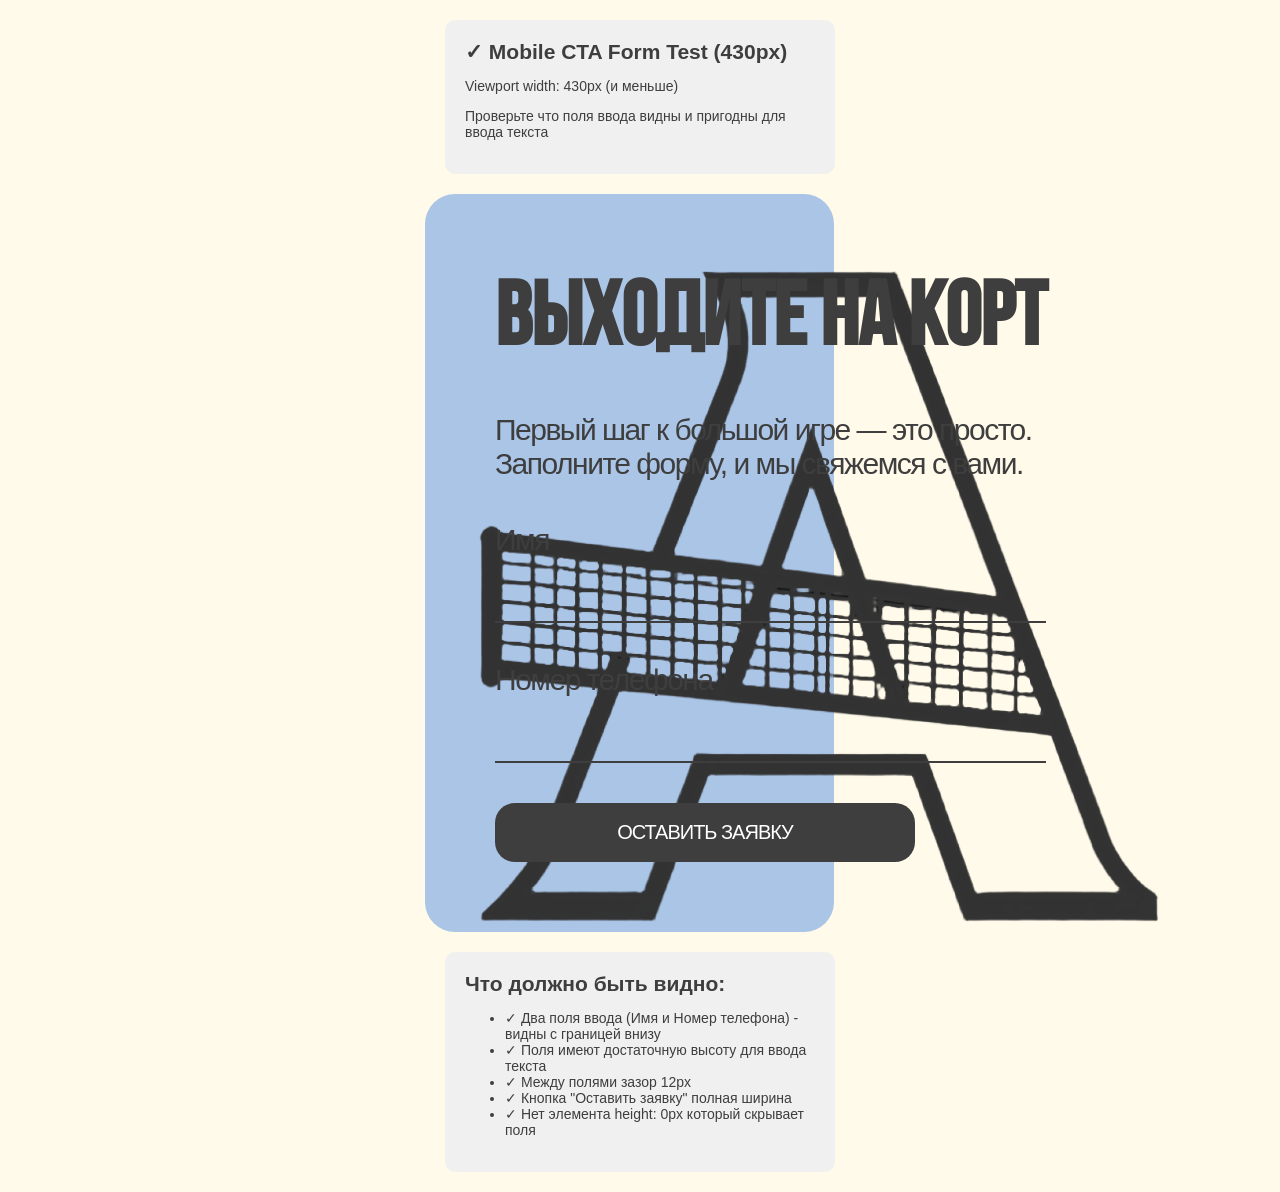
<file: test-mobile.html>
<!DOCTYPE html>
<html lang="ru">
<head>
  <meta charset="utf-8">
  <meta name="viewport" content="width=device-width, initial-scale=1">
  <title>Mobile Test - CTA Form Fields</title>
  <link rel="stylesheet" href="styles.css">
  <link rel="stylesheet" href="about.css">
  <style>
    body {
      max-width: 430px;
      margin: 0 auto;
      padding: 0;
    }
    .test-info {
      background: #f0f0f0;
      padding: 20px;
      margin: 20px;
      border-radius: 10px;
      font-size: 14px;
    }
    .test-info h2 {
      margin: 0 0 10px 0;
    }
  </style>
</head>
<body>
  <div class="test-info">
    <h2>✓ Mobile CTA Form Test (430px)</h2>
    <p>Viewport width: 430px (и меньше)</p>
    <p>Проверьте что поля ввода видны и пригодны для ввода текста</p>
  </div>

  <section class="cta">
    <div class="cta-content">
      <div class="cta-text">
        <h2>Выходите на корт</h2>
        <p>Первый шаг к большой игре — это просто. Заполните форму, и мы свяжемся с вами.</p>
      </div>
      <form class="cta-form">
        <label>
          <span>Имя</span>
          <input type="text" class="name-input" placeholder="" required minlength="2" maxlength="40" pattern="[A-Za-zА-Яа-яЁё\s\-]+" title="Только буквы" />
        </label>
        <label>
          <span>Номер телефона</span>
          <input type="tel" class="phone-input" placeholder="" required minlength="10" maxlength="15" pattern="[0-9+]+" inputmode="numeric" />
        </label>
        <button class="btn" type="submit">Оставить заявку</button>
      </form>
    </div>
    <div class="cta-logo"></div>
  </section>

  <div class="test-info">
    <h2>Что должно быть видно:</h2>
    <ul>
      <li>✓ Два поля ввода (Имя и Номер телефона) - видны с границей внизу</li>
      <li>✓ Поля имеют достаточную высоту для ввода текста</li>
      <li>✓ Между полями зазор 12px</li>
      <li>✓ Кнопка "Оставить заявку" полная ширина</li>
      <li>✓ Нет элемента height: 0px который скрывает поля</li>
    </ul>
  </div>
</body>
</html>
</file>
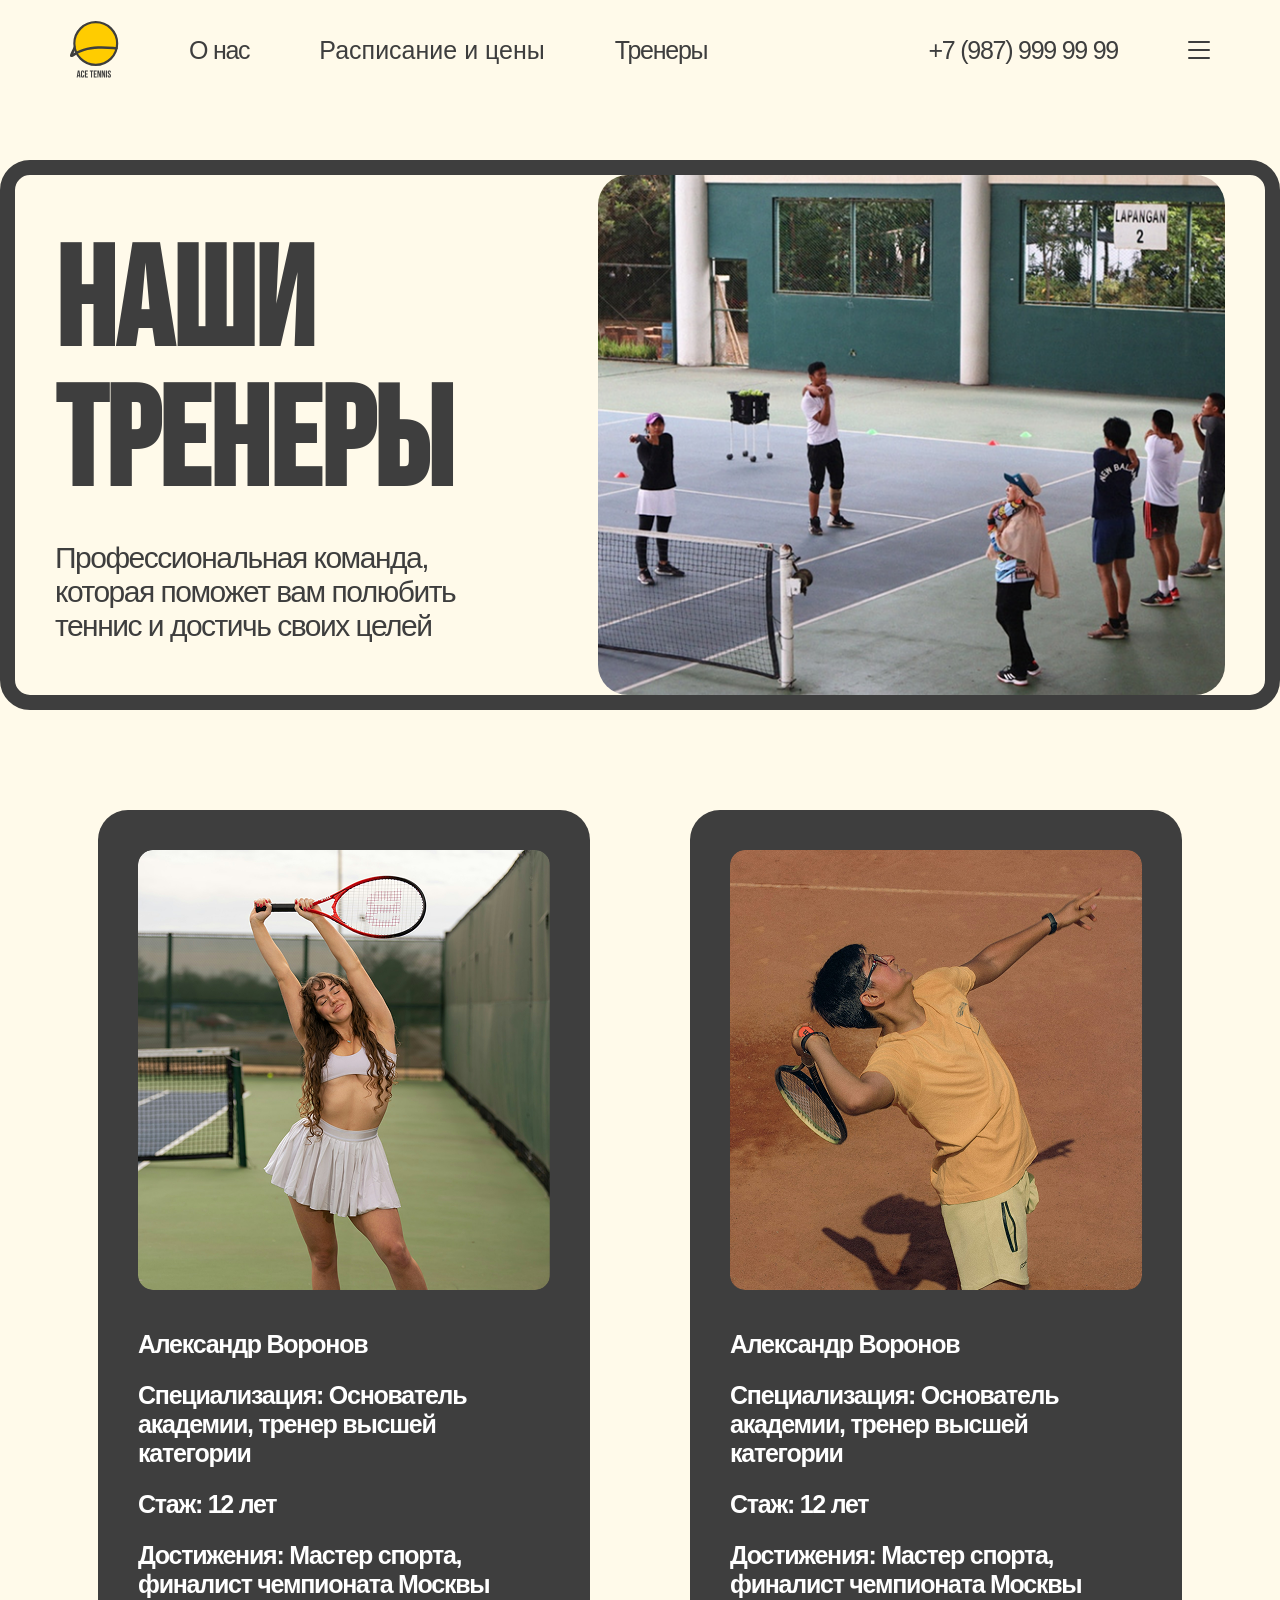
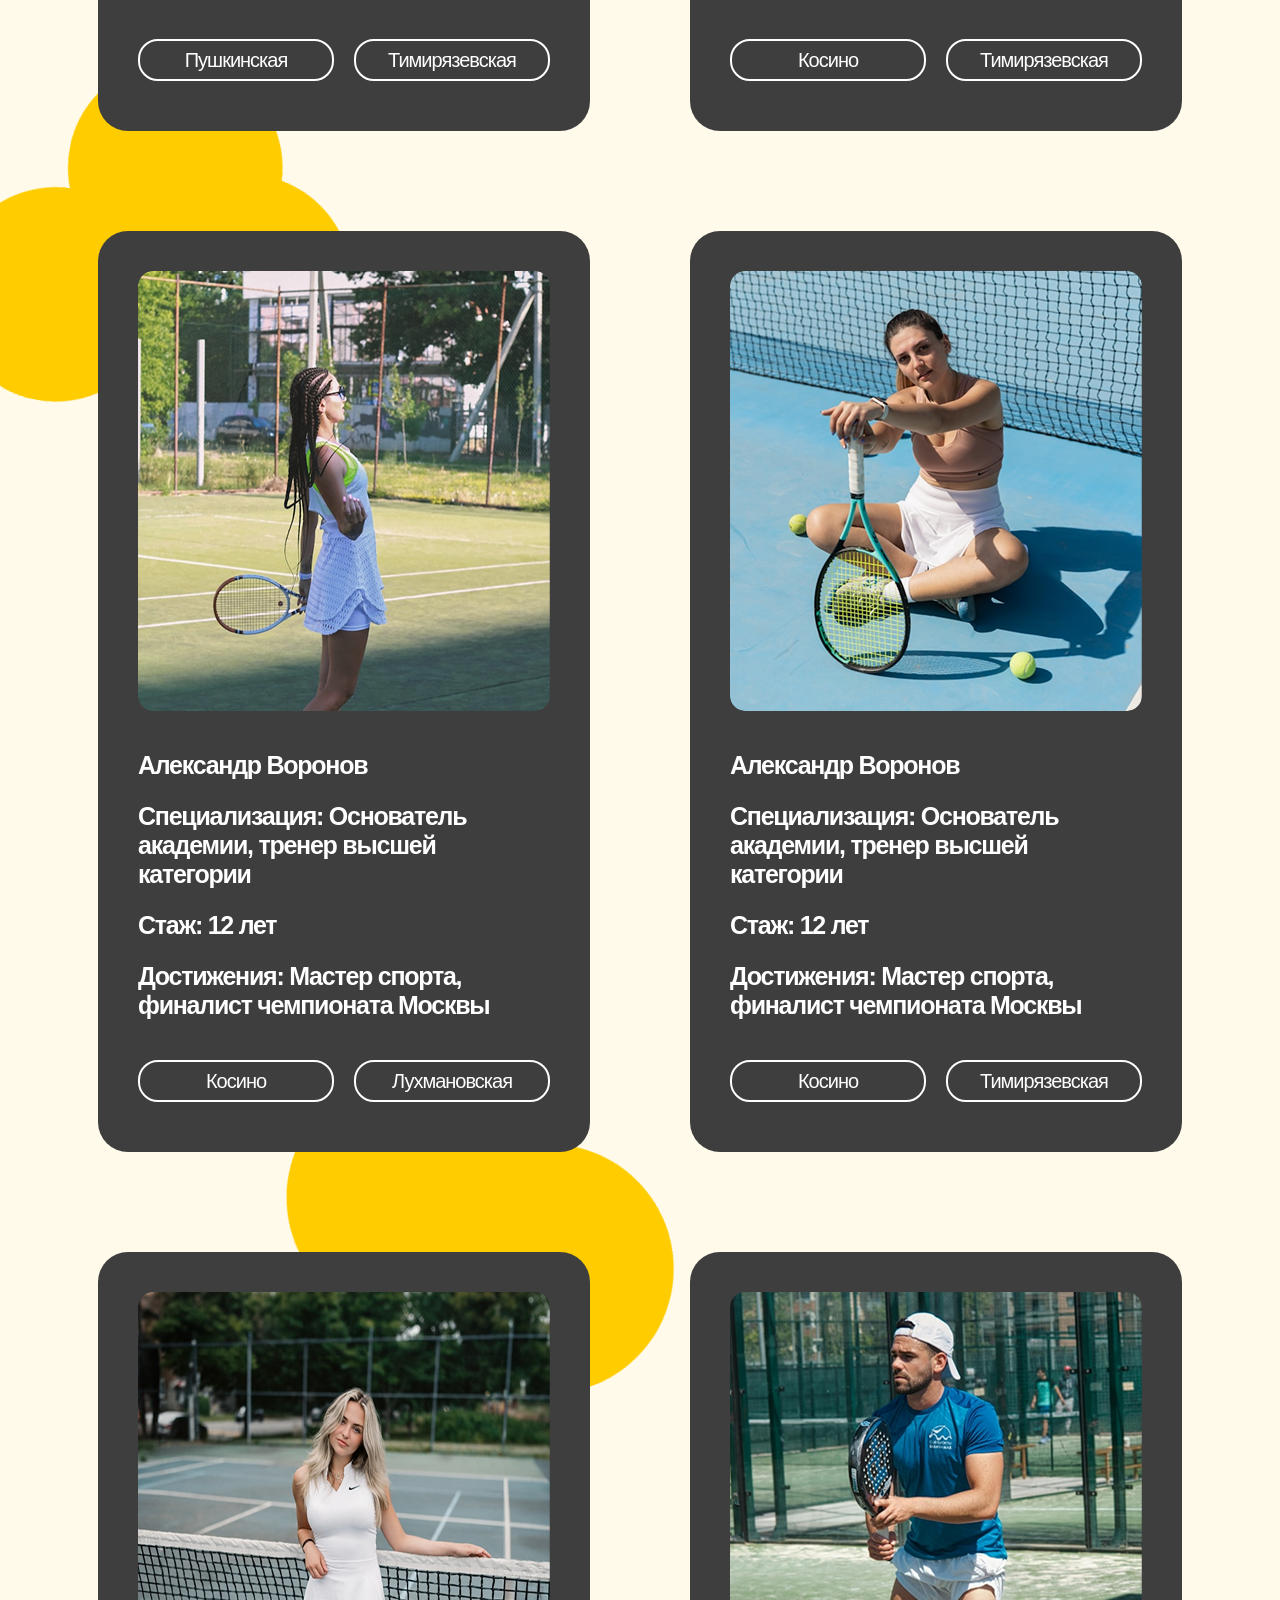
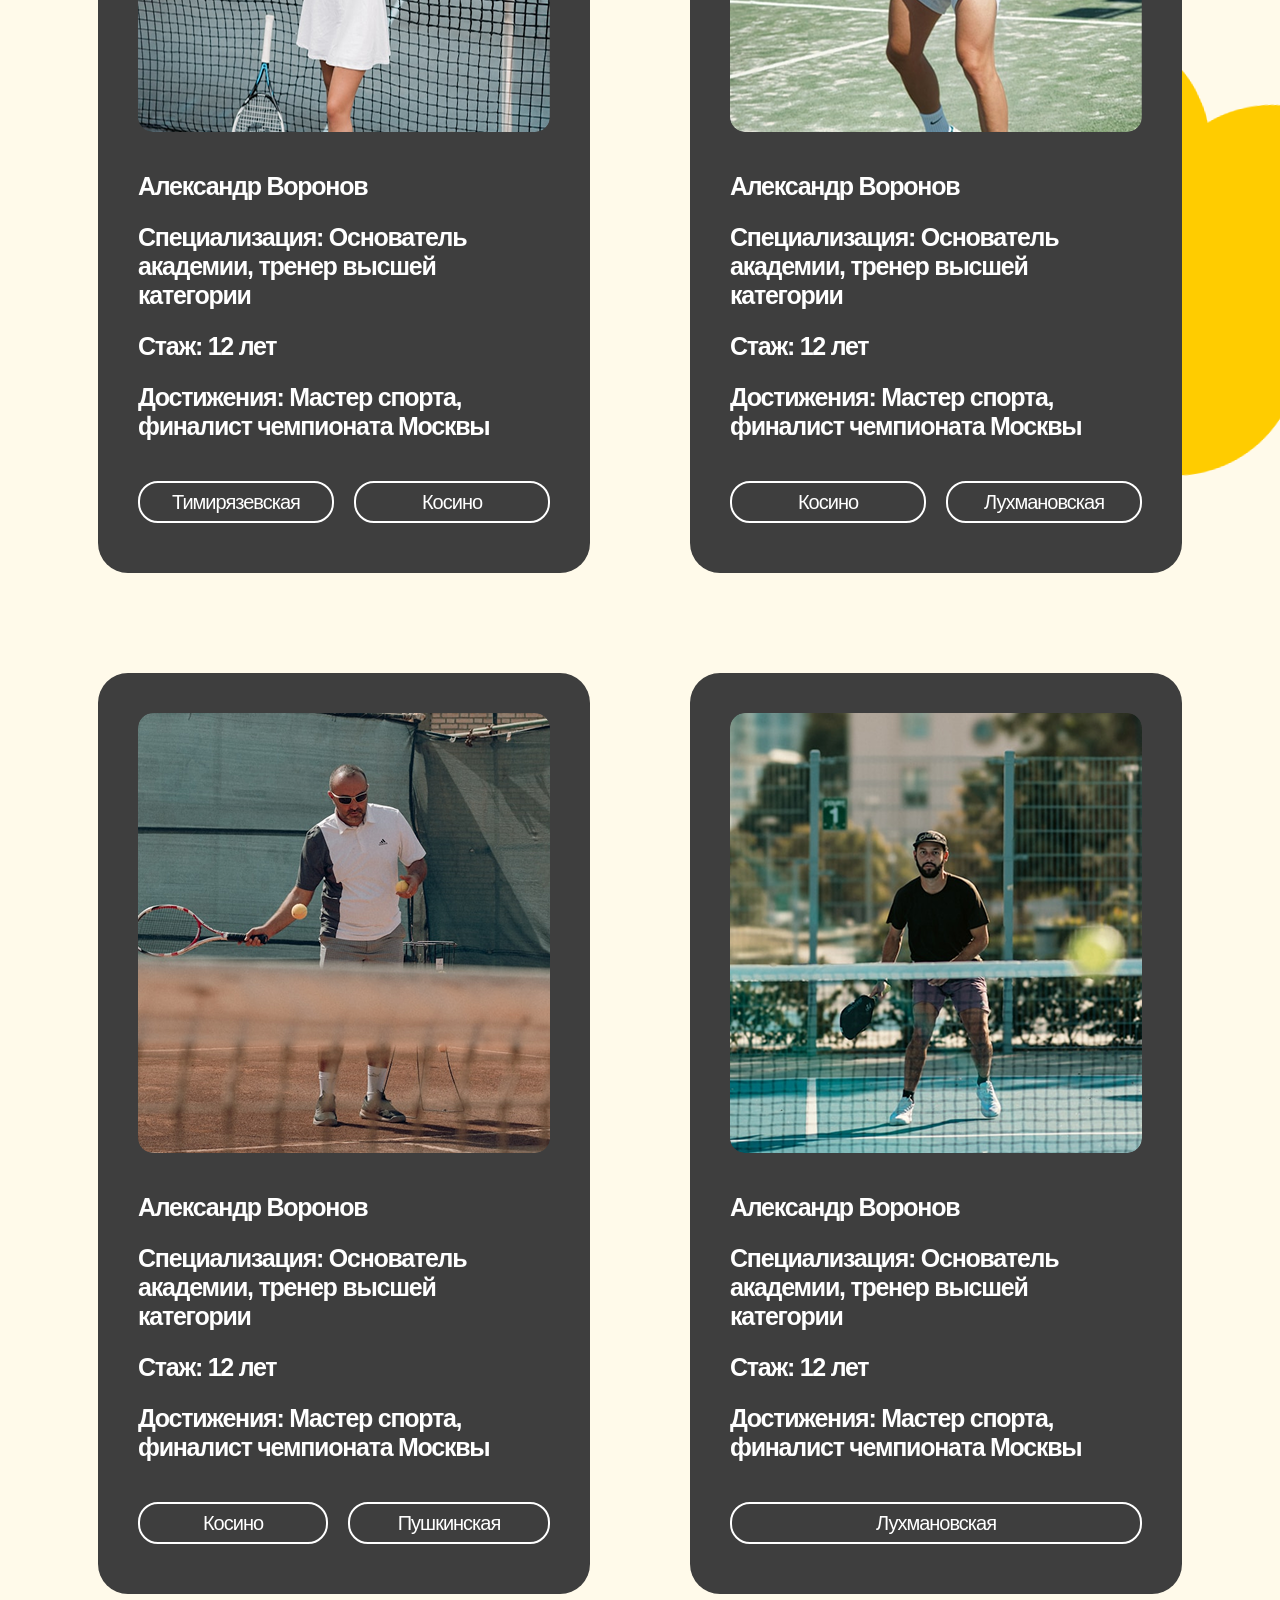
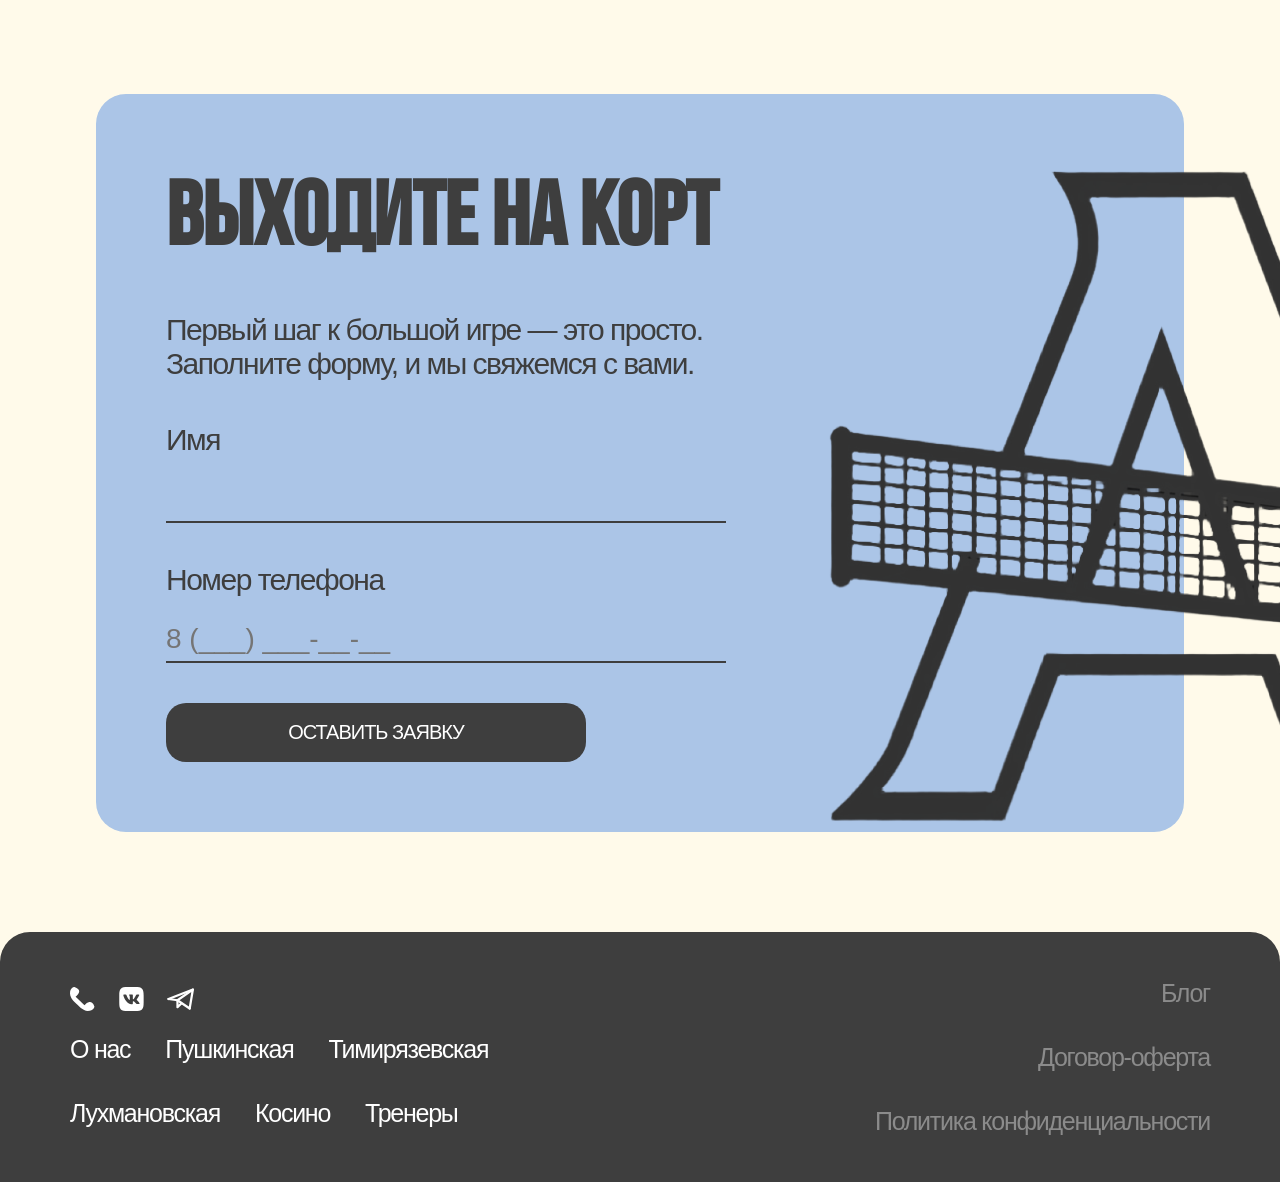
<file: trainers.html>
<!doctype html>
<html lang="ru">
  <head>
    <meta charset="utf-8" />
    <meta name="viewport" content="width=device-width, initial-scale=1" />
    <title>Тренеры - Ace Tennis Academy</title>
    <link rel="preconnect" href="https://fonts.googleapis.com" />
    <link rel="preconnect" href="https://fonts.gstatic.com" crossorigin />
    <link
      href="https://fonts.googleapis.com/css2?family=Bebas+Neue&display=swap"
      rel="stylesheet"
    />
    <link rel="stylesheet" href="styles.css" />
    <link rel="stylesheet" href="trainers.css" />
  </head>
  <body>
    <div class="page">
      <header class="site-header">
        <div class="header-left">
          <a class="logo" href="index.html" aria-label="Ace Tennis Academy">
            <img src="assets/img/лого.svg" alt=""/>
          </a>
          <nav class="header-nav">
            <a href="about.html">О нас</a>
            <div class="header-schedule-wrap">
              <button
                class="header-schedule"
                type="button"
                data-header-schedule
              >
                Расписание и цены
              </button>
              <div
                class="header-schedule-panel"
                data-header-schedule-panel
                aria-hidden="true"
              >
                <a href="schedule-pushkinskaya.html">Пушкинская</a>
                <a href="schedule-timiryazevskaya.html">Тимирязевская</a>
                <a href="schedule-kosino.html">Косино</a>
                <a href="schedule-lukhmanovskaya.html">Лухмановская</a>
              </div>
            </div>
            <a href="trainers.html">Тренеры</a>
          </nav>
        </div>
        <div class="header-right">
          <div class="header-phone">+7 (987) 999 99 99</div>
          <button
            class="burger"
            type="button"
            aria-label="Открыть меню"
            data-menu-open
          >
            <span></span>
            <span></span>
            <span></span>
          </button>
        </div>
      </header>

      <div class="menu-overlay" data-menu-overlay aria-hidden="true">
        <div class="menu-panel" role="dialog" aria-modal="true">
          <button class="menu-close" type="button" aria-label="Закрыть меню" data-menu-close></button>
          <nav class="menu-links">
            <a href="index.html">Главная</a>
            <a href="about.html">О нас</a>
            <button class="menu-link" type="button" data-menu-schedule>
              Расписание и цены
            </button>
            <a href="trainers.html">Тренеры</a>
            <a href="reviews.html">Отзывы</a>
            <a href="certificates.html">Сертификаты</a>
          </nav>
          <div class="menu-schedule" data-menu-schedule-panel aria-hidden="true">
            <a href="schedule-pushkinskaya.html">Пушкинская</a>
            <a href="schedule-timiryazevskaya.html">Тимирязевская</a>
            <a href="schedule-kosino.html">Косино</a>
            <a href="schedule-lukhmanovskaya.html">Лухмановская</a>
          </div>
          <div class="menu-contacts">
            <div class="menu-phone">+7 (987) 999 99 99</div>
            <div class="menu-icons">
              <img src="assets/img/menu-icons.svg" alt="" />
            </div>
          </div>
          <button class="btn menu-cta" type="button" data-request-open>
            Оставить заявку
          </button>
        </div>
      </div>

      <main class="trainers-main">
        <div class="trainers-decor">
          <div class="trainers-blob blob-1"></div>
          <div class="trainers-blob blob-2"></div>
          <div class="trainers-blob blob-3"></div>
          <div class="trainers-blob blob-4"></div>
        </div>

        <div class="trainers-content">
          <section class="trainers-hero">
            <div class="trainers-hero-frame">
              <div class="trainers-hero-content">
                <div class="trainers-hero-text">
                  <h1>Наши тренеры</h1>
                  <p>
                    Профессиональная команда, которая поможет вам полюбить
                    теннис и достичь своих целей
                  </p>
                </div>
                <img
                  class="trainers-hero-photo"
                  src="assets/img/Rectangle 4335.png"
                  alt="Тренеры на корте"
                />
              </div>
            </div>
          </section>

          <section class="trainers-intro">
            <h2>Познакомься с ними поближе</h2>
          </section>

          <section class="trainers-grid">
            <article class="trainer-card">
              <img
                class="trainer-photo"
                src="assets/img/unsplash_ofaBcg1xZL0.png"
                alt="Александр Воронов"
              />
              <div class="trainer-info">
                <div class="trainer-name">Александр Воронов</div>
                <div class="trainer-line">
                  Специализация: Основатель академии, тренер высшей категории
                </div>
                <div class="trainer-line">Стаж: 12 лет</div>
                <div class="trainer-line">
                  Достижения: Мастер спорта, финалист чемпионата Москвы
                </div>
              </div>
              <div class="trainer-actions">
                <a class="trainer-chip" href="schedule-pushkinskaya.html">Пушкинская</a>
                <a class="trainer-chip" href="schedule-timiryazevskaya.html">Тимирязевская</a>
              </div>
            </article>

            <article class="trainer-card">
              <img
                class="trainer-photo"
                src="assets/img/unsplash_Srmly0300Ic.png"
                alt="Александр Воронов"
              />
              <div class="trainer-info">
                <div class="trainer-name">Александр Воронов</div>
                <div class="trainer-line">
                  Специализация: Основатель академии, тренер высшей категории
                </div>
                <div class="trainer-line">Стаж: 12 лет</div>
                <div class="trainer-line">
                  Достижения: Мастер спорта, финалист чемпионата Москвы
                </div>
              </div>
              <div class="trainer-actions">
                <a class="trainer-chip" href="schedule-kosino.html">Косино</a>
                <a class="trainer-chip" href="schedule-timiryazevskaya.html">Тимирязевская</a>
              </div>
            </article>

            <article class="trainer-card">
              <img
                class="trainer-photo"
                src="assets/img/unsplash_ofaBcg1xZL0 (1).png"
                alt="Александр Воронов"
              />
              <div class="trainer-info">
                <div class="trainer-name">Александр Воронов</div>
                <div class="trainer-line">
                  Специализация: Основатель академии, тренер высшей категории
                </div>
                <div class="trainer-line">Стаж: 12 лет</div>
                <div class="trainer-line">
                  Достижения: Мастер спорта, финалист чемпионата Москвы
                </div>
              </div>
              <div class="trainer-actions">
                <a class="trainer-chip" href="schedule-kosino.html">Косино</a>
                <a class="trainer-chip" href="schedule-lukhmanovskaya.html">Лухмановская</a>
              </div>
            </article>

            <article class="trainer-card">
              <img
                class="trainer-photo"
                src="assets/img/unsplash_ofaBcg1xZL0 (2).png"
                alt="Александр Воронов"
              />
              <div class="trainer-info">
                <div class="trainer-name">Александр Воронов</div>
                <div class="trainer-line">
                  Специализация: Основатель академии, тренер высшей категории
                </div>
                <div class="trainer-line">Стаж: 12 лет</div>
                <div class="trainer-line">
                  Достижения: Мастер спорта, финалист чемпионата Москвы
                </div>
              </div>
              <div class="trainer-actions">
                <a class="trainer-chip" href="schedule-kosino.html">Косино</a>
                <a class="trainer-chip" href="schedule-timiryazevskaya.html">Тимирязевская</a>
              </div>
            </article>

            <article class="trainer-card">
              <img
                class="trainer-photo"
                src="assets/img/unsplash_ofaBcg1xZL0 (3).png"
                alt="Александр Воронов"
              />
              <div class="trainer-info">
                <div class="trainer-name">Александр Воронов</div>
                <div class="trainer-line">
                  Специализация: Основатель академии, тренер высшей категории
                </div>
                <div class="trainer-line">Стаж: 12 лет</div>
                <div class="trainer-line">
                  Достижения: Мастер спорта, финалист чемпионата Москвы
                </div>
              </div>
              <div class="trainer-actions">
                <a class="trainer-chip" href="schedule-timiryazevskaya.html">Тимирязевская</a>
                <a class="trainer-chip" href="schedule-kosino.html">Косино</a>
              </div>
            </article>

            <article class="trainer-card">
              <img
                class="trainer-photo"
                src="assets/img/unsplash_ofaBcg1xZL0 (4).png"
                alt="Александр Воронов"
              />
              <div class="trainer-info">
                <div class="trainer-name">Александр Воронов</div>
                <div class="trainer-line">
                  Специализация: Основатель академии, тренер высшей категории
                </div>
                <div class="trainer-line">Стаж: 12 лет</div>
                <div class="trainer-line">
                  Достижения: Мастер спорта, финалист чемпионата Москвы
                </div>
              </div>
              <div class="trainer-actions">
                <a class="trainer-chip" href="schedule-kosino.html">Косино</a>
                <a class="trainer-chip" href="schedule-lukhmanovskaya.html">Лухмановская</a>
              </div>
            </article>

            <article class="trainer-card">
              <img
                class="trainer-photo"
                src="assets/img/unsplash_ofaBcg1xZL0 (5).png"
                alt="Александр Воронов"
              />
              <div class="trainer-info">
                <div class="trainer-name">Александр Воронов</div>
                <div class="trainer-line">
                  Специализация: Основатель академии, тренер высшей категории
                </div>
                <div class="trainer-line">Стаж: 12 лет</div>
                <div class="trainer-line">
                  Достижения: Мастер спорта, финалист чемпионата Москвы
                </div>
              </div>
              <div class="trainer-actions">
                <a class="trainer-chip" href="schedule-kosino.html">Косино</a>
                <button class="trainer-chip" type="button">Пушкинская</button>
              </div>
            </article>

            <article class="trainer-card">
              <img
                class="trainer-photo"
                src="assets/img/unsplash_ofaBcg1xZL0 (6).png"
                alt="Александр Воронов"
              />
              <div class="trainer-info">
                <div class="trainer-name">Александр Воронов</div>
                <div class="trainer-line">
                  Специализация: Основатель академии, тренер высшей категории
                </div>
                <div class="trainer-line">Стаж: 12 лет</div>
                <div class="trainer-line">
                  Достижения: Мастер спорта, финалист чемпионата Москвы
                </div>
              </div>
              <div class="trainer-actions">
                <button class="trainer-chip trainer-chip-wide" type="button">
                  Лухмановская
                </button>
              </div>
            </article>
          </section>

          <section class="cta">
            <div class="cta-content">
              <div class="cta-text">
                <h2>Выходите на корт</h2>
                <p>
                  Первый шаг к большой игре — это просто. Заполните форму, и мы
                  свяжемся с вами.
                </p>
              </div>
              <form class="cta-form">
                <label>
                  <span>Имя</span>
                  <input type="text" class="name-input" placeholder="" required minlength="2" maxlength="40" pattern="[A-Za-zА-Яа-яЁё\s\-]+" title="Только буквы"/>
                </label>
                <label>
                  <span>Номер телефона</span>
                  <input type="tel" class="phone-input" placeholder="8 (___) ___-__-__" required minlength="11" maxlength="12" pattern="^(\+7|8)\d{10}$" inputmode="tel" title="Введите номер в формате +7XXXXXXXXXX или 8XXXXXXXXXX " />
                </label>
                <button class="btn" type="submit">Оставить заявку</button>
              </form>
            </div>
            <div class="cta-logo"></div>
          </section>
        </div>
      </main>

      <div class="request-modal" data-request-form-modal aria-hidden="true">
        <div
          class="request-modal__window request-modal__window--form"
          role="dialog"
          aria-modal="true"
          aria-labelledby="request-form-title"
        >
          <button
            class="request-modal__close"
            type="button"
            aria-label="Закрыть"
            data-request-form-close
          ></button>
          <div class="request-modal__content">
            <div class="request-modal__header">
              <h2 id="request-form-title">Ace Tennis Academy</h2>
              <p>Оставьте заявку и мы свяжемся с вами</p>
            </div>
            <form class="request-form" data-request-form>
              <input type="text" class="name-input" name="name" placeholder="Имя" required minlength="2" maxlength="40" pattern="[A-Za-zА-Яа-яЁё\s\-]+" title="Только буквы"/>
              <input type="tel" class="phone-input" placeholder="8 (___) ___-__-__" required minlength="11" maxlength="12" pattern="^(\+7|8)\d{10}$" inputmode="tel" title="Введите номер в формате +7XXXXXXXXXX или 8XXXXXXXXXX " />
              <button class="btn request-submit" type="submit">
                Оставить заявку
              </button>
            </form>
          </div>
        </div>
      </div>

      <div class="request-modal" data-request-success aria-hidden="true">
        <div
          class="request-modal__window request-modal__window--success"
          role="dialog"
          aria-modal="true"
          aria-labelledby="request-success-title"
        >
          <button
            class="request-modal__close"
            type="button"
            aria-label="Закрыть"
            data-request-success-close
          ></button>
          <h2 id="request-success-title">Заявка отправлена</h2>
        </div>
      </div>

      <footer class="site-footer">
        <div class="footer-left">
          <div class="footer-icons">
            <img src="assets/img/footer-logo.svg" alt="Контакты" />
          </div>
          <nav class="footer-nav">
            <a href="about.html">О нас</a>
            <a href="schedule-pushkinskaya.html">Пушкинская</a>
            <a href="schedule-timiryazevskaya.html">Тимирязевская</a>
            <a href="schedule-lukhmanovskaya.html">Лухмановская</a>
            <a href="schedule-kosino.html">Косино</a>
            <a href="trainers.html">Тренеры</a>
          </nav>
        </div>
        <div class="footer-right">
          <div>Блог</div>
          <div>Договор-оферта</div>
          <div>Политика конфиденциальности</div>
        </div>
      </footer>
    </div>
    <script src="menu.js"></script>
    <script src="request.js"></script>
  </body>
</html>
</file>
<file: styles.css>
@font-face {
  font-family: "Bebas Neue Cyrillic";
  src: url("assets/fonts/bebasneuecyrillic.woff2") format("woff2");
  font-weight: 400;
  font-style: normal;
  font-display: swap;
}

:root {
  --bg: #fffaea;
  --dark: #3e3e3e;
  --yellow: #ffcc00;
  --yellow-soft: #ffe283;
  --blue: #abc5e7;
  --muted: #5e5d5d;
  --white: #ffffff;
  --radius-lg: 30px;
  --radius-md: 20px;
  --container: 1280px;
  --headline-font: "Bebas Neue Cyrillic", "Bebas Neue", "Arial Narrow",
    "Helvetica", sans-serif;
}

* {
  box-sizing: border-box;
}

body {
  margin: 0;
  background: var(--bg);
  color: var(--dark);
  font-family: "Helvetica", "Arial", sans-serif;
}

body.menu-open {
  overflow: hidden;
}

a {
  color: inherit;
  text-decoration: none;
}

img {
  display: block;
  max-width: 100%;
}

.page {
  min-height: 100vh;
  display: flex;
  flex-direction: column;
  align-items: center;
}

.site-header {
  width: min(var(--container), 100%);
  height: 100px;
  display: flex;
  align-items: center;
  justify-content: space-between;
  padding: 0 70px;
  border-radius: 0 0 var(--radius-lg) var(--radius-lg);
  background: var(--bg);
  position: sticky;
  top: 0;
  z-index: 5;
}

.header-left {
  display: flex;
  align-items: center;
  gap: 70px;
}

.logo {
  display: flex;
  align-items: flex-start;
  gap: 12px;
  font-family: var(--headline-font);
  font-size: 10px;
  letter-spacing: 0.5px;
  color: var(--dark);
}

.logo-mark {
  display: grid;
  gap: 6px;
  align-items: start;
  width: 46px;
}

.logo-mark img {
  width: 46px;
  height: auto;
}

.logo-mark img:first-child {
  height: 40px;
}

.logo-mark img:last-child {
  height: 10px;
}

.logo-text {
  margin-top: 26px;
  font-size: 10px;
  text-transform: uppercase;
}

.header-nav {
  display: flex;
  gap: 70px;
  font-size: 25px;
  letter-spacing: -1.25px;
  position: relative;
}

.header-schedule-wrap {
  position: relative;
  display: flex;
  align-items: center;
}

.header-schedule {
  background: none;
  border: none;
  padding: 0;
  margin: 0;
  font: inherit;
  color: inherit;
  cursor: pointer;
}

.header-schedule.is-active {
  color: var(--yellow);
}

.header-schedule-panel {
  position: absolute;
  top: 45px;
  right: 0;
  width: 240px;
  background: var(--bg);
  border-radius: 10px;
  display: none;
  flex-direction: column;
  justify-content: flex-start;
  align-items: flex-start;
  padding: 12px 20px;
  gap: 8px;
  z-index: 10;
}

.header-schedule-panel.is-open {
  display: flex;
}

.header-schedule-panel a {
  font-size: 24px;
  line-height: 28px;
  letter-spacing: -0.05em;
  color: var(--dark);
}

.header-right {
  display: flex;
  align-items: center;
  gap: 70px;
  font-size: 25px;
  letter-spacing: -1.25px;
}

.burger {
  width: 22px;
  height: 22px;
  padding: 0;
  border: none;
  background: none;
  display: flex;
  flex-direction: column;
  justify-content: center;
  gap: 6px;
  cursor: pointer;
  -webkit-appearance: none; /* убираем стили кнопки в Safari */
  appearance: none;
}

.burger span {
  display: block;
  height: 2px;
  width: 100%; /* добавляем явную ширину для Safari */
  min-width: 22px; /* гарантируем минимальную ширину */
  background: var(--dark);
  border-radius: 1px; /* сглаживание для Safari */
  -webkit-transform: translateZ(0); /* форсируем отрисовку слоя */
  transform: translateZ(0);
}

.menu-overlay {
  position: fixed;
  inset: 0;
  background: rgba(0, 0, 0, 0);
  display: block;
  pointer-events: none;
  z-index: 20;
  transition: background 0.3s ease;
}

.menu-panel {
  width: 423px;
  min-height: 100vh;
  background: var(--bg);
  padding: 50px 37px 90px;
  display: flex;
  flex-direction: column;
  align-items: flex-end;
  gap: 35px; 
  position: relative;
  margin-left: auto;
  transform: translateX(100%);
  transition: transform 0.3s ease;
}

.menu-open .menu-overlay {
  pointer-events: auto;
  background: rgba(0, 0, 0, 0.1);
}

.menu-open .menu-panel {
  transform: translateX(0);
}

.menu-close {
  position: absolute;
  left: 20px;
  top: 20px;
  width: 30px;
  height: 30px;
  border: none;
  background: none;
  cursor: pointer;
}

.menu-close::before,
.menu-close::after {
  content: "";
  position: absolute;
  left: 0;
  top: 50%;
  width: 30px;
  height: 3px;
  background: var(--dark);
  transform-origin: center;
}

.menu-close::before {
  transform: translateY(-50%) rotate(45deg);
}

.menu-close::after {
  transform: translateY(-50%) rotate(-45deg);
}

.menu-links {
  display: flex;
  flex-direction: column;
  align-items: flex-end;
  gap: 30px; 
  width: 335px;
}

.menu-links a,
.menu-link {
  font-size: 35px; 
  line-height: 36px; /* было 46px — уменьшили */
  letter-spacing: -0.05em;
  color: var(--dark);
  background: none;
  border: none;
  padding: 0;
  text-align: right;
  cursor: pointer;
  font-family: inherit;
  align-self: flex-end;
}

.menu-link.is-active {
  color: var(--yellow);
  border: 1px solid var(--dark);
  border-radius: 4px;
  padding: 6px 10px;
}

.menu-schedule-wrap {
  position: relative;
  display: flex;
  flex-direction: column;
  align-items: flex-end;
  width: 100%;
}


.menu-schedule {
  position: absolute;
  top: calc(100% + 8px); 
  right: 0;
  width: 282px;
  height: auto;
  background: var(--bg);
  border-radius: 10px;
  padding: 24px 20px;
  display: none;
  flex-direction: column;
  align-items: flex-end;
  gap: 16px;
  z-index: 10;
}

.menu-schedule.is-open {
  display: flex;
}

.menu-schedule a {
  font-size: 24px; /* было 35px — уменьшили */
  line-height: 28px; /* было 40px — уменьшили */
  letter-spacing: -0.05em;
  color: var(--dark);
}

.menu-contacts {
  display: flex;
  flex-direction: column;
  align-items: flex-end;
  gap: 16px; /* было 30px — уменьшили */
  width: 230px;
}

.menu-phone {
  font-size: 24px; /* было 30px — уменьшили */
  line-height: 28px; /* было 34px — уменьшили */
  letter-spacing: -0.05em;
  color: var(--dark);
}

.menu-icons img {
  width: 148px;
  height: 31px;
}

.menu-cta {
  width: 309px;
}

.main {
  width: min(var(--container), 100%);
  display: flex;
  flex-direction: column;
  gap: 100px;
  align-items: center;
  padding-bottom: 100px;
  overflow: hidden;
}

.hero {
  width: 100%;
  padding-top: 60px;
}

.hero-inner {
  display: flex;
  align-items: flex-end;
  justify-content: flex-end;
}

.hero-media {
  width: 615px;
  height: 669px;
  border-radius: var(--radius-lg);
  overflow: hidden;
  margin-right: -125px;
}

.hero-media img {
  width: 100%;
  height: 100%;
  object-fit: cover;
  object-position: bottom;
}

.hero-copy {
  width: 690px;
  height: 669px;
  display: flex;
  flex-direction: column;
  align-items: flex-end;
  margin-right: 60px;
  justify-content: center;
  gap: 141px;
  text-align: right;
}

.hero-copy h1 {
  margin: 0;
  font-family: var(--headline-font);
  font-size: 180px;
  line-height: 1;
  color: var(--yellow);
  text-transform: uppercase;
}

.hero-sub {
  width: 500px;
  display: flex;
  flex-direction: column;
  gap: 18px;
  align-items: flex-end;
}

.hero-sub p {
  margin: 0;
  font-size: 40px;
  letter-spacing: -2px;
}

.btn {
  background: var(--dark);
  color: var(--white);
  border: none;
  padding: 18px 52px 18px;
  border-radius: var(--radius-md);
  font-size: 20px;
  text-transform: uppercase;
  letter-spacing: -1px;
  cursor: pointer;
  transition: background-color 0.2s ease, color 0.2s ease, border-color 0.2s ease;
}

.hero-sub .btn {
  width: 100%;
  max-width: 500px;
  align-self: flex-end;
}

.btn:hover,
.slot-btn:hover,
.request-submit:hover,
.certificates-button:hover,
.cert-submit:hover,
.menu-cta:hover {
  background: var(--yellow);
  color: var(--dark);
  border-color: var(--yellow);
}

.menu-links a:hover,
.menu-link:hover,
.menu-schedule a:hover,
.header-nav a:hover,
.header-schedule:hover,
.header-schedule-panel a:hover,
.faq-item button:hover,
.day-tab:hover {
  color: var(--yellow);
}

.day-tab:hover {
  border-color: var(--yellow);
}

.facts {
  width: 100%;
  background: var(--yellow-soft);
  border-radius: var(--radius-lg);
  padding: 70px;
  display: flex;
  flex-wrap: nowrap;
  gap: 70px;
  justify-content: center;
  position: relative;
  overflow-x: auto;
}

.fact {
  display: flex;
  flex-direction: column;
  gap: 12px;
  min-width: 200px;
  align-items: center;
  text-align: center;
}

.fact-number {
  font-size: 80px;
  letter-spacing: -2px;
}

.fact-text {
  font-size: 30px;
  letter-spacing: -1.5px;
}

.fact-highlight {
  position: relative;
}

.about {
  width: 100%;
  padding: 0 70px;
  display: flex;
  flex-direction: column;
  gap: 30px;
  position: relative;
  isolation: isolate;
  padding-top: 30px;
}

.about::before {
  content: "";
  position: absolute;
  left: -10px;
  top: 40px;
  width: 560px;
  height: 320px;
  background: url("assets/img/fact-union.svg") no-repeat center / contain;
  z-index: -1;
  pointer-events: none;
}

.about h2 {
  margin: 0;
  font-family: var(--headline-font);
  font-size: 90px;
  text-transform: uppercase;
  position: relative;
  z-index: 1;
}

.about-content {
  display: flex;
  gap: 86px;
  align-items: flex-end;
  position: relative;
  z-index: 1;
}

.about-text {
  width: 560px;
  display: flex;
  flex-direction: column;
  gap: 158px;
}

.about-text p {
  margin: 0;
  font-size: 30px;
  color: var(--muted);
  text-align: justify;
  letter-spacing: -1.5px;
}

.about-images {
  display: flex;
  gap: 20px;
}

.mask-image {
  overflow: hidden;
  border-radius: var(--radius-md);
  position: relative;
}

.mask-image img {
  width: 100%;
  height: 100%;
  object-fit: cover;
}

.mask-small {
  width: 270px;
  height: 213px;
  border-radius: 18px;
}

.mask-large {
  flex: 1;
  min-width: 420px;
  height: 529px;
  border-radius: 26px;
}

.belief {
  width: 100%;
  position: relative;
  border-radius: var(--radius-lg);
  overflow: hidden;
  height: 748px;
  padding: 119px 86px;
}

.belief-bg {
  position: absolute;
  inset: 0;
  width: 100%;
  height: 100%;
  object-fit: cover;
}

.belief-text {
  position: relative;
  z-index: 1;
  max-width: 755px;
  font-family: var(--headline-font);
  font-size: 80px;
  color: var(--white);
  text-transform: uppercase;
  line-height: 1.05;
}

.locations {
  width: 100%;
  padding: 0 70px;
  display: flex;
  flex-direction: column;
  gap: 70px;
}

.locations h2 {
  margin: 0;
  font-family: var(--headline-font);
  font-size: 90px;
  text-align: right;
  text-transform: uppercase;
}

.locations-grid {
  display: flex;
  gap: 70px;
  justify-content: space-between;
  flex-wrap: wrap;
}

.locations-col {
  display: flex;
  flex-direction: column;
  gap: 70px;
}

.locations a {
  display: flex;
  align-items: flex-end;

  gap: 24px;

  font-size: 60px;
  letter-spacing: -3px;

  transition: color 0.3s ease;

  width: fit-content;
}

.locations a:hover {
  color: var(--yellow);
}

.locations a img {
  width: 21px;
  height: 21px;

  flex-shrink: 0;

  margin-bottom: 13px;
}

.reviews {
  width: 100%;
  display: flex;
  justify-content: center;
}

.reviews-card {
  width: 100%;
  border: 15px solid var(--dark);
  border-radius: var(--radius-lg);
  background: var(--bg);
  padding: 70px;
  display: flex;
  flex-direction: column;
  gap: 50px;
  position: relative;
}

.reviews-card h2 {
  margin: 0;
  font-family: var(--headline-font);
  font-size: 90px;
  text-transform: uppercase;
}

.reviews-body {
  display: grid;
  grid-template-columns: auto 1fr auto;
  align-items: center;
  gap: 40px;
}

.slider-arrow {
  background: none;
  border: none;
  cursor: pointer;
  width: 46px;
  height: 46px;
  display: flex;
  align-items: center;
  justify-content: center;
  flex-shrink: 0;
}

.slider-arrow img {
  width: 46px;
  height: 46px;
}


.reviews-grid {
  display: grid;
  grid-template-columns: repeat(2, minmax(0, 1fr));
  gap: 28px 40px;
}

.review {
  min-width: 0;
  background: var(--white);
  padding: 21px 28px;
  display: flex;
  flex-direction: column;
  gap: 24px;
}

.review-head {
  display: flex;
  gap: 22px;
}

.review-avatar {
  width: 56px;
  height: 56px;
}

.review-name {
  font-size: 15px;
  font-family: "Gilroy", "Helvetica", sans-serif;
}

.review-time {
  font-size: 12px;
  color: #676767;
  font-family: "Gilroy", "Helvetica", sans-serif;
  margin-top: 4px;
}

.review-stars {
  display: flex;
  align-items: center;
  gap: 6px;
  margin-top: 6px;
}

.review-stars img {
  width: 17px;
  height: 16px;
}

.star-half {
  position: relative;
  width: 16px;
  height: 16px;
}

.star-half img {
  position: absolute;
  inset: 0;
  width: 100%;
  height: 100%;
}

.review-text {
  margin: 0;
  font-size: 14px;
  color: var(--dark);
}

.reviews-dots {
  display: flex;
  justify-content: center;
}

.reviews-dots img {
  width: 57px;
  height: 15px;
}

.reviews-link {
  display: flex;
  align-items: center;
  gap: 21px;
  font-size: 30px;
  letter-spacing: -1.5px;
}

.reviews-link img {
  width: 18px;
  height: 18px;
}

.gallery {
  width: 100%;
}

.gallery-track {
  display: flex;
  gap: 30px;
  overflow-x: auto;
  padding: 0 70px;
}

.gallery-track img {
  width: 442px;
  height: 500px;
  border-radius: var(--radius-md);
  object-fit: cover;
  flex-shrink: 0;
}

.cta {
  width: 85%;
  background: var(--blue);
  border-radius: var(--radius-lg);
  padding: 70px 339px 70px 70px;
  position: relative;
  overflow: visible;
  display: flex;
  align-items: center;
  min-height: 400px;
}

.cta-content {
  position: relative;
  z-index: 1;
  display: flex;
  flex-direction: column;
  gap: 42px;
  max-width: 560px;
}

.cta-text h2 {
  margin: 0 0 50px;
  white-space: nowrap;
  font-family: var(--headline-font);
  font-size: 90px;
  text-transform: uppercase;
}

.cta-text p {
  margin: 0;
  font-size: 30px;
  letter-spacing: -1.5px;
}

.cta-form {
  display: flex;
  flex-direction: column;
  gap: 40px;
}

.cta-form label {
  display: flex;
  flex-direction: column;
  gap: 20px;
  font-size: 30px;
  letter-spacing: -1.5px;
}

.cta-form input {
  background: transparent;
  border: none;
  border-bottom: 2px solid var(--dark);
  padding: 6px 0;
  font-size: 28px;
  color: var(--dark);
}

.cta-form input:focus {
  outline: none;
}

.cta-logo {
  position: absolute;
  filter: grayscale(3) brightness(0.2);
  right: -325px;
  bottom: -5px;

  width: 680px;
  height: 680px;

  background-image: url("assets/img/cta-mask.png");
  background-repeat: no-repeat;
  background-size: contain;
  background-position: center;

  pointer-events: none;

  z-index: 0;
}
.reviews-page .cta-logo {
  right: -375px;
}

.cta-form .btn {
  width: 100%;
  max-width: 420px;
  align-self: flex-start;
}

.faq {
  width: 100%;
  display: flex;
  flex-direction: column;
  gap: 70px;
  align-items: center;
}

.faq h2 {
  margin: 0;
  font-family: var(--headline-font);
  font-size: 90px;
  text-align: center;
  text-transform: uppercase;
}

.faq-list {
  width: 100%;
  padding: 0 70px;
  display: flex;
  flex-direction: column;
  gap: 50px;
}

.faq-item button {
  display: flex;
  align-items: flex-start;
  justify-content: space-between;
  gap: 98px;
  width: 100%;
  background: none;
  border: none;
  padding: 0;
  font-size: 30px;
  font-weight: 700;
  letter-spacing: -1.5px;
  text-align: left;
  cursor: pointer;
}

.faq-item img {
  width: 27px;
  height: 27px;
  transition: transform 0.2s ease;
}

.faq-answer {
  display: none;
  margin: 14px 0 0;
  font-size: 20px;
  line-height: 26px;
  letter-spacing: -0.05em;
  color: var(--dark);
  max-width: 900px;
}

.faq-item.is-open .faq-answer {
  display: block;
}

.faq-item.is-open img {
  transform: rotate(45deg);
}

.faq-line {
  height: 2px;
  background: var(--dark);
  margin-top: 30px;
}

.contacts {
  width: 100%;
  display: flex;
  flex-direction: column;
  gap: 70px;
  align-items: center;
}

.contacts h2 {
  margin: 0;
  font-family: var(--headline-font);
  font-size: 90px;
  text-align: center;
  text-transform: uppercase;
}

.contacts-inner {
  width: 100%;
  padding: 0 70px;
  display: flex;
  gap: 34px;
  align-items: center;
}

.contacts-list {
  flex: 1;
  display: flex;
  flex-direction: column;
  gap: 50px;
}

.contact-title {
  font-size: 30px;
  letter-spacing: -1.5px;
}

.contact-text {
  font-size: 20px;
  letter-spacing: -1px;
}

.contacts-map {
  width: 768px;
  height: 551px;
  border: 7px solid var(--blue);
  border-radius: 26px;
  overflow: hidden;
  flex-shrink: 0;
}

.contacts-map img {
  width: 100%;
  height: 100%;
  object-fit: cover;
}

.site-footer {
  width: min(var(--container), 100%);
  height: 250px;
  background: var(--dark);
  border-radius: var(--radius-lg) var(--radius-lg) 0 0;
  display: flex;
  justify-content: space-between;
  align-items: center;
  padding: 0 70px;
  margin-top: 100px;
}

.footer-left {
  display: flex;
  flex-direction: column;
  gap: 24px;
  width: 501px;
}

.footer-icons {
  display: flex;
  align-items: center;
  gap: 18px;
}

.footer-icons img {
  width: 124px;
  height: 24px;
}

.footer-nav {
  display: flex;
  flex-wrap: wrap;
  gap: 35px;
  font-size: 25px;
  color: var(--white);
  letter-spacing: -1.25px;
}

.footer-nav a {
  transition: color 0.2s ease, transform 0.2s ease;
}

.footer-nav a:hover {
  color: var(--yellow);
}

.footer-right {
  display: flex;
  flex-direction: column;
  gap: 35px;
  font-size: 25px;
  color: #8b8b8b;
  letter-spacing: -1.25px;
  text-align: right;
}

.request-modal {
  position: fixed;
  inset: 0;
  display: flex;
  align-items: center;
  justify-content: center;
  background: rgba(0, 0, 0, 0.2);
  opacity: 0;
  pointer-events: none;
  transition: opacity 0.2s ease;
  z-index: 30;
  padding: 24px;
}

.request-modal.is-open {
  opacity: 1;
  pointer-events: auto;
}

.request-modal__window {
  position: relative;
  width: min(580px, 100%);
  min-height: 395px;
  background: var(--bg);
  border-radius: 30px;
  display: flex;
  align-items: center;
  justify-content: center;
  padding: 40px;
}

.request-modal__window h2 {
  margin: 0;
  font-family: var(--headline-font);
  font-size: 61px;
  line-height: 61px;
  text-align: center;
  text-transform: uppercase;
  color: var(--dark);
}

.request-modal__window--form {
  padding: 47px;
}

.request-modal__content {
  width: 100%;
  display: flex;
  flex-direction: column;
  align-items: center;
  gap: 68px;
}

.request-modal__header {
  display: flex;
  flex-direction: column;
  align-items: center;
  gap: 15px;
}

.request-modal__header h2 {
  font-size: 60px;
  line-height: 60px;
}

.request-modal__header p {
  margin: 0;
  font-size: 20px;
  line-height: 23px;
  letter-spacing: -0.05em;
  text-align: center;
  color: var(--dark);
}

.request-form {
  width: 100%;
  display: flex;
  flex-direction: column;
  align-items: center;
  gap: 20px;
}

.request-form input {
  width: 100%;
  height: 43px;
  background: var(--blue);
  border: none;
  border-radius: 10px;
  padding: 12px 16px;
  font-size: 20px;
  letter-spacing: -0.05em;
  color: var(--dark);
  outline: none;
}

.request-form input::placeholder {
  color: var(--dark);
}

.request-submit {
  width: 256px;
  height: 36px;
  padding: 12px 35px 14px;
  font-size: 14px;
  line-height: 16px;
  letter-spacing: -0.05em;
  text-transform: uppercase;
}

.request-modal__close {
  position: absolute;
  right: 24px;
  top: 20px;
  width: 22px;
  height: 22px;
  border: none;
  background: none;
  cursor: pointer;
}

.request-modal__close::before,
.request-modal__close::after {
  content: "";
  position: absolute;
  left: 0;
  top: 50%;
  width: 22px;
  height: 2px;
  background: var(--dark);
  transform-origin: center;
}

.request-modal__close::before {
  transform: translateY(-50%) rotate(45deg);
}

.request-modal__close::after {
  transform: translateY(-50%) rotate(-45deg);
}

body.request-modal-open {
  overflow: hidden;
}

@media (max-width: 1200px) {
  .site-header {
    padding: 0 40px;
  }

  .hero-inner {
    flex-direction: column-reverse;
    align-items: center;
    gap: 40px;
  }

  .hero-media {
    width: min(90%, 615px);
    margin-right: 0;
  }

  .hero-copy {
    width: 100%;
    height: auto;
    align-items: center;
    text-align: center;
    gap: 40px;
  }

  .hero-sub {
    width: min(90%, 475px);
    align-items: center;
  }

  .hero-sub p {
    text-align: center;
  }

  .facts {
    padding: 50px 40px;
  }

  .about {
    padding: 0 40px;
  }

  .about-content {
    flex-direction: column;
    align-items: center;
  }

  .about-text {
    width: 100%;
    gap: 40px;
  }

  .belief {
    height: auto;
    padding: 80px 40px;
  }

  .locations {
    padding: 0 40px;
  }

  .locations h2 {
    text-align: center;
  }

  .locations-grid {
    justify-content: center;
  }

  .reviews-card {
    padding: 50px 40px;
  }

  .reviews-body {
    grid-template-columns: 1fr;
  }

  .slider-arrow {
    display: none;
  }

  .reviews-grid {
    grid-template-columns: 1fr;
  }

  .gallery-track {
    padding: 0 40px;
  }

  .cta {
    width: 100%;
    padding: 70px 40px;
  }

  .cta-logo {
    opacity: 0.2;
  }

  .faq-list {
    padding: 0 40px;
  }

  .contacts-inner {
    flex-direction: column;
    padding: 0 40px;
  }

  .contacts-map {
    width: 100%;
    height: 360px;
  }

  .site-footer {
    padding: 0 40px;
  }
}

@media (max-width: 768px) {
  .header-nav {
    display: none;
  }

  .header-right {
    gap: 20px;
    font-size: 18px;
  }

  .hero {
    padding-top: 30px;
  }

  .hero-copy h1 {
    font-size: 96px;
  }

  .hero-sub p {
    font-size: 24px;
  }

  .fact-number {
    font-size: 56px;
  
  }

  .fact-text {
    font-size: 20px;
  }

  .facts {
    padding: 40px 24px;
    gap: 32px;
  }

  .fact {
    width: 100%;
    align-items: flex-center;
    
    text-align: left;
    gap: 5px;
  }

  .fact-text {
    max-width: 100%;
    
    word-break: break-word;
    line-height: 1.3;
  }

  .about h2,
  .locations h2,
  .reviews-card h2,
  .cta-text h2,
  .faq h2,
  .contacts h2 {
    font-size: 56px;
  }

  .about-text p,
  .cta-text p,
  .reviews-link {
    font-size: 20px;
  }

  .locations a {
    font-size: 36px;
  }

  .reviews-link {
    flex-wrap: wrap;
  }

  .review {
    min-width: 0;
  }

  .cta-form label,
  .faq-item button {
    font-size: 20px;
  }

  .cta-form .btn {
    width: 100%;
    padding: 10px 20px;
    text-align: center;
  }

  .faq-answer {
    font-size: 16px;
    line-height: 22px;
  }

  .contact-title {
    font-size: 22px;
  }

  .contact-text {
    font-size: 16px;
  }

  .contact-item {
    display: flex;
    justify-content: space-between;
    align-items: center;
    gap: 12px;
  }

  .contact-right {
    display: flex;
    flex-direction: column;
    align-items: flex-end;
    gap: 4px;
  }

  .contact-text {
    text-align: right;
  }

  .footer-nav,
  .footer-right {
    font-size: 18px;
  }

  .site-footer {
    height: auto;
    padding: 32px 20px 40px;
    margin-top: 70px;
    flex-direction: column;
    align-items: flex-start;
    gap: 28px;
  }

  .footer-left {
    width: 100%;
    gap: 18px;
  }

  .footer-icons {
    gap: 12px;
  }

  .footer-icons img {
    width: 100px;
    height: 20px;
    object-fit: contain;
  }

  .footer-nav {
    width: 100%;
    gap: 14px 22px;
    line-height: 1.2;
  }

  .footer-right {
    width: 100%;
    gap: 14px;
    text-align: left;
    color: #b8b8b8;
  }

  .request-modal__window h2 {
    font-size: 44px;
    line-height: 46px;
  }

  .request-modal__header h2 {
    font-size: 36px;
    line-height: 42px;
    width: 100%;
  }

  .request-modal__header p {
    font-size: 14px;
  }

  .request-submit {
    width: 100%;
    height: auto;
  }
  /* Mobile layout fixes: prevent content overflow, unify menu behavior, compact about section */
  .site-header {
    height: 64px;
    padding: 0 16px;
  }

  .hero-media {
    margin-right: 0;
    width: 100%;
    height: auto;
    border-radius: 20px;
  }

  .hero-inner {
    justify-content: flex-start;
    padding: 0 16px;
  }

  .about {
    padding: 16px;
  }

  .about::before {
    left: -50px;
    top: -20px;
    width: 280px;
    height: 160px;
  }
  

  .about h2 {
    font-size: 32px;
    text-align: left;
  }

  .about-content {
    flex-direction: column;
    gap: 24px;
    align-items: flex-start;
  }

  /* About section: ensure text doesn't stay narrow and images scale nicely */
  .about-text {
    width: 100%;
    max-width: 100%;
  }

  .about-images {
    display: none;
  }

  

  .mask-image {
    -webkit-mask-image: none;
    mask-image: none;
    border-radius: 9px;
  }


  .mask-large {
  flex: top;
  width: 100%;
  min-width: 0;
  height: 300px;
  
}

  .menu-panel {
    position: fixed;
    right: 0;
    top: 0;
    width: 279px;
    height: 100vh;
    padding: 60px 37px 90px;
    transform: translateX(100%);
    transition: transform 0.3s ease;
    z-index: 70;
    gap: 50px;
    overflow-y: auto;
    display: flex;
    flex-direction: column;
    align-items: flex-end;
    isolation: isolate;
  }

  .menu-close {
    left: 20px;
    right: auto;
    top: 20px;
    position: absolute;
  }

  .menu-open .menu-panel {
    transform: translateX(0);
  }

  .menu-links {
    align-items: flex-end;
    width: 210px;
    margin-top: 0;
    gap: 40px;
    display: flex;
    flex-direction: column;
    order: 0;
    position: relative;
  }

  .menu-links a,
  .menu-link {
    font-size: 25px;
    line-height: 29px;
    text-align: right;
    align-self: stretch;
    letter-spacing: -0.05em;
  }

  .menu-link.is-active {
    color: var(--yellow);
  }

  .menu-schedule {
    position: absolute;
    right: 37px;
    top: 290px;
    width: 215px;
    height: auto;
    background: var(--bg);
    border-radius: 10px;
    padding: 25px 23px;
    margin: 0;
    border-top: none;
    gap: 40px;
    display: none;
    flex-direction: column;
    align-items: flex-end;
    z-index: 10;
  }

  .menu-schedule.is-open {
    display: flex;
  }

  .menu-schedule a {
    font-size: 25px;
    line-height: 29px;
    align-self: stretch;
    text-align: right;
    letter-spacing: -0.05em;
  }

  .menu-contacts {
    width: 191px;
    align-items: flex-end;
    gap: 30px;
    display: flex;
    flex-direction: column;
    order: 1;
  }

  .menu-phone {
    font-size: 25px;
    line-height: 29px;
    letter-spacing: -0.05em;
  }

  .menu-icons {
    width: 147px;
    gap: 27px;
  }

  .menu-cta {
    width: 210px;
    margin-top: 0;
    order: 2;
    height: 47px;
    font-size: 13px;
    border-radius: 10px;
    padding: 10px 20px;
  }
}

@media (max-width: 430px) {
  /* CTA mobile fixes (per Figma) */
  /* Keep logo visible on all pages */
  .logo {
    display: flex;
  }

  /* Request modal: reduce spacing */
  .request-modal__content {
    gap: 30px;
  }

  .request-modal__header {
    gap: 8px;
  }

  

  /* Make CTA full-width and center its content */
  .cta {
    width: 100%;
    padding: 30px 20px;
    border-radius: 12px;
    align-items: center;
    text-align: center;
    box-sizing: border-box;
    min-height: auto;
    overflow: visible;
    margin-bottom: 60px;
  }

  /* Hide CTA logo background image on mobile */
  .cta-logo {
    display: none;
  }

  .cta-content {
    align-items: center;
    gap: 18px;
    z-index: 2;
    width: 100%;
  }

  .cta-text h2,
  .cta-text p {
    text-align: center;
    margin: 0 auto;
  }

  .cta-text h2 {
    font-size: 30px;
    line-height: 30px;
  }

  .cta-text p {
    font-size: 16px;
    line-height: 18px;
  }

  .cta-form {
    width: 100%;
    display: flex;
    flex-direction: column;
    align-items: center;
    gap: 12px;
  }

  .cta-form label {
    width: 100%;
    display: flex;
    flex-direction: column;
    gap: 8px;
    text-align: left;
  }

  .cta-form label span {
    font-size: 14px;
    line-height: 16px;
    color: var(--dark);
  }

  .cta-form input {
    width: 100%;
    box-sizing: border-box;
    border: none;
    border-bottom: 1px solid var(--dark);
    background: transparent;
    padding: 8px 0;
    font-size: 16px;
  }

  .cta-form input::placeholder {
    color: var(--dark);
  }

  /* Center and stretch the primary button on mobile */
  .cta .btn,
  .btn {
    width: 100%;
    max-width: 100%;
    margin: 12px auto 0;
    display: block;
    text-align: center;
    height: 36px;
    border-radius: 10px;
  }

 

  /* Keep visual tone but ensure image/oversize backgrounds don't overflow */
  .hero-media img,
  .about-hero-card img,
  .trainers-hero-photo {
    max-width: 100%;
    height: auto;
  }

  :root {
    --radius-lg: 30px;
    --radius-md: 20px;
  }

  .page {
    min-height: 100vh;
    width: 100%;
    max-width: 402px;
    margin: 0 auto;
  }

  .site-header {
    width: 100%;
    height: 78px;
    padding: 0 20px;
    gap: 140px;
    max-width: 100%;
    box-sizing: border-box;
    display: flex;
    align-items: center;
    justify-content: space-between;
    position: sticky;
    top: 0;
    z-index: 5;
    border-radius: 0 0 30px 30px;
  }

  .header-left {
    gap: 0;
  }

  .logo {
    font-size: 8px;
  }

  .logo-mark {
    width: 33px;
  }

  .logo-mark img {
    width: 33px;
  }

  .header-nav {
    display: none;
  }

  .header-right {
    gap: 20px;
  }

  .header-phone {
    font-size: 13px;
    display: none;
  }

  .burger {
    width: 22px;
    height: 22px;
  }

  .burger span {
    height: 2px;
  }

  .hero-copy h1 {
    font-size: 80px;
    line-height: 80px;
  }

  .hero-sub p {
    font-size: 30px;
    line-height: 30px;
  }

  .fact-number {
    font-size: 32px;
  }

  .fact-text {
    letter-spacing: 0.01em;
    font-size: 15px;
    text-align: left;
  }

  .facts {
    padding: 20px 20px 30px;
    gap: 30px 40px;
  }

  .about h2,
  .locations h2,
  .reviews-card h2,
  .cta-text h2,
  .faq h2,
  .contacts h2 {
    font-size: 30px;
    line-height: 30px;
  }

  .about-text p,
  .cta-text p,
  .reviews-link {
    font-size: 16px;
  }

  .locations a {
    font-size: 30px;
  }

  .cta-form label,
  .faq-item button {
    font-size: 15px;
  }

  .faq-answer {
    font-size: 13px;
    line-height: 15px;
  }

  .contact-title {
    font-size: 16px;
  }

  .contact-text {
    font-size: 13px;
  }

  .footer-nav,
  .footer-right {
    font-size: 16px;
  }

  .btn {
    height: 38px;
    border-radius: 10px;
    font-size: 13px;
  }
}

.hero-sub--mobile { display: none; }

/* Mobile overrides: overlay heading left on image, move subtitle + button below, 2-column facts */
@media (max-width: 430px) {
  .hero-inner {
    position: relative;
    flex-direction: column;
    align-items: center;
    padding: 0 16px;
  }
  .hero-media {
    width: 100%;
    border-radius: 20px;
    overflow: hidden;
  }
  .hero-media img {
    display: block;
    width: 100%;
    height: auto;
  }
 
  
  .hero-copy h1 {
    position: absolute;
    left: 40px;
    top: 240px;
    text-align: left;
    font-size: 88px;
    line-height: 96px;
    width: calc(100% - 80px);
    z-index: 2;
    margin: 0;
    color: var(--accent, #f2c400);
  }
  .hero-copy .hero-sub {
    display: none;
  }
  .hero-sub--mobile {
    display: block;
    text-align: center;
    margin: 18px 16px 0;
  }
  .hero-sub--mobile p {
    font-size: 24px;
    margin: 0 0 12px;
  }
  .hero-sub--mobile .btn {
    max-width: 300px;
    margin: 0 auto;
    padding: 10px 20px;
    display: block;
  }
  .facts {
    display: grid;
    grid-template-columns: repeat(2, 1fr);
    gap: 16px;
    padding: 20px;
  }

  .fact-number {
  align-self: flex-start;
  margin-left: 30px;
  }
  .fact-text {
  max-width: 140px;
  
}

  .locations {
    padding: 0 20px;
    gap: 20px;
    align-items: flex-start;
    text-align: left;
    flex-direction: row;
    justify-content: space-between;
  }

  .locations h2 {
    text-align: right;
    font-size: 30px;
    line-height: 30px;
    margin: 0;
    margin-top: -40px;
    flex: 0 0 auto;
    order: 2;
    writing-mode: horizontal-tb;
    white-space: nowrap;
    align-self: flex-start;
  }

  .locations-grid {
    display: flex;
    flex-direction: column;
    gap: 30px;
    justify-content: flex-start;
    align-items: flex-start;
    flex: 1;
    order: 1;
  }

  .locations-col {
    display: flex;
    flex-direction: column;
    gap: 30px;
    align-items: flex-start;
  }

  .locations a {
    display: flex;
    align-items: flex-end;
    gap: 10px;
    justify-content: flex-start;
  }

  .locations a img {
  width: 21px;
  height: 21px;

  flex-shrink: 0;

  margin-bottom: 6px;
  }

  .contacts {
    gap: 15px;
  }

  .contacts h2 {
    font-size: 42px;
    margin-top: -20px;
  }

  .contacts-inner {
    padding: 0 16px;
    gap: 0;
    flex-direction: column;
  }

  .contacts-list {
    gap: 20px;
    width: 100%;
  }

  .contact-item {
    display: flex;
    justify-content: space-between;
    align-items: flex-start;
    gap: 20px;
  }

  .contact-title {
    flex: 0 0 auto;
    font-size: 16px;
    min-width: 110px;
  }

  .contact-right {
    flex: 1;
    display: flex;
    flex-direction: column;
    gap: 2px;
    align-items: flex-end;
  }

  .contact-text {
    font-size: 13px;
    text-align: right;
  }

  .contacts-map {
    margin-top: 25px;
  }

  .site-footer {
    margin-top: -50px;
  }

  .belief-text {
    font-size: 50px;
    
  }

   .menu-panel {
    width: 279px;
    padding: 60px 37px 90px;
    gap: 35px;
  }

  .menu-links {
    width: 210px;
    gap: 24px; /* уменьшили gap */
    position: relative;
  }

  .menu-links a,
  .menu-link {
    font-size: 25px;
    line-height: 29px;
  }

  /* Обёртка — static для мобильной */
  .menu-schedule-wrap {
    position: static;
    width: 100%;
    align-items: flex-end; /* обёртка по правому краю */
  }

  .menu-schedule {
    position: relative;
    top: auto;
    right: auto;
    left: auto;
    width: 100%;
    margin-top: 8px;
    padding: 12px 0; /* убираем горизонтальные отступы */
    gap: 30px;
    align-items: flex-start; /* ЛОКАЦИИ ПО ЛЕВОМУ КРАЮ */
    background: transparent; /* убираем фон, если есть */
  }

  .menu-schedule a {
    font-size: 25px;
    line-height: 22px;
    text-align: right; /* текст по левому краю */
    width: auto;
    padding-left: 16px; /* небольшой отступ как вложенность */
    position: relative;
  }

  .menu-contacts {
    width: 191px;
    gap: 20px;
  }

  .menu-phone {
    font-size: 22px;
    line-height: 26px;
  }

  .menu-icons {
    width: 147px;
  }

  .menu-cta {
    width: 210px;
    height: 47px;
    font-size: 13px;
  }

}
</file>
<file: about.css>
﻿.about-main {
  width: min(1280px, 100%);
  display: flex;
  flex-direction: column;
  gap: 100px;
  padding: 60px 0 120px;
  align-items: center;
  overflow: hidden;
}

.about-intro {
  width: 1140px;
}

.about-intro p {
  margin: 0;
  width: 55%;
  font-size: 64px;
  line-height: 55px;
  letter-spacing: -0.05em;
  color: var(--dark);
  text-align: left;
}

.about-intro .accent {
  color: var(--yellow);
  font-weight: 700;
}

.about-hero {
  width: 1140px;
}

.about-hero-card {
  position: relative;
  border-radius: 30px;
  overflow: hidden;
  width: 1140px;
  height: 720px;
}

.about-hero-card img {
  width: 100%;
  height: 100%;
  object-fit: cover;
}

.about-hero-card h1 {
  position: absolute;
  top: 40px;
  left: 40px;
  text-transform: uppercase;
  text-align: left;
  color: var(--white);
  width: 1100px;
  font-family: var(--headline-font);
  font-size: 140px;
  line-height: 140px;
  margin: 0;
}

.about-philosophy {
  width: 1140px;
}

.about-heading-right {
  font-size: 70px;
  line-height: 70px;
  font-weight: 700;
  letter-spacing: -0.05em;
  text-transform: uppercase;
  text-align: right;
  color: var(--dark);
  margin: 0 0 50px;
}

.about-quote {
  background: var(--yellow-soft);
  border-radius: 30px;
  padding: 50px 30px;
  position: relative;
  width: 1140px;
  min-height: 359px;
  display: flex;
  gap: 40px;
  align-items: flex-start;
}

.about-quote::before {
  content: """;
  position: absolute;
  left: 30px;
  top: 32px;
  font-size: 200px;
  line-height: 230px;
  color: var(--dark);
  font-weight: 700;
}

.about-quote p {
  margin: 0;
  font-size: 40px;
  line-height: 46px;
  letter-spacing: -0.05em;
  color: var(--dark);
  padding-left: 80px;
  max-width: 999px;
}

.about-founder {
  width: 1280px;
  display: flex;
  gap: 40px;
  align-items: center;
  padding: 0 70px;
}

.founder-label {
  font-size: 40px;
  line-height: 46px;
  letter-spacing: -0.05em;
  color: var(--dark);
  margin-bottom: 20px;
}

.founder-name {
  font-family: var(--headline-font);
  font-size: 90px;
  line-height: 90px;
  text-transform: uppercase;
  margin-bottom: 20px;
}

.founder-text p {
  margin: 0;
  font-size: 30px;
  line-height: 34px;
  letter-spacing: -0.05em;
  color: var(--dark);
  width: 540px;
  text-align: justify;
}

.founder-photo img {
  width: 493px;
  height: 545px;
  border-radius: 20px;
  object-fit: cover;
}

.about-values {
  width: 1280px;
  display: flex;
  flex-direction: column;
  gap: 30px;
  align-items: flex-end;
  padding: 0 70px;
}

.values-clouds {
  position: relative;
  width: 1079px;
  height: 493px;
}

.value-item {
  position: absolute;
  background: url("assets/img/Union.svg") no-repeat center / contain;
  display: flex;
  align-items: center;
  justify-content: flex-start;
  text-align: left;
  color: var(--dark);
  font-size: 50px;
  line-height: 57px;
  letter-spacing: -0.05em;
}
.value-item .value-icon {
  display: none;
}

/* Mobile: show inline icon instead of background */
@media (max-width: 1024px) {
  .value-item { background: none !important; }
  .value-item .value-icon { display: block !important; width:48px; height:48px; margin-right:12px; flex: 0 0 auto; }
  .values-clouds { gap: 12px; }
}

.value-1 {
  width: 465px;
  height: 196px;
  left: -130px;
  top: 40px;
  padding-left: 22%
}

.value-2 {
  width: 544px;
  height: 178px;
  left: 355px;
  top: 102px;
  padding-left: 22%
}

.value-3 {
  width: 462px;
  height: 181px;
  left: 37px;
  top: 309px;
  padding-left: 22%
}

.value-4 {
  width: 315px;
  height: 176px;
  left: 649px;
  top: 350px;
  
}
.value-4 span {
  transform: translateX(160px);
}


@media (max-width: 1024px) {
  .about-main {
    padding: 100px 24px 90px;
    gap: 80px;
  }

  .about-hero {
    width: 100%;
  }

  .about-hero-card {
    width: 100%;
    height: auto;
    max-height: 500px;
  }

  .about-hero-card h1 {
    font-size: 64px;
    line-height: 64px;
    top: 12px;
    left: 12px;
    width: calc(100% - 24px);
  }

  .about-intro {
    width: 100%;
  }

  .about-intro p {
    font-size: 32px;
    line-height: 40px;
  }

  .about-philosophy {
    width: 100%;
  }

  .about-heading-right {
    font-size: 48px;
    line-height: 48px;
    text-align: left;
    margin-bottom: 30px;
  }

  .about-quote {
    width: 100%;
    padding: 40px 24px;
    min-height: auto;
    flex-direction: column;
  }

  .about-quote::before {
    left: 12px;
    top: 8px;
    font-size: 100px;
    line-height: 100px;
  }

  .about-quote p {
    padding-left: 40px;
    font-size: 24px;
    line-height: 32px;
  }

  .about-founder {
    width: 100%;
    padding: 0;
    flex-direction: column;
    gap: 30px;
  }

  .founder-label {
    font-size: 20px;
    line-height: 24px;
  }

  .founder-name {
    font-size: 40px;
    line-height: 44px;
  }

  .founder-text p {
    width: 100%;
    font-size: 16px;
    line-height: 26px;
    text-align: left;
  }

  .founder-photo img {
    width: 100%;
    height: auto;
    border-radius: 16px;
  }

  .about-values {
    width: 100%;
    padding: 0;
  }

  .values-clouds {
    width: 100%;
    height: auto;
    position: static;
    display: flex;
    flex-direction: column;
    gap: 16px;
  }

  .value-item {
    position: static;
    width: 100%;
    height: auto;
    background: url("assets/img/Union.svg") no-repeat left center / 48px 48px;
    padding: 12px 12px 12px 68px;
    font-size: 18px;
    line-height: 24px;
    text-align: left;
    justify-content: flex-start;
  }

  .value-1, .value-2, .value-3, .value-4 {
    width: auto;
    height: auto;
    left: auto;
    top: auto;
  }
}

@media (max-width: 768px) {
  .about-main {
    padding: 60px 16px 60px;
    gap: 50px;
  }

  .about-hero {
    width: 100%;
  }

  .about-hero-card {
    width: 100%;
    height: auto;
    border-radius: 16px;
  }

  .about-hero-card img {
    border-radius: 16px;
    display: block;
    width: 100%;
    height: auto;
  }

  .about-hero-card h1 {
    position: static;
    margin: 16px 0 0 0;
    padding: 0;
    font-size: 32px;
    line-height: 36px;
    color: var(--dark);
    text-align: left;
    width: 100%;
  }

  .about-intro {
    width: 100%;
    padding: 0;
  }

  .about-intro p {
    font-size: 20px;
    line-height: 28px;
    padding: 0;
    margin: 0;
  }

  .about-philosophy {
    width: 100%;
    padding: 0;
  }

  .about-heading-right {
    font-size: 28px;
    line-height: 32px;
    text-align: left;
    padding: 0 0 16px 0;
    margin: 0;
  }

  .about-quote {
    background: var(--yellow-soft);
    border-radius: 16px;
    padding: 24px 16px;
    width: 100%;
    min-height: auto;
    display: block;
    position: relative;
  }

  .about-quote::before {
    content: """;
    position: absolute;
    left: 8px;
    top: -8px;
    font-size: 56px;
    line-height: 56px;
    color: var(--dark);
    font-weight: 700;
  }

  .about-quote p {
    margin: 0;
    font-size: 16px;
    line-height: 24px;
    letter-spacing: -0.02em;
    color: var(--dark);
    padding-left: 24px;
    max-width: 100%;
  }

  .about-founder {
    width: 100%;
    padding: 0;
    flex-direction: column-reverse;
    align-items: flex-start;
    gap: 20px;
  }

  .founder-text {
    width: 100%;
  }

  .founder-label {
    font-size: 16px;
    line-height: 20px;
    letter-spacing: -0.02em;
    color: var(--dark);
    margin-bottom: 8px;
  }

  .founder-name {
    font-family: var(--headline-font);
    font-size: 28px;
    line-height: 32px;
    text-transform: uppercase;
    margin-bottom: 12px;
  }

  .founder-text p {
    margin: 0;
    font-size: 14px;
    line-height: 22px;
    letter-spacing: -0.02em;
    color: var(--dark);
    width: 100%;
    text-align: left;
  }

  .founder-photo img {
    width: 100%;
    height: auto;
    border-radius: 12px;
  }

  .about-values {
    width: 100%;
    padding: 0;
    gap: 0;
  }

  .values-clouds {
    position: static;
    display: flex;
    flex-direction: column;
    gap: 12px;
    transform: none;
    height: auto;
    width: 100%;
  }

  .value-item {
    position: static;
    width: 100%;
    height: auto;
    background: url("assets/img/Union.svg") no-repeat left center / 40px 40px;
    padding: 12px 12px 12px 52px;
    font-size: 16px;
    line-height: 22px;
    display: flex;
    align-items: center;
    justify-content: flex-start;
  }

  .value-1, .value-2, .value-3, .value-4 {
    width: auto;
    height: auto;
    left: auto;
    top: auto;
  }

  .value-item span {
    display: inline;
    margin-left: 0;
    text-align: left;
  }
}

@media (max-width: 480px) {
  .about-main {
    padding: 40px 12px 40px;
    gap: 40px;
  }

  .about-hero-card h1 {
    font-size: 24px;
    line-height: 28px;
    margin: 12px 0 0 0;
  }

  .about-intro p {
    font-size: 18px;
    line-height: 26px;
  }

  .about-heading-right {
    font-size: 22px;
    line-height: 26px;
  }

  .about-quote {
    padding: 16px 12px;
    border-radius: 12px;
  }

  .about-quote::before {
    font-size: 40px;
    line-height: 40px;
    left: 4px;
    top: -4px;
  }

  .about-quote p {
    font-size: 14px;
    line-height: 20px;
    padding-left: 16px;
  }

  .founder-label {
    font-size: 14px;
    line-height: 18px;
  }

  .founder-name {
    font-size: 22px;
    line-height: 26px;
  }

  .founder-text p {
    font-size: 13px;
    line-height: 20px;
  }

  .value-item {
    padding: 10px 10px 10px 48px;
    font-size: 14px;
    line-height: 20px;
  }
}

@media (max-width: 430px) {
  .about-main {
    padding: 0;
    gap: 0;
    width: 402px;
    max-width: 100%;
    margin: 0 auto;
  }

  .about-hero {
    width: 100%;
    padding: 0;
    margin: 0;
  }

  .about-hero-card {
    width: 100%;
    height: 483px;
    border-radius: 10px;
    position: relative;
    margin-bottom: 40px;
  }

  .about-hero-card img {
    width: 100%;
    height: 100%;
    object-fit: cover;
    border-radius: 10px;
  }

  .about-hero-card h1 {
    font-family: 'Bebas Neue Cyrillic', sans-serif;
    font-size: 80px;
    line-height: 80px;
    font-weight: 400;
    position: absolute;
    left: 20px;
    top: 242px;
    width: 251px;
    height: 216px;
    color: white;
    margin: 0;
    padding: 0;
    text-transform: uppercase;
    word-break: break-word;
  }

  .about-intro {
    width: 100%;
    padding: 0 20px;
    margin-bottom: 40px;
  }

  .about-intro p {
    font-size: 30px;
    line-height: 34px;
    letter-spacing: -0.05em;
    color: #3E3E3E;
    width: 362px;
    height: 90px;
    margin: 0;
    font-family: 'Helvetica', sans-serif;
  }

  .about-intro .accent {
    color: #FFCC00;
    font-weight: 400;
  }

  .about-philosophy {
    width: 100%;
    padding: 0 20px;
    margin-bottom: 40px;
  }

  .about-heading-right {
    font-family: 'Bebas Neue Cyrillic', sans-serif;
    font-size: 30px;
    line-height: 30px;
    font-weight: 400;
    text-align: left;
    color: #3E3E3E;
    margin: 0 0 40px 0;
    letter-spacing: 0;
  }

  .about-quote {
    background: #FFE283;
    border-radius: 10px;
    padding: 15px 10px;
    width: 362px;
    height: 179px;
    display: flex;
    gap: 10px;
    align-items: flex-start;
    position: relative;
    margin: 0 auto;
  }

  .about-quote::before {
    content: """;
    position: absolute;
    left: 20px;
    top: 30px;
    font-size: 70.59px;
    line-height: 81px;
    color: #3E3E3E;
    font-weight: 400;
    margin: 0;
  }

  .about-quote p {
    font-size: 16px;
    line-height: 18px;
    letter-spacing: -0.05em;
    color: #3E3E3E;
    padding-left: 20px;
    margin: ;
    font-family: 'Helvetica', sans-serif;
    width: 328px;
    height: 119px;
  }

  .about-founder {
    width: 100%;
    padding: 0 20px;
    flex-direction: column;
    gap: 20px;
    margin-bottom: 40px;
    align-items: center;
  }

  .founder-text {
    width: 362px;
    order: 2;
  }

  .founder-label {
    font-family: 'Helvetica', sans-serif;
    font-size: 16px;
    line-height: 18px;
    letter-spacing: -0.05em;
    color: #3E3E3E;
    margin-bottom: 12px;
    height: auto;
  }

  .founder-name {
    font-family: 'Bebas Neue Cyrillic', sans-serif;
    font-size: 30px;
    line-height: 30px;
    font-weight: 400;
    color: #3E3E3E;
    margin: 0 0 20px 0;
    text-transform: uppercase;
    text-align: left;
    height: auto;
  }

  .founder-text p {
    width: 100%;
    font-size: 13px;
    line-height: 18px;
    letter-spacing: -0.05em;
    color: #3E3E3E;
    margin: 0;
    font-family: 'Helvetica', sans-serif;
    text-align: justify;
    height: auto;
  }

  .founder-photo {
    width: 362px;
    order: 1;
  }

  .founder-photo img {
    width: 362px;
    height: 395px;
    border-radius: 20px;
    object-fit: cover;
  }

  .about-values {
    width: 100%;
    padding: 0 20px;
    gap: 30px;
    margin-bottom: 40px;
    display: flex;
    flex-direction: column;
    align-items: flex-start;
  }

  .about-values .about-heading-right {
    width: 100%;
    text-align: left;
    padding: 0;
    margin: 0 0 20px 0;
  }

  .values-clouds {
    width: 100%;
    height: auto;
    position: static;
    display: grid;
    grid-template-columns: repeat(2, 1fr);
    gap: 16px 12px;
  }

  .value-item {
    position: relative;
    width: 100%;
    height: auto;
    background: none;
    padding: 18px 12px;
    font-size: 16px;
    line-height: 20px;
    font-family: 'Helvetica', sans-serif;
    letter-spacing: -0.05em;
    color: #3E3E3E;
    display: block;
  }

  .value-item .value-icon {
    position: absolute;
    left: 8px;
    top: 6px;
    width: 72px;
    height: 72px;
    z-index: 1;
    pointer-events: none;
  }

  .values-clouds .value-item span {
    display: block;
    position: relative;
    z-index: 2;
    padding-left: 88px;
    font-size: 18px;
    line-height: 20px;
    margin: 0;
    text-align: left;
  }

  .value-1 {
    width: 100%;
    height: auto;
    left: -25px;
    top: 10px;
  }

  .value-1 span {
    margin-left: 0;
    width: auto;
    left: -55px;
  }

  .value-2 {
    width: 100%;
    height: auto;
    left: -100px;
    top: 50px;
  }

  .value-2 span {
    margin-left: 0;
    left: -55px;
  }

  .value-3 {
    width: 100%;
    height: auto;
    left: 20px;
    top: 20px;
  }

  .value-3 span {
    margin-left: 0;
    left: -55px;
    top: 15px;
  }

  .value-4 {
    width: 90%;
    height: auto;
    left: -130px;
    top: -140px;
  }

  .value-4 span {
    margin-left: 0;
    left: -55px;
    transform: translateX(5px);
  }



  .cta {
    width: 100%;
    background: #ABC5E7;
    border-radius: 10px;
    padding: 30px 35px;
    gap: 20px;
    margin-bottom: 40px;
    display: flex;
    flex-direction: column;
    align-items: flex-start;
    position: relative;
    overflow: visible;
    min-height: auto;
  }

  .cta-content {
    width: 100%;
    display: flex;
    flex-direction: column;
    gap: 30px;
    align-items: center;
  }

  .cta-text {
    width: 100%;
    display: flex;
    flex-direction: column;
    gap: 20px;
    align-items: center;
  }

  .cta-text h2 {
    font-family: 'Bebas Neue Cyrillic', sans-serif;
    font-size: 30px;
    line-height: 30px;
    font-weight: 400;
    text-transform: uppercase;
    text-align: center;
    color: #3E3E3E;
    margin: 0;
  }

  .cta-text p {
    font-family: 'Helvetica', sans-serif;
    font-size: 13px;
    line-height: 15px;
    letter-spacing: -0.05em;
    color: #3E3E3E;
    text-align: center;
    margin: 0;
    width: 282px;
  }

  .cta-form {
    width: 100%;
    display: flex;
    flex-direction: column;
    gap: 12px;
    align-items: center;
  }

  .cta-form label {
    width: 100%;
    display: flex;
    flex-direction: column;
    gap: 8px;
  }

  .cta-form label span {
    font-family: 'Helvetica', sans-serif;
    font-size: 14px;
    line-height: 16px;
    letter-spacing: -0.05em;
    color: #3E3E3E;
  }

  .cta-form input {
    width: 100%;
    box-sizing: border-box;
    border: none;
    border-bottom: 1px solid #3E3E3E;
    background: transparent;
    padding: 8px 0;
    font-size: 16px;
    color: #3E3E3E;
    font-family: 'Helvetica', sans-serif;
  }

  .cta-form input:focus {
    outline: none;
  }

  .cta-form .btn {
    width: 100%;
    max-width: 100%;
    background: #3E3E3E;
    border-radius: 10px;
    border: none;
    color: #FFFFFF;
    font-family: 'Helvetica', sans-serif;
    font-size: 13px;
    line-height: 15px;
    letter-spacing: -0.05em;
    text-transform: none;
    padding: 0;
    display: flex;
    align-items: center;
    justify-content: center;
    cursor: pointer;
    text-align: center;
    height: 36px;
    margin: 12px auto 0;
  }

  .cta-logo {
    display: none;
  }

  .site-footer {
    width: 100%;
    max-width: 100%;
    background: #3E3E3E;
    border-radius: 30px 30px 0 0;
    padding: 20px;
    gap: 20px;
    display: flex;
    flex-direction: column;
    align-items: flex-start;
    margin-top: 0;
    height: auto;
    box-sizing: border-box;
  }

  .footer-left {
    width: 100%;
    display: flex;
    flex-direction: column;
    gap: 35px;
    align-items: flex-start;
  }

  .footer-icons {
    width: 100%;
    height: auto;
    display: flex;
    flex-direction: row;
    align-items: center;
    gap: 25px;
  }

  .footer-icons img {
    width: auto;
    height: 24px;
    background: transparent;
  }

  .footer-nav {
    display: flex;
    flex-wrap: wrap;
    gap: 22px;
    width: 100%;
    height: auto;
  }

  .footer-nav a {
    font-family: 'Helvetica', sans-serif;
    font-size: 16px;
    line-height: 18px;
    letter-spacing: -0.05em;
    color: #FFFFFF;
    height: auto;
  }

  .footer-right {
    display: flex;
    flex-wrap: wrap;
    gap: 22px;
    width: 100%;
    height: auto;
  }

  .footer-right div {
    font-family: 'Helvetica', sans-serif;
    font-size: 16px;
    line-height: 18px;
    letter-spacing: -0.05em;
    color: #8B8B8B;
    height: auto;
  }
}
</file>
<file: certificates.css>
.certificates-main {
  width: min(1280px, 100%);
  display: flex;
  flex-direction: column;
  gap: 100px;
  padding: 60px 0 120px;
  align-items: center;
}

.certificates-section {
  width: 1280px;
  padding: 0 70px;
  display: flex;
  flex-direction: column;
  gap: 44px;
  align-items: flex-start;
}

.certificates-section h1,
.certificates-card h2 {
  margin: 0;
  font-family: var(--headline-font);
  font-size: 90px;
  line-height: 90px;
  text-transform: uppercase;
  color: var(--dark);
}

.certificates-image {
  width: 1142px;
  height: 463px;
  border-radius: 30px;
  object-fit: cover;
}

.certificates-desc {
  margin: 0;
  width: 1142px;
  font-size: 30px;
  line-height: 34px;
  letter-spacing: -0.05em;
  color: var(--dark);
}

.certificates-card {
  width: 1142px;
  background: var(--blue);
  border-radius: 30px;
  padding: 70px;
  display: flex;
  flex-direction: column;
  gap: 50px;
  align-items: flex-start;
}

.certificates-card p {
  margin: 0;
  width: 640px;
  font-size: 35px;
  line-height: 40px;
  letter-spacing: -0.05em;
  color: #000000;
}

.certificates-button {
  width: 408px;
}

.certificates-faq {
  width: 1142px;
  display: flex;
  flex-direction: column;
  gap: 30px;
}

.certificates-faq .faq-item button {
  letter-spacing: -0.05em;
}

.certificates-faq .faq-answer {
  display: none;
  margin: 14px 0 0;
  font-size: 18px;
  line-height: 22px;
  letter-spacing: -0.05em;
  color: var(--dark);
  max-width: 920px;
}

.certificates-faq .faq-item img {
  transition: transform 0.2s ease;
}

.certificates-faq .faq-item.is-open .faq-answer {
  display: block;
}

.certificates-faq .faq-item.is-open img {
  transform: rotate(45deg);
}

.modal-backdrop {
  position: fixed;
  inset: 0;
  background: rgba(0, 0, 0, 0.2);
  display: flex;
  align-items: center;
  justify-content: center;
  opacity: 0;
  pointer-events: none;
  transition: opacity 0.2s ease;
  z-index: 30;
  padding: 24px;
}

.modal-backdrop.is-open {
  opacity: 1;
  pointer-events: auto;
}

.modal-window {
  width: min(600px, 100%);
  background: var(--bg);
  border-radius: 30px;
  padding: 36px 48px 44px;
  position: relative;
  color: var(--dark);
}

.modal-window h2 {
  margin: 0 0 14px;
  font-family: var(--headline-font);
  font-size: 44px;
  line-height: 46px;
  text-transform: uppercase;
}

.modal-subtitle {
  margin: 0 0 24px;
  font-size: 18px;
  line-height: 22px;
}

.modal-close {
  position: absolute;
  right: 24px;
  top: 24px;
  width: 28px;
  height: 28px;
  border: none;
  background: none;
  cursor: pointer;
}

.modal-close::before,
.modal-close::after {
  content: "";
  position: absolute;
  left: 0;
  top: 50%;
  width: 28px;
  height: 3px;
  background: var(--dark);
  transform-origin: center;
}

.modal-close::before {
  transform: translateY(-50%) rotate(45deg);
}

.modal-close::after {
  transform: translateY(-50%) rotate(-45deg);
}

.cert-form {
  display: flex;
  flex-direction: column;
  gap: 14px;
}

.cert-form input {
  width: 100%;
  border: none;
  background: var(--blue);
  border-radius: 14px;
  padding: 12px 18px;
  font-size: 18px;
  color: var(--dark);
  outline: none;
}

.cert-form input::placeholder {
  color: var(--dark);
}

.cert-check {
  display: flex;
  align-items: center;
  gap: 10px;
  font-size: 14px;
  line-height: 18px;
}

.cert-check input {
  width: 16px;
  height: 16px;
}

.cert-submit {
  align-self: center;
  width: 360px;
  margin-top: 6px;
}

.modal-success {
  text-align: left;
}

body.modal-open {
  overflow: hidden;
}

@media (max-width: 1024px) {
  .certificates-main {
    padding: 120px 24px 100px;
  }

  .certificates-section {
    width: 100%;
    padding: 0;
  }

  .certificates-image,
  .certificates-desc,
  .certificates-card,
  .certificates-faq {
    width: 100%;
  }

  .certificates-card p {
    width: 100%;
  }
}

@media (max-width: 768px) {
  .certificates-main {
    padding: 110px 24px 90px;
    gap: 70px;
  }

  .certificates-section h1,
  .certificates-card h2 {
    font-size: 48px;
    line-height: 52px;
  }

  .certificates-image {
    height: auto;
  }

  .certificates-desc {
    font-size: 20px;
    line-height: 26px;
  }

  .certificates-card {
    padding: 40px 30px;
  }

  .certificates-card p {
    font-size: 20px;
    line-height: 26px;
  }

  .certificates-button {
    width: 100%;
  }

  .certificates-faq .faq-answer {
    font-size: 16px;
    line-height: 20px;
  }

  .modal-window {
    padding: 28px 24px 32px;
  }

  .modal-window h2 {
    font-size: 32px;
    line-height: 36px;
  }

  .cert-submit {
    width: 100%;
  }
}

@media (max-width: 430px) {
  .certificates-main {
    padding: 30px 20px 80px;
    gap: 30px;
  }

  .certificates-section {
    width: 100%;
    padding: 0;
    align-items: center;
  }

  .certificates-section h1 {
    font-size: 30px;
    line-height: 30px;
    text-align: center;
  }

  .certificates-image,
  .certificates-desc,
  .certificates-card,
  .certificates-faq {
    width: 100%;
  }

  .certificates-image {
    height: 200px;
    border-radius: 10px;
  }

  .certificates-desc {
    font-size: 16px;
    line-height: 18px;
  }

  .certificates-card {
    background: var(--blue);
    border-radius: 10px;
    padding: 30px 20px;
    gap: 20px;
  }

  .certificates-card h2 {
    font-size: 30px;
    line-height: 30px;
  }

  .certificates-card p {
    width: 100%;
    font-size: 16px;
    line-height: 18px;
  }

  .certificates-button {
    width: 100%;
    height: 38px;
    padding: 10px 20px;
    border-radius: 10px;
    letter-spacing: 0.02em;
  }

  .certificates-faq .faq-item button {
    font-size: 15px;
  }

  .certificates-faq .faq-answer {
    font-size: 13px;
    line-height: 15px;
  }

  .modal-window {
    width: min(100%, calc(100% - 48px));
    padding: 28px 24px;
    border-radius: 10px;
  }

  .modal-window h2 {
    font-size: 30px;
    line-height: 32px;
  }

  .cert-form input {
    border-radius: 10px;
    font-size: 13px;
  }

  .cert-submit {
    width: 100%;
    height: 38px;
    font-size: 13px;
    padding: 10px 20px;
    text-align: center;
    letter-spacing: 0.05em;
  }

  .modal-close {
    right: 10px;
    top: 10px;
    z-index: 10;
  }

  .modal-window h2 {
    padding-right: 10px;
  }
}
</file>
<file: reviews.css>
/* Reviews Page */

.reviews-page {
  padding: 100px 70px 0 70px;
}

.reviews-section {
  width: 100%;
  max-width: 1280px;
  margin: 0 auto;
}

.reviews-title {
  font-family: var(--headline-font);
  font-size: 160px;
  line-height: 160px;
  text-align: center;
  color: var(--dark);
  margin: 0 0 70px 0;
}

.reviews-container {
  display: flex;
  flex-direction: column;
  align-items: center;
  gap: 70px;
  margin-bottom: 100px;
}

.reviews-list {
  display: flex;
  flex-direction: column;
  gap: 30px;
  width: 100%;
  max-width: 1129px;
}

.review-card {
  background: var(--white);
  border-radius: 21px;
  padding: 24.67px 32.89px;
  box-shadow: 0px 1px 11.9px rgba(0, 0, 0, 0.25);
  display: flex;
  flex-direction: column;
  gap: 20px;
}

.review-header {
  display: flex;
  flex-direction: column;
  gap: 8px;
}

.review-name {
  font-family: "Gilroy", "Helvetica", sans-serif;
  font-size: 17.62px;
  font-weight: 500;
  color: var(--dark);
}

.review-date {
  font-family: "Gilroy", "Helvetica", sans-serif;
  font-size: 14.10px;
  font-weight: 500;
  color: #676767;
}

.review-rating {
  display: flex;
  gap: 5px;
  align-items: center;
}

.review-star {
  width: 19.76px;
  height: 18.8px;
  position: relative;
  display: inline-block;
}

.review-star-fill {
  position: absolute;
  width: 50%;
  height: 100%;
  left: 0;
  top: 0;
  background: var(--yellow);
  clip-path: polygon(0 0, 100% 0, 100% 100%, 0 100%);
}

.review-star svg {
  width: 100%;
  height: 100%;
}

.review-text {
  font-family: "Gilroy", "Helvetica", sans-serif;
  font-size: 16.45px;
  line-height: 20px;
  color: var(--dark);
  margin: 0;
}

.reviews-form-title {
  font-family: var(--headline-font);
  font-size: 75px;
  line-height: 75px;
  text-align: center;
  color: var(--dark);
  margin: 0 0 50px 0;
}

.review-form-box {
  background: var(--bg);
  border: 4px solid var(--dark);
  border-radius: 30px;
  padding: 30px 40px;
  max-width: 882px;
  margin: 0 auto 0;
}

.review-form {
  display: flex;
  flex-direction: column;
  gap: 30px;
}

.form-group {
  display: flex;
  flex-direction: column;
  gap: 0;
}

.form-group label {
  font-family: "Helvetica", sans-serif;
  font-size: 20px;
  font-weight: 400;
  color: var(--dark);
  margin-bottom: 15px;
}

.form-group input[type="text"],
.form-group textarea {
  background: var(--blue);
  border: none;
  border-radius: 9.90px;
  padding: 14.40px 15.30px;
  font-family: "Helvetica", sans-serif;
  font-size: 20px;
  color: var(--dark);
  font-weight: 400;
}

.form-group input[type="text"]::placeholder,
.form-group textarea::placeholder {
  color: var(--dark);
  opacity: 0.49;
}

.form-group textarea {
  resize: vertical;
  padding: 14.40px 15.30px;
  height: 160px;
  font-size: 20px;
}

.form-group.form-checkbox {
  flex-direction: row;
  align-items: center;
  gap: 8px;
  margin: -15px 0 0 0;
}

.form-group.form-checkbox input[type="checkbox"] {
  width: 14px;
  height: 14px;
  border: 1px solid var(--dark);
  border-radius: 3px;
  cursor: pointer;
  margin: 0;
}

.form-group.form-checkbox label {
  font-size: 20px;
  color: var(--dark);
  margin: 0;
  cursor: pointer;
  white-space: nowrap;
}

/* Star Rating */
.rating-stars {
  display: flex;
  gap: 20px;
  align-items: center;
}

.star {
  width: 48.74px;
  height: 46.36px;
  border: 2px solid var(--dark);
  background: var(--white);
  cursor: pointer;
  position: relative;
  display: flex;
  align-items: center;
  justify-content: center;
  padding: 0;
  font-size: 24px;
}

.star::before {
  content: "★";
  color: transparent;
  text-shadow: 0 0 0 var(--dark);
  transition: all 0.2s ease;
}

.star.active::before,
.star:hover::before {
  color: var(--yellow);
  text-shadow: none;
}

/* Submit Button */
.btn-submit {
  background: var(--dark);
  color: var(--white);
  border: none;
  border-radius: 20px;
  padding: 18px 52px;
  font-size: 20px;
  font-weight: 400;
  text-transform: uppercase;
  cursor: pointer;
  font-family: "Helvetica", sans-serif;
  margin-top: 10px;
}

.btn-submit:hover {
  opacity: 0.9;
}

/* Modal */
.modal {
  display: none;
  position: fixed;
  top: 0;
  left: 0;
  width: 100%;
  height: 100%;
  background: rgba(0, 0, 0, 0.5);
  align-items: center;
  justify-content: center;
  z-index: 1000;
}

.modal.show {
  display: flex;
}

.modal-content {
  background: var(--white);
  border-radius: 20px;
  padding: 40px;
  max-width: 500px;
  text-align: center;
  box-shadow: 0 10px 40px rgba(0, 0, 0, 0.3);
}

.modal-content p {
  font-size: 20px;
  color: var(--dark);
  margin: 0 0 30px 0;
  font-family: "Helvetica", sans-serif;
}

#modalCloseBtn {
  background: var(--dark);
  color: var(--white);
  border: none;
  border-radius: 20px;
  padding: 12px 40px;
  font-size: 16px;
  cursor: pointer;
  font-family: "Helvetica", sans-serif;
}

#modalCloseBtn:hover {
  opacity: 0.9;
}

@media (max-width: 768px) {
  .reviews-page {
    padding: 20px;
  }

  .reviews-title {
    font-size: 80px;
    line-height: 80px;
    margin-bottom: 40px;
  }

  .reviews-container {
    margin-bottom: 30px;
  }

  .reviews-form-title {
    font-size: 50px;
    line-height: 50px;
    margin-bottom: 20px; /* = padding формы */
  }

  .review-form-box {
    padding: 20px;
  }

  .review-form {
    display: flex;
    flex-direction: column;
    gap: 16px; /* равное расстояние между ВСЕМИ полями */
  }

  .form-group {
    display: flex;
    flex-direction: column;
    gap: 6px; /* отступ label → input */
  }

  .form-group label {
    font-size: 16px;
    margin-bottom: 0; /* убрать, т.к. есть gap у родителя */
  }

  .form-group input[type="text"],
  .form-group textarea {
    font-size: 16px;
    padding: 10px 12px;
  }

  .rating-stars {
    gap: 10px;
  }

  .star {
    width: 40px;
    height: 38px;
    font-size: 20px;
  }

  .btn-submit {
    width: 100%;
    padding: 12px 20px;
    text-align: center;
    font-size: 12px;
    margin-top: 0; /* убрать лишний отступ, т.к. gap у формы */
    border-radius: 10px
  }

  .cta {
    margin-top: -70px; 
  }
}
</file>
<file: schedule.css>
.schedule-main {
	width: min(1280px, 100%);
	margin: 0 auto;
	padding: 60px 0 120px;
	display: flex;
	flex-direction: column;
	gap: 100px;
	align-items: center;
}

.schedule-hero {
	width: 1140px;
}

.schedule-hero-media {
	position: relative;
	width: 1140px;
	height: 468px;
	border-radius: 30px;
	overflow: hidden;
}

.schedule-hero-photo {
	width: 100%;
	height: 760px;
	object-fit: cover;
	border-radius: 40px;
	display: block;
}

.schedule-title-box {
	position: absolute;
	top: 0;
	left: 0;

	background: #f5f1e8;

	padding:
		20px
		40px
		30px
		20px;

	border-bottom-right-radius: 40px;
}

.schedule-title-box h1 {
	margin: 0;

	font-size: 96px;
	font-weight: 700;
	line-height: 0.9;
	text-transform: uppercase;

	color: #3f3f3f;
}

.schedule-hero-mask {
	position: absolute;
	left: 0;
	top: 0;
	width: 618px;
	height: 153px;
	object-fit: fill;
}

.schedule-hero-media h1 {
	position: absolute;
	left: 22px;
	top: 16px;
	margin: 0;
	font-family: var(--headline-font);
	font-size: 90px;
	line-height: 90px;
	color: var(--dark);
	max-width: 575px;
}

.schedule-controls {
	width: 1280px;
	padding: 0 70px;
}

.day-tabs {
	display: flex;
	gap: 20px;
}

.day-tab {
	width: 77px;
	height: 106px;
	border: 2px solid var(--dark);
	border-radius: 9px;
	background: transparent;
	font-size: 25px;
	line-height: 29px;
	letter-spacing: -0.05em;
	text-transform: uppercase;
	color: var(--dark);
	font-weight: 700;
	font-family: inherit;
}

.day-tab.is-active {
	background: var(--blue);
}

.schedule-day {
	width: 1280px;
	padding: 0 70px;
}

.schedule-day h2 {
	font-family: var(--headline-font);
	font-size: 90px;
	line-height: 90px;
	margin: 0 0 70px;
	color: var(--dark);
	text-transform: uppercase;
}

.schedule-grid {
	display: grid;
	grid-template-columns: 70px 1fr;
	gap: 56px;
}

.schedule-times {
	display: flex;
	flex-direction: column;
	gap: 130px;
	font-size: 30px;
	line-height: 34px;
	letter-spacing: -0.05em;
	color: #333333;
}

.schedule-slots {
	display: flex;
	flex-direction: column;
	gap: 8px;
}

.slot-row {
	display: flex;
	gap: 8px;
}

.slot-row-tall {
	height: 280px;
}

.slot-card {
	flex: 1;
	min-width: 0;
	background: var(--blue);
	border-radius: 30px;
	padding: 20px;
	display: flex;
	flex-direction: column;
	gap: 29px;
	height: auto;
	min-height: 176px;
}

.slot-card-wide {
	width: 994px;
}

.slot-card-tall {
	height: auto;
	min-height: 280px;
}

.slot-block {
	flex: 1;
	height: 152px;
	background: var(--dark);
	border-radius: 30px;
}

.slot-meta {
	display: flex;
	flex-wrap: wrap;
	gap: 20px;
	font-size: 25px;
	line-height: 29px;
	letter-spacing: -0.05em;
	color: var(--dark);
}

.slot-time {
	text-transform: lowercase;
}

.slot-meta-item {
	display: inline-flex;
	align-items: center;
	gap: 11px;
}

.icon {
	display: inline-block;
	background-size: contain;
	background-repeat: no-repeat;
	background-position: center;
}

.icon-user {
	width: 16px;
	height: 16px;
	background-image: url("assets/img/Vector.png");
}

.icon-price {
	width: 22px;
	height: 16px;
	background-image: url("assets/img/Vector (1).png");
}

.icon-group {
	width: 16px;
	height: 15px;
	background-image: url("assets/img/Vector (2).png");
}

.slot-btn {
	width: 178px;
	height: 29px;
	background: var(--dark);
	color: var(--white);
	border: none;
	border-radius: 20px;
	font-size: 13px;
	line-height: 29px;
	text-transform: uppercase;
	letter-spacing: -0.05em;
	align-self: flex-start;
	display: inline-flex;
	align-items: center;
	justify-content: center;
	padding: 0 14px;
	min-height: 29px;
	box-sizing: border-box;
	flex: none;
}

.request-modal__window--schedule {
	width: min(580px, 100%);
	min-height: 626px;
	padding: 50px;
	background: #fffaea;
}

.request-modal__content--schedule {
	width: 100%;
	display: flex;
	flex-direction: column;
	align-items: center;
	gap: 20px;
}

.request-modal__content--schedule h2 {
	margin: 0;
	font-family: var(--headline-font);
	font-size: 60px;
	line-height: 60px;
	text-align: center;
	text-transform: uppercase;
	color: var(--dark);
}

.request-schedule {
	width: 100%;
	display: flex;
	flex-direction: column;
	gap: 15px;
}

.request-schedule-row {
	display: flex;
	align-items: center;
	justify-content: space-between;
	gap: 24px;
	font-size: 20px;
	line-height: 23px;
	letter-spacing: -0.05em;
	color: var(--dark);
}

.request-schedule-label {
	min-width: 90px;
}

.request-schedule-value {
	display: flex;
	flex-direction: column;
	align-items: flex-end;
	gap: 10px;
	text-align: right;
}

.request-schedule-divider {
	width: 100%;
	height: 1px;
	background: var(--dark);
}

.request-form--schedule {
	width: 100%;
	display: flex;
	flex-direction: column;
	align-items: center;
	gap: 20px;
}

.request-form--schedule input[type="text"],
.request-form--schedule input[type="tel"] {
	width: 100%;
	height: 43px;
	background: #abc5e7;
	border: none;
	border-radius: 10px;
	padding: 12px 16px;
	font-size: 20px;
	letter-spacing: -0.05em;
	color: var(--dark);
	outline: none;
}

.request-form--schedule input[type="text"]::placeholder,
.request-form--schedule input[type="tel"]::placeholder {
	color: var(--dark);
}

.request-consent {
	width: 100%;
	display: flex;
	align-items: center;
	gap: 8px;
	font-size: 13px;
	line-height: 15px;
	letter-spacing: -0.05em;
	color: var(--dark);
}

.request-consent input {
	width: 14px;
	height: 14px;
	margin: 0;
	border-radius: 3px;
	accent-color: var(--dark);
}

.request-submit--schedule {
	width: 217px;
	height: 41px;
	padding: 15px 60px;
	font-size: 15px;
	line-height: 17px;
	letter-spacing: -0.05em;
	text-transform: uppercase;
	background: var(--dark);
	color: var(--white);
	border-radius: 20px;
}

@media (max-width: 1200px) {
	.schedule-main {
		padding: 120px 24px 90px;
	}

	.schedule-hero,
	.schedule-hero-media,
	.schedule-controls,
	.schedule-day {
		width: 100%;
		padding: 0;
	}

	.schedule-hero-media {
		height: 320px;
	}

	.schedule-hero-mask {
		width: 520px;
		height: 140px;
	}

	.schedule-hero-media h1 {
		font-size: 64px;
		line-height: 64px;
		max-width: 480px;
	}

	.schedule-grid {
		grid-template-columns: 1fr;
	}

	.schedule-times {
		flex-direction: row;
		flex-wrap: wrap;
		gap: 20px 30px;
	}
}

@media (max-width: 768px) {
	.schedule-main {
		padding: 80px 16px 60px;
	}

	.day-tabs {
		gap: 12px;
		overflow-x: auto;
		padding-bottom: 8px;
	}

	.day-tab {
		width: 56px;
		height: 72px;
		font-size: 16px;
		line-height: 20px;
		padding: 6px;
	}

	.schedule-day h2 {
		font-size: 40px;
		line-height: 44px;
		margin-bottom: 18px;
	}

	.schedule-grid {
		grid-template-columns: 1fr;
		gap: 20px;
	}

	.schedule-times {
		display: none;
	}

	.schedule-slots {
		gap: 12px;
	}

	.slot-row {
		flex-direction: column;
	}

	.slot-row-tall {
		height: auto;
	}

	.slot-card {
		padding: 14px;
		border-radius: 18px;
		height: auto;
	}

	.slot-card-wide {
		width: 100%;
	}

	.slot-card-tall {
		height: auto;
	}

	.slot-block {
		height: 120px;
	}

	.slot-meta {
		gap: 10px;
		font-size: 14px;
	}

	.slot-btn {
		width: 100%;
		height: 44px;
		border-radius: 12px;
		font-size: 14px;
		line-height: 16px;
		padding: 0 16px;
	}

	.request-modal__window--schedule {
		min-height: 0;
		padding: 32px 24px;
	}

	.request-modal__content--schedule h2 {
		font-size: 38px;
		line-height: 38px;
	}

	.request-schedule-row {
		font-size: 16px;
		line-height: 20px;
	}

	.request-form--schedule input[type="text"],
	.request-form--schedule input[type="tel"] {
		font-size: 16px;
	}

	.request-submit--schedule {
		width: 100%;
		height: 44px;
		padding: 12px 24px;
		border-radius: 14px;
	}
}

@media (max-width: 430px) {
	.schedule-main {
		padding: 20px 20px 80px;
		gap: 40px;
	}

	.schedule-hero,
	.schedule-hero-media,
	.schedule-controls,
	.schedule-day {
		width: 100%;
		padding: 0;
	}

	.schedule-hero-media {
		height: 240px;
		border-radius: 10px;
	}

	.schedule-hero-media h1 {
		font-size: 30px;
		line-height: 30px;
		top: 12px;
		left: 12px;
		max-width: calc(100% - 24px);
	}

	.schedule-title-box {
		display: none;
	}

	.day-tabs {
		gap: 12px;
		overflow-x: auto;
		padding-bottom: 8px;
	}

	.day-tab {
		width: 56px;
		height: 72px;
		font-size: 16px;
		line-height: 20px;
		padding: 6px;
		border-radius: 9px;
	}

	.schedule-day h2 {
		font-size: 30px;
		line-height: 30px;
		margin-bottom: 20px;
	}

	.schedule-grid {
		grid-template-columns: 1fr;
		gap: 20px;
	}

	.schedule-times {
		display: none;
	}

	.schedule-slots {
		gap: 12px;
	}

	.slot-row {
		flex-direction: column;
	}

	.slot-card {
		padding: 15px;
		border-radius: 10px;
		gap: 15px;
	}

	.slot-card-wide {
		width: 100%;
	}

	.slot-meta {
		gap: 10px;
		font-size: 13px;
	}

	.slot-btn {
		width: 100%;
		height: 36px;
		border-radius: 10px;
		font-size: 13px;
	}

	.request-modal__window--schedule {
		width: min(100%, calc(100% - 40px));
		min-height: auto;
		padding: 24px 20px;
	}

	.request-modal__content--schedule h2 {
		font-size: 30px;
		line-height: 32px;
	}

	.request-schedule-row {
		font-size: 16px;
		line-height: 18px;
		gap: 15px;
	}

	.request-form--schedule input[type="text"],
	.request-form--schedule input[type="tel"] {
		height: 36px;
		border-radius: 10px;
		font-size: 13px;
	}

	.request-submit--schedule {
		width: 100%;
		height: 36px;
		border-radius: 10px;
		font-size: 13px;
	}
}
</file>
<file: trainers.css>
.trainers-main {
  width: min(1280px, 100%);
  margin: 0 auto;
  position: relative;
  padding-top: 60px;
  display: flex;
  flex-direction: column;
  align-items: center;
  overflow: hidden;
}

.trainers-decor {
  position: absolute;
  inset: 0;
  pointer-events: none;
  z-index: 0;
}

.trainers-blob {
  position: absolute;
  background: url("assets/img/Union.svg") no-repeat center / contain;
  width: 610px;
  height: 361px;
  filter: drop-shadow(0 0 0 #ffcc00);
}

.blob-1 {
  left: -146px;
  top: 1559px;
  transform: rotate(10.3deg);
}

.blob-2 {
  left: -4px;
  top: 3953px;
  width: 721px;
  height: 361px;
  transform: rotate(10.3deg);
}

.blob-3 {
  left: 932px;
  top: 3130px;
  width: 510px;
  height: 420px;
  transform: rotate(80.22deg);
}

.blob-4 {
  left: 183px;
  top: 2569px;
  width: 510px;
  height: 420px;
  transform: rotate(-21.01deg);
}

.trainers-content {
  position: relative;
  z-index: 1;
  width: 100%;
  display: flex;
  flex-direction: column;
  align-items: center;
  gap: 100px;
}

.trainers-hero {
  width: 100%;
}

.trainers-hero-frame {
  width: 1280px;
  height: 720px;
  border: 15px solid var(--dark);
  border-radius: 30px;
  position: relative;
  overflow: hidden;
  background: transparent;
}

.trainers-hero-content {
  position: absolute;
  left: 70px;
  top: 0;
  width: 1210px;
  height: 720px;
  display: flex;
  align-items: center;
  gap: 97px;
}

.trainers-hero-text {
  width: 463px;
  display: flex;
  flex-direction: column;
  gap: 34px;
}

.trainers-hero-text h1 {
  margin: 0;
  font-family: var(--headline-font);
  font-size: 140px;
  line-height: 140px;
  color: var(--dark);
  text-transform: uppercase;
}

.trainers-hero-text p {
  margin: 0;
  font-size: 30px;
  line-height: 34px;
  letter-spacing: -0.05em;
  color: var(--dark);
}

.trainers-hero-photo {
  width: 650px;
  height: 720px;
  object-fit: cover;
  border-radius: 30px;
}

.trainers-grid {
  width: 1084px;
  display: flex;
  flex-wrap: wrap;
  gap: 100px;
  align-items: flex-start;
  justify-content: center;
}

.trainers-intro {
  display: none;
}

.trainers-intro h2 {
  margin: 0;
  font-family: var(--headline-font);
  font-size: 90px;
  line-height: 90px;
  text-align: center;
  color: var(--dark);
  text-transform: uppercase;
}

.trainer-card {
  width: 492px;
  min-height: 838px;
  height: auto;
  background: var(--dark);
  border-radius: 30px;
  padding: 40px 40px 50px;
  display: flex;
  flex-direction: column;
  gap: 40px;
}

.trainer-photo {
  width: 412px;
  height: 440px;
  border-radius: 15px;
  object-fit: cover;
}

.trainer-info {
  display: flex;
  flex-direction: column;
  gap: 22px;
  flex: 1;
}

.trainer-name {
  font-size: 25px;
  line-height: 29px;
  letter-spacing: -0.05em;
  color: var(--white);
  font-weight: 700;
}

.trainer-line {
  font-size: 25px;
  line-height: 29px;
  letter-spacing: -0.05em;
  color: var(--white);
  font-weight: 700;
}

.trainer-actions {
  display: flex;
  gap: 20px;
  align-items: center;
}

.trainer-chip {
  flex: 1;
  height: 42px;
  border-radius: 20px;
  border: 2px solid var(--white);
  background: transparent;
  color: var(--white);
  font-size: 20px;
  line-height: 23px;
  letter-spacing: -0.05em;
  cursor: pointer;
  display: flex;
  align-items: center;
  justify-content: center;
  text-align: center;
  white-space: nowrap;
  transition: background 0.2s ease, color 0.2s ease, border-color 0.2s ease;
}

.trainer-chip:hover {
  background: var(--yellow);
  color: var(--dark);
  border-color: var(--yellow);
}

.trainer-chip-wide {
  flex: none;
  width: 412px;
}

.request-modal {
  position: fixed;
  inset: 0;
  display: flex;
  align-items: center;
  justify-content: center;
  background: rgba(0, 0, 0, 0.2);
  opacity: 0;
  pointer-events: none;
  transition: opacity 0.2s ease;
  z-index: 30;
  padding: 24px;
}

.request-modal.is-open {
  opacity: 1;
  pointer-events: auto;
}

.request-modal__window {
  position: relative;
  width: min(580px, 100%);
  min-height: 395px;
  background: var(--bg);
  border-radius: 30px;
  display: flex;
  align-items: center;
  justify-content: center;
  padding: 40px;
}

.request-modal__window h2 {
  margin: 0;
  font-family: var(--headline-font);
  font-size: 61px;
  line-height: 61px;
  text-align: center;
  text-transform: uppercase;
  color: var(--dark);
}

.request-modal__close {
  position: absolute;
  right: 24px;
  top: 20px;
  width: 22px;
  height: 22px;
  border: none;
  background: none;
  cursor: pointer;
}

.request-modal__close::before,
.request-modal__close::after {
  content: "";
  position: absolute;
  left: 0;
  top: 50%;
  width: 22px;
  height: 2px;
  background: var(--dark);
  transform-origin: center;
}

.request-modal__close::before {
  transform: translateY(-50%) rotate(45deg);
}

.request-modal__close::after {
  transform: translateY(-50%) rotate(-45deg);
}

body.request-modal-open {
  overflow: hidden;
}

@media (max-width: 1280px) {
  .trainers-hero-frame,
  .trainers-hero-content,
  .trainers-hero {
    width: 100%;
  }

  .trainers-hero-content {
    position: static;
    padding: 0 40px;
    height: auto;
  }

  .trainers-hero-frame {
    height: auto;
  }

  .trainers-hero-photo {
    height: 520px;
  }
}

@media (max-width: 1024px) {
  .trainers-hero-frame,
  .trainers-hero-content,
  .trainers-hero {
    width: 100%;
  }

  .trainers-hero-content {
    position: static;
    padding: 0 40px;
    height: auto;
  }

  .trainers-hero-frame {
    height: auto;
  }

  .trainers-hero-photo {
    height: 520px;
  }
}

@media (max-width: 768px) {
  .trainers-main {
    padding-top: 60px;
  }

  .trainers-content {
    gap: 60px;
  }

  .trainers-hero-frame {
    width: 100%;
    height: auto;
    border: 8px solid var(--dark);
    border-radius: 16px;
    padding: 0;
  }

  .trainers-hero-content {
    position: relative;
    flex-direction: column-reverse;
    left: auto;
    top: auto;
    width: 100%;
    height: auto;
    padding: 0;
    gap: 20px;
    align-items: flex-start;
  }

  .trainers-hero-text {
    width: 100%;
    gap: 16px;
    padding: 0 16px;
  }

  .trainers-hero-text h1 {
    font-size: 48px;
    line-height: 52px;
  }

  .trainers-hero-text p {
    font-size: 16px;
    line-height: 24px;
  }

  .trainers-hero-photo {
    width: 100%;
    height: 300px;
    border-radius: 12px;
  }

  .trainers-grid {
    width: 100%;
    gap: 40px;
    padding: 0 16px;
    flex-direction: column;
  }

  .trainer-card {
    width: 100%;
    min-height: auto;
    padding: 24px;
    gap: 20px;
  }

  .trainer-photo {
    width: 100%;
    height: 280px;
    border-radius: 12px;
  }

  .trainer-info {
    gap: 12px;
  }

  .trainer-name {
    font-size: 18px;
    line-height: 22px;
  }

  .trainer-line {
    font-size: 14px;
    line-height: 20px;
    font-weight: 400;
  }

  .trainer-actions {
    gap: 12px;
    flex-wrap: wrap;
  }

  .trainer-chip {
    font-size: 14px;
    line-height: 18px;
    height: 36px;
    border-radius: 16px;
    flex: 1 1 calc(50% - 6px);
    min-width: 120px;
  }

  .trainer-chip-wide {
    flex: 1 1 100%;
  }

  .request-modal__window {
    padding: 32px 24px;
  }

  .request-modal__window h2 {
    font-size: 32px;
    line-height: 36px;
  }
}

@media (max-width: 430px) {
  .trainers-main {
    padding-top: 30px;
  }

  .trainers-content {
    gap: 30px;
    padding: 0;
  }

  .trainers-blob {
    display: none;
  }

  .trainers-intro {
    display: block;
    width: 100%;
  }

  .trainers-intro h2 {
    font-size: 30px;
    line-height: 30px;
  }

  .trainers-hero {
    width: 100%;
    padding: 0 0;
  }

  .trainers-hero-frame {
    width: 402px;
    max-width: 100%;
    height: auto;
    border: 11px solid var(--dark);
    border-radius: 10px;
    padding: 30px;
    margin: 0 auto;
  }

  .trainers-hero-content {
    position: relative;
    flex-direction: column;
    left: auto;
    top: auto;
    width: 100%;
    height: auto;
    padding: 0;
    gap: 30px;
    align-items: center;
    justify-content: center;
  }

  .trainers-hero-text {
    width: 342px;
    gap: 20px;
    padding: 0;
    text-align: center;
    display: flex;
    flex-direction: column;
    align-items: center;
    justify-content: center;
  }

  .trainers-hero-text h1 {
    font-size: 30px;
    line-height: 30px;
    margin: 0;
  }

  .trainers-hero-text p {
    font-size: 16px;
    line-height: 18px;
    margin: 0;
  }

  .trainers-hero-photo {
    width: 342px;
    height: 340px;
    border-radius: 10px;
    object-fit: cover;
  }

  .trainers-grid {
    width: 402px;
    max-width: 100%;
    gap: 40px;
    padding: 0;
    flex-direction: column;
    align-items: center;
    margin: 0 auto;
  }

  .trainer-card {
    width: 402px;
    max-width: 100%;
    min-height: auto;
    padding: 30px;
    gap: 30px;
    background: var(--dark);
    border-radius: 10px;
    display: flex;
    flex-direction: column;
    align-items: flex-start;
  }

  .trainer-photo {
    width: 342px;
    height: 365px;
    border-radius: 10px;
    object-fit: cover;
    align-self: stretch;
  }

  .trainer-info {
    gap: 22px;
    width: 342px;
    align-self: stretch;
    display: flex;
    flex-direction: column;
    align-items: flex-start;
  }

  .trainer-name {
    font-size: 16px;
    line-height: 18px;
    color: var(--white);
    font-weight: 700;
    margin: 0;
  }

  .trainer-line {
    font-size: 16px;
    line-height: 18px;
    color: var(--white);
    font-weight: 700;
    margin: 0;
  }

  .trainer-actions {
    gap: 20px;
    flex-wrap: nowrap;
    width: 342px;
    align-self: stretch;
    display: flex;
    flex-direction: row;
    align-items: center;
  }

  .trainer-chip {
    font-size: 13px;
    line-height: 15px;
    height: 37px;
    border-radius: 20px;
    flex: 1;
    border: 2px solid var(--white);
    padding: 13px 52px 15px;
  }

  .trainer-chip-wide {
    flex: 1;
    width: 100%;
  }
}
</file>
